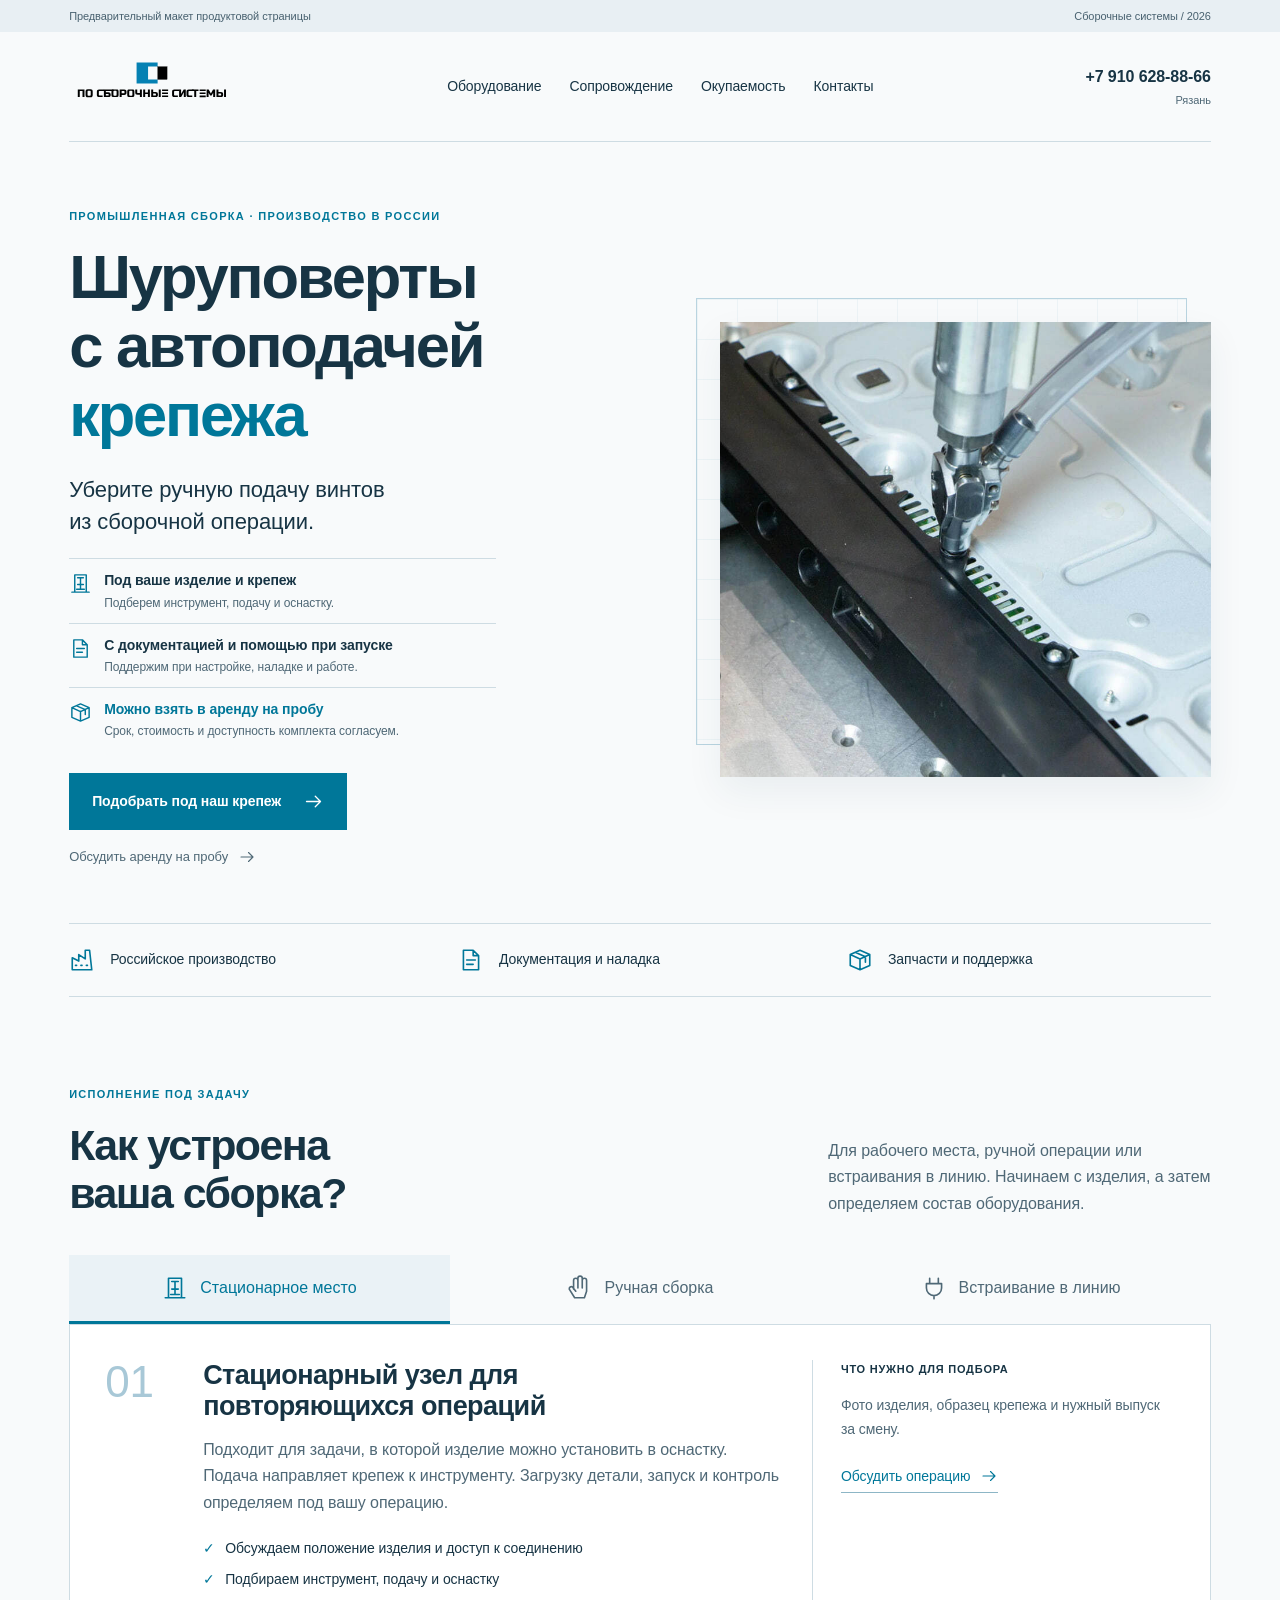
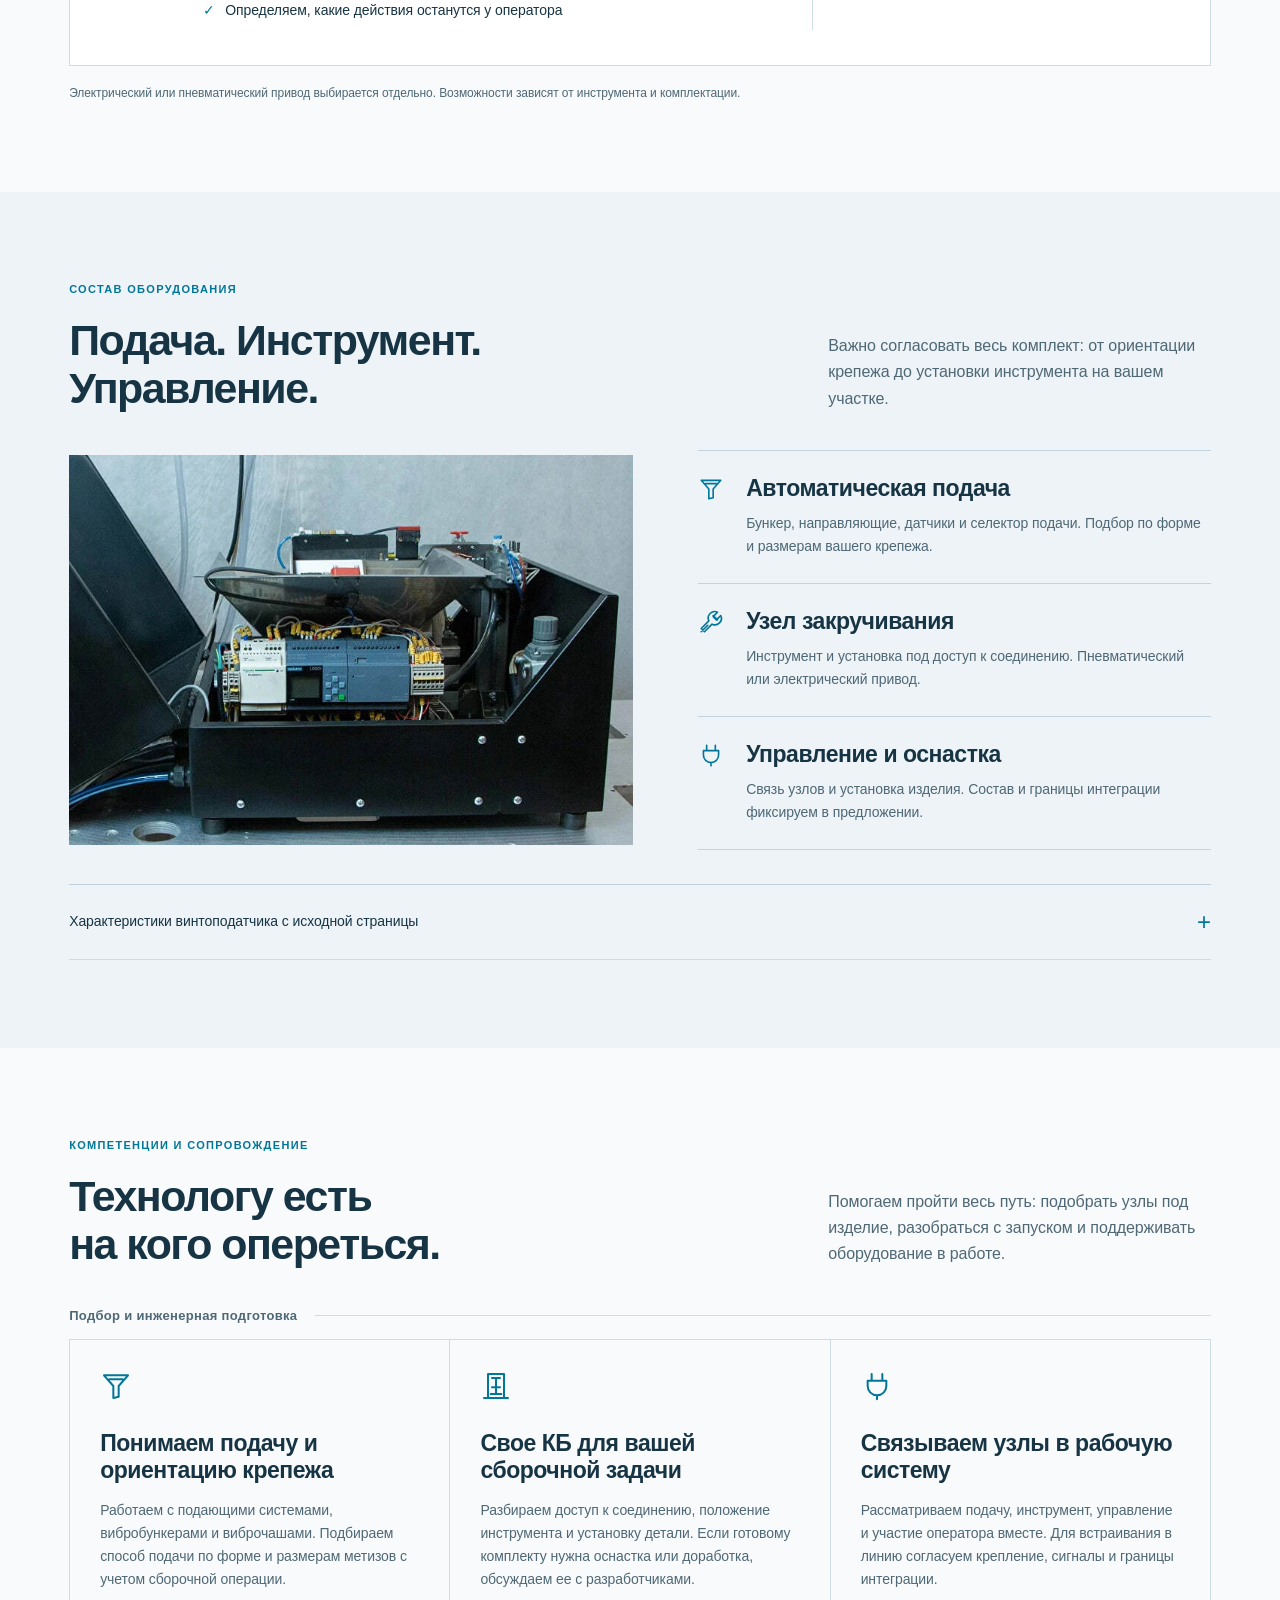
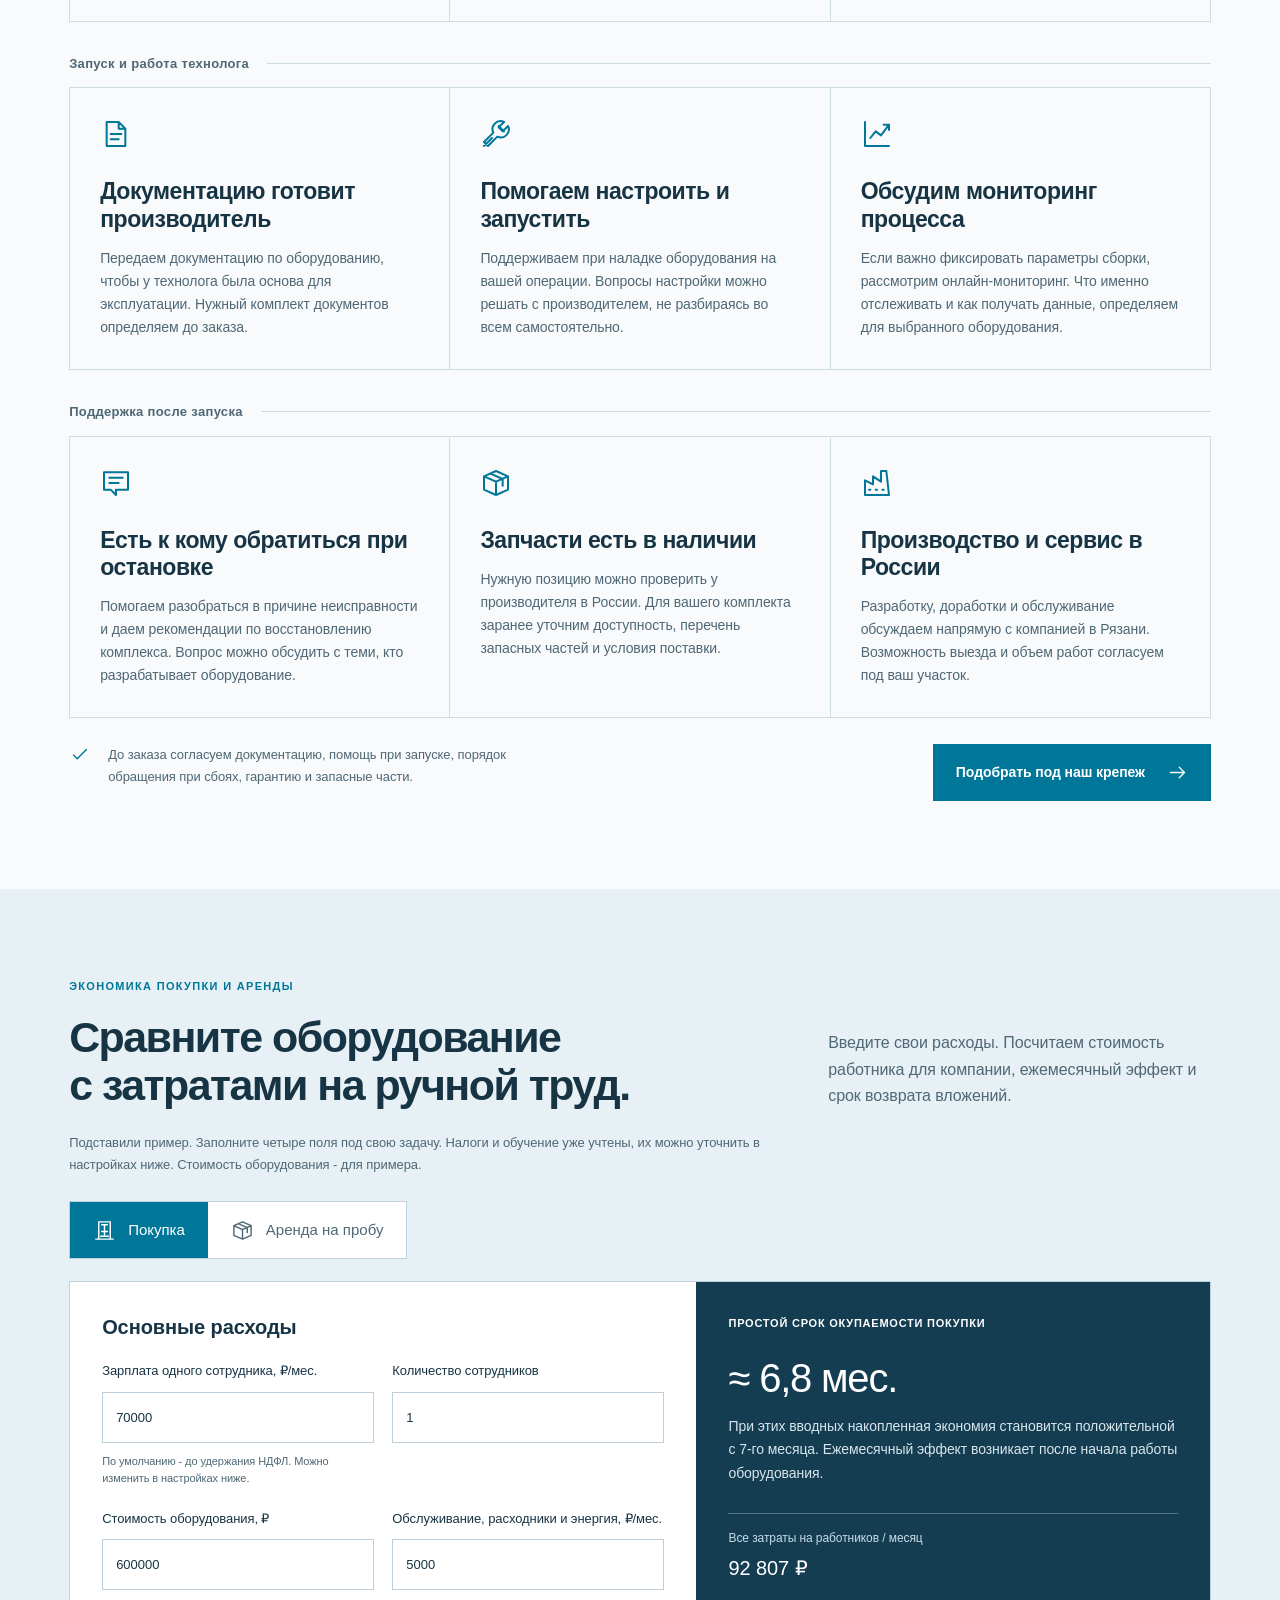
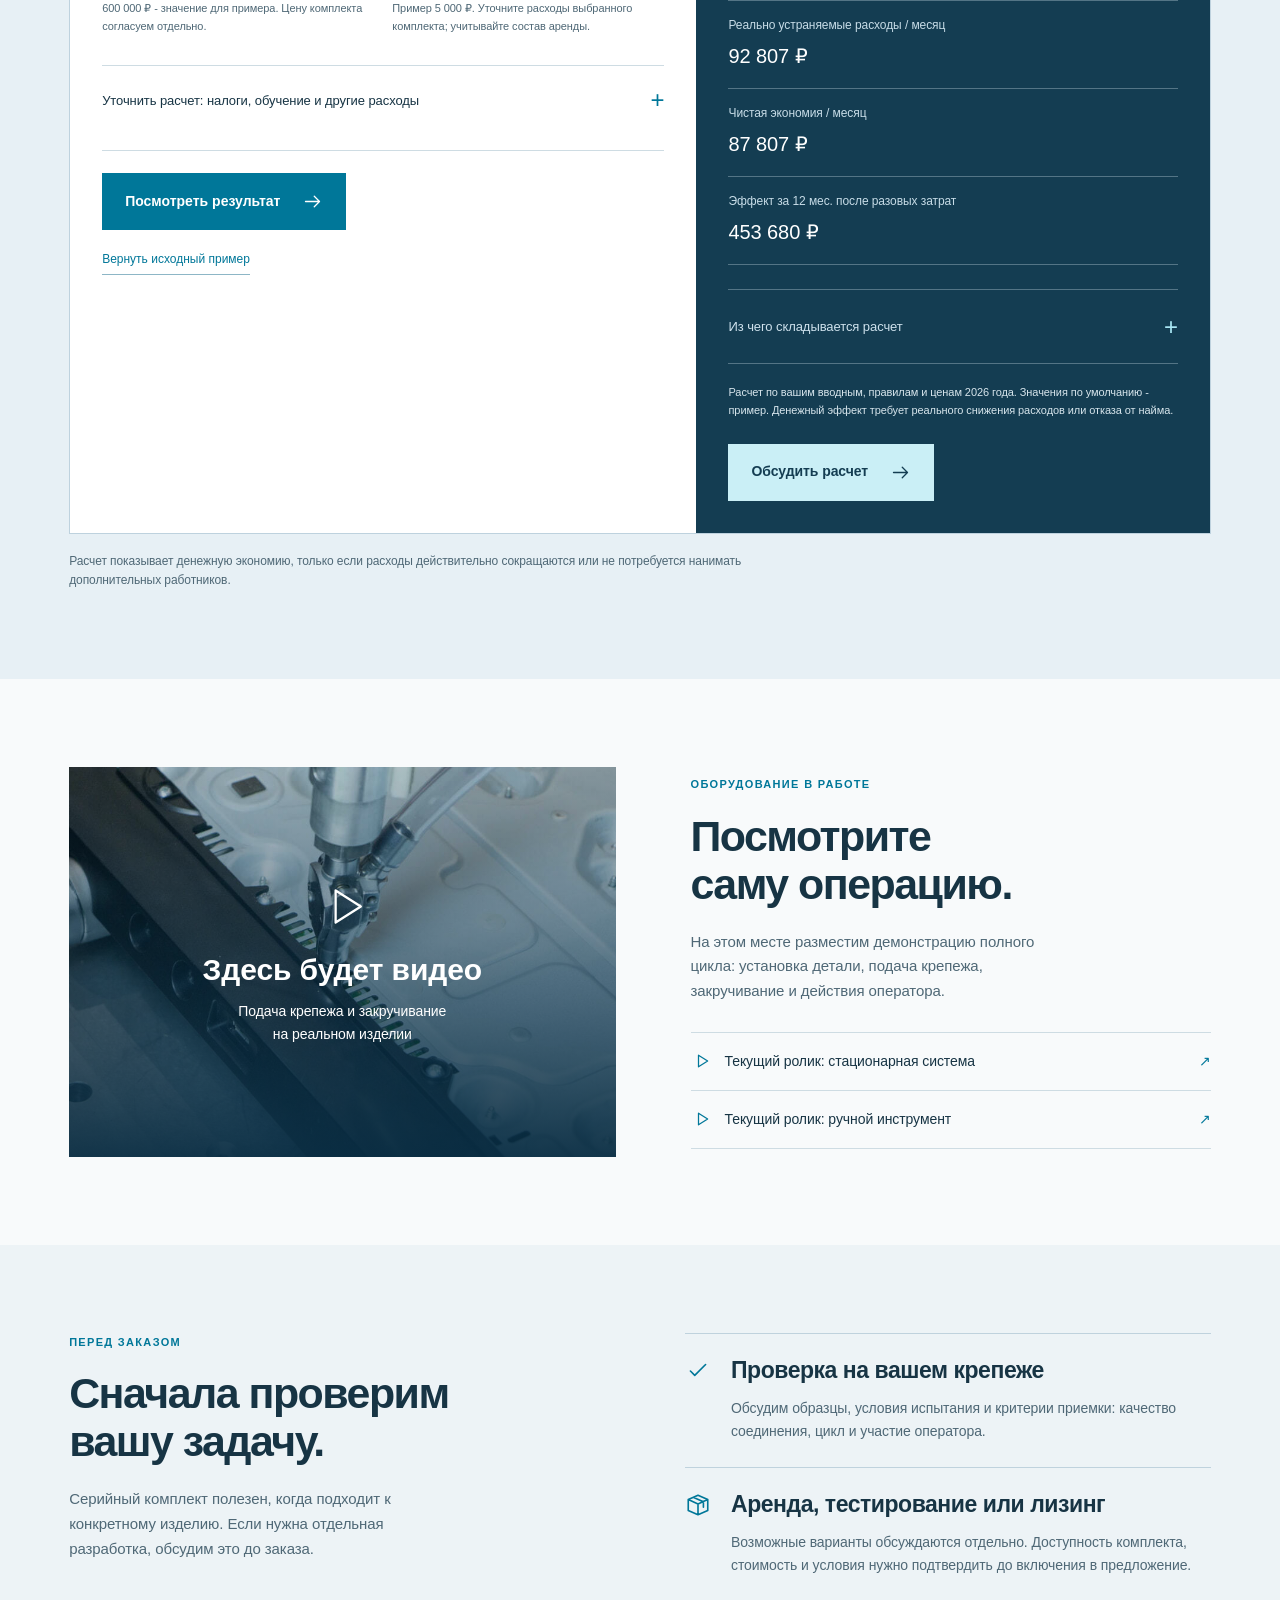
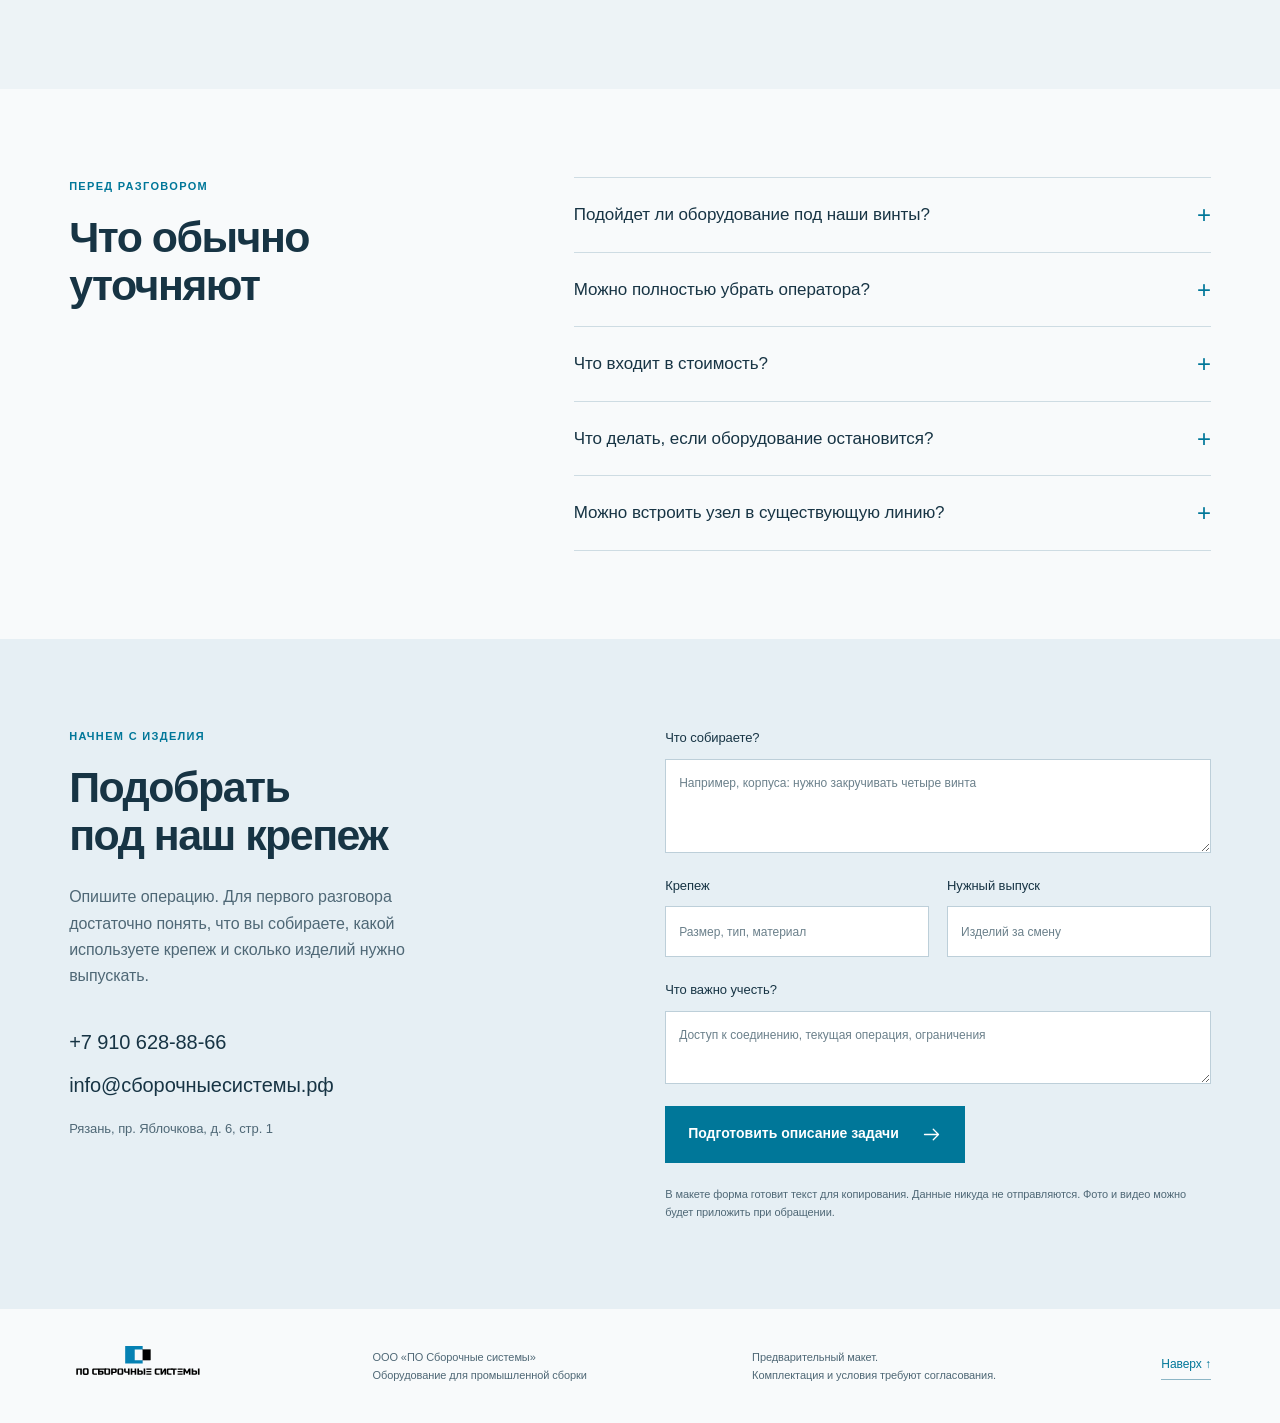
<file: index.html>
<!doctype html>
<html lang="ru">
<head>
  <meta charset="utf-8">
  <meta name="viewport" content="width=device-width,initial-scale=1">
  <meta name="robots" content="noindex,nofollow">
  <meta name="description" content="Предварительный макет страницы промышленных шуруповертов с автоматической подачей крепежа. ПО Сборочные системы, Рязань.">
  <title>Шуруповерты с автоподачей | Сборочные системы</title>
  <link rel="icon" href="assets/logo.svg" type="image/svg+xml">
  <link rel="stylesheet" href="scrollcraft.css">
  <link rel="stylesheet" href="styles.css?v=20261102-simple">
  <script defer src="scrollcraft.js"></script>
  <script defer src="roi-math.js?v=20261102-simple"></script>
  <script defer src="app.js?v=20261102-simple"></script>
  <script defer src="calculator.js?v=20261102-simple"></script>
</head>
<body>
<svg class="symbols" xmlns="http://www.w3.org/2000/svg" aria-hidden="true"><defs>
  <symbol id="i-arrow" viewBox="0 0 24 24"><path d="M4 12h16m-6-6 6 6-6 6"/></symbol>
  <symbol id="i-doc" viewBox="0 0 24 24"><path d="M14 3H5v18h14V8zm0 0v5h5M8 12h8m-8 4h6"/></symbol>
  <symbol id="i-tool" viewBox="0 0 24 24"><path d="m14 6 4 4m-9 5-6 6m15-18-4 4 3 3 4-4a6 6 0 0 1-8 8L6 21l-3-3 7-7a6 6 0 0 1 8-8Z"/></symbol>
  <symbol id="i-box" viewBox="0 0 24 24"><path d="m3 7 9-4 9 4v10l-9 4-9-4Zm0 0 9 4 9-4m-9 4v10M8 5l9 4v5"/></symbol>
  <symbol id="i-chat" viewBox="0 0 24 24"><path d="M21 4H3v13h5l4 4v-4h9ZM7 8h10M7 12h7"/></symbol>
  <symbol id="i-plant" viewBox="0 0 24 24"><path d="M3 21V10l6 3V7l6 4V3h4l2 18ZM6 17h1m4 0h1m4 0h1"/></symbol>
  <symbol id="i-chart" viewBox="0 0 24 24"><path d="M3 3v18h18M7 15l4-5 4 3 6-8M17 5h4v4"/></symbol>
  <symbol id="i-check" viewBox="0 0 24 24"><path d="m5 12 4 4L19 6"/></symbol>
  <symbol id="i-feed" viewBox="0 0 24 24"><path d="M3 4h18l-7 8v8l-4 1v-9ZM7 7h10"/></symbol>
  <symbol id="i-hand" viewBox="0 0 24 24"><path d="M7 13V5a2 2 0 0 1 4 0v7-9a2 2 0 0 1 4 0v9-7a2 2 0 0 1 4 0v10l-2 6H8l-5-8a2 2 0 0 1 3-2l3 4"/></symbol>
  <symbol id="i-fixed" viewBox="0 0 24 24"><path d="M3 21h18M6 21V3h12v18M9 6h6m-3 0v7m-3 0h6m-3 0v4m-4 1h8"/></symbol>
  <symbol id="i-plug" viewBox="0 0 24 24"><path d="M8 3v5m8-5v5M5 8h14v4a7 7 0 0 1-14 0Zm7 11v3"/></symbol>
  <symbol id="i-play" viewBox="0 0 24 24"><path d="m9 5 11 7-11 7Z"/></symbol>
  <symbol id="i-phone" viewBox="0 0 24 24"><path d="m7 3 3 5-3 3a15 15 0 0 0 6 6l3-3 5 3-1 4C10 23 1 14 3 4Z"/></symbol>
</defs></svg>
<div class="draft-bar"><div class="container">Предварительный макет продуктовой страницы <span>Сборочные системы / 2026</span></div></div>
<header class="header container">
  <a class="brand" href="#top" aria-label="Сборочные системы - начало страницы"><img src="assets/logo.svg" width="166" height="65" alt="ПО Сборочные системы"></a>
  <nav aria-label="Основное меню"><a href="#variants">Оборудование</a><a href="#support">Сопровождение</a><a href="#economics">Окупаемость</a><a href="#contact">Контакты</a></nav>
  <a class="header-phone" href="tel:+79106288866">+7 910 628-88-66<small>Рязань</small></a>
  <button class="menu-toggle" aria-expanded="false" aria-controls="mobile-menu">Меню <span>+</span></button>
</header>
<nav class="mobile-menu container" id="mobile-menu" aria-label="Мобильное меню" hidden><a href="#variants">Оборудование</a><a href="#support">Сопровождение</a><a href="#economics">Окупаемость</a><a href="#contact">Контакты</a><a href="tel:+79106288866">+7 910 628-88-66</a></nav>
<main id="top">
<section class="hero container">
  <div class="hero-copy"><p class="eyebrow">Промышленная сборка · Производство в России</p><h1>Шуруповерты<br>с автоподачей<br><span>крепежа</span></h1><p class="lead">Уберите ручную подачу винтов из сборочной операции.</p><ul class="hero-points"><li><svg aria-hidden="true"><use href="#i-fixed"/></svg><div><strong>Под ваше изделие и крепеж</strong><span>Подберем инструмент, подачу и оснастку.</span></div></li><li><svg aria-hidden="true"><use href="#i-doc"/></svg><div><strong>С документацией и помощью при запуске</strong><span>Поддержим при настройке, наладке и работе.</span></div></li><li class="rental-point"><svg aria-hidden="true"><use href="#i-box"/></svg><div><strong>Можно взять в аренду на пробу</strong><span>Срок, стоимость и доступность комплекта согласуем.</span></div></li></ul><a class="button" href="#contact">Подобрать под наш крепеж <svg><use href="#i-arrow"/></svg></a><a class="secondary" href="#contact" data-rental>Обсудить аренду на пробу <svg><use href="#i-arrow"/></svg></a></div>
  <div class="hero-visual"><div class="hero-grid" aria-hidden="true"></div><img class="hero-photo" src="assets/tool.jpg" width="922" height="787" alt="Узел закручивания крепежа на промышленном оборудовании" fetchpriority="high"></div>
</section>
<div class="promise-strip container"><div><svg><use href="#i-plant"/></svg><span>Российское производство</span></div><div><svg><use href="#i-doc"/></svg><span>Документация и наладка</span></div><div><svg><use href="#i-box"/></svg><span>Запчасти и поддержка</span></div></div>

<section class="section container" id="variants">
  <div class="section-heading"><div><p class="eyebrow">Исполнение под задачу</p><h2>Как устроена<br>ваша сборка?</h2></div><p>Для рабочего места, ручной операции или встраивания в линию. Начинаем с изделия, а затем определяем состав оборудования.</p></div>
  <div class="variant-tabs" role="tablist" aria-label="Выберите способ применения"><button role="tab" id="tab-fixed" aria-selected="true" aria-controls="variant-panel" data-variant="fixed"><svg><use href="#i-fixed"/></svg>Стационарное место</button><button role="tab" id="tab-hand" aria-selected="false" aria-controls="variant-panel" data-variant="hand" tabindex="-1"><svg><use href="#i-hand"/></svg>Ручная сборка</button><button role="tab" id="tab-line" aria-selected="false" aria-controls="variant-panel" data-variant="line" tabindex="-1"><svg><use href="#i-plug"/></svg>Встраивание в линию</button></div>
  <div class="variant-panel" id="variant-panel" role="tabpanel" aria-labelledby="tab-fixed" tabindex="0"><div class="variant-number" aria-hidden="true">01</div><div><h3 id="variant-title">Стационарный узел для повторяющихся операций</h3><p id="variant-copy">Подходит для задачи, в которой изделие можно установить в оснастку. Подача направляет крепеж к инструменту. Загрузку детали, запуск и контроль определяем под вашу операцию.</p><ul class="check-list" id="variant-list"><li>Обсуждаем положение изделия и доступ к соединению</li><li>Подбираем инструмент, подачу и оснастку</li><li>Определяем, какие действия останутся у оператора</li></ul></div><aside><span class="mini-label">Что нужно для подбора</span><p>Фото изделия, образец крепежа и нужный выпуск за смену.</p><a class="text-link" href="#contact">Обсудить операцию <svg><use href="#i-arrow"/></svg></a></aside></div>
  <p class="under-note">Электрический или пневматический привод выбирается отдельно. Возможности зависят от инструмента и комплектации.</p>
</section>

<section class="composition section" id="equipment"><div class="container">
  <div class="section-heading"><div><p class="eyebrow">Состав оборудования</p><h2>Подача. Инструмент.<br>Управление.</h2></div><p>Важно согласовать весь комплект: от ориентации крепежа до установки инструмента на вашем участке.</p></div>
  <div class="equipment-grid"><img src="assets/feeder.jpg" alt="Винтоподатчик с бункером и модулем управления" width="750" height="534" loading="lazy"><div class="equipment-items"><article><svg><use href="#i-feed"/></svg><div><h3>Автоматическая подача</h3><p>Бункер, направляющие, датчики и селектор подачи. Подбор по форме и размерам вашего крепежа.</p></div></article><article><svg><use href="#i-tool"/></svg><div><h3>Узел закручивания</h3><p>Инструмент и установка под доступ к соединению. Пневматический или электрический привод.</p></div></article><article><svg><use href="#i-plug"/></svg><div><h3>Управление и оснастка</h3><p>Связь узлов и установка изделия. Состав и границы интеграции фиксируем в предложении.</p></div></article></div></div>
  <details class="specs"><summary>Характеристики винтоподатчика с исходной страницы <span>+</span></summary><p>Параметры описанного узла подачи. Это не общие характеристики всех комплектов и не скорость сборки готового изделия.</p><dl><div><dt>Габариты</dt><dd>490 × 443 × 375 мм</dd></div><div><dt>Бункер</dt><dd>2 л</dd></div><div><dt>Масса</dt><dd>30 кг</dd></div><div><dt>Рабочее давление</dt><dd>6 бар</dd></div><div><dt>Питание</dt><dd>210-230 В</dd></div><div><dt>Мощность без инструмента</dt><dd>15 Вт</dd></div></dl><a class="text-link" href="https://xn--90aialvcgarhgbn8d1ch.xn--p1ai/page56574209.html" target="_blank" rel="noopener noreferrer">Исходное описание оборудования ↗</a></details>
</div></section>

<section class="section container" id="support">
  <div class="section-heading"><div><p class="eyebrow">Компетенции и сопровождение</p><h2>Технологу есть<br>на кого опереться.</h2></div><p>Помогаем пройти весь путь: подобрать узлы под изделие, разобраться с запуском и поддерживать оборудование в работе.</p></div>
  <div class="benefit-group">
    <h3 class="benefit-group-title"><span>Подбор и инженерная подготовка</span></h3>
    <div class="benefits">
      <article><svg aria-hidden="true"><use href="#i-feed"/></svg><h4>Понимаем подачу и ориентацию крепежа</h4><p>Работаем с подающими системами, вибробункерами и виброчашами. Подбираем способ подачи по форме и размерам метизов с учетом сборочной операции.</p></article>
      <article><svg aria-hidden="true"><use href="#i-fixed"/></svg><h4>Свое КБ для вашей сборочной задачи</h4><p>Разбираем доступ к соединению, положение инструмента и установку детали. Если готовому комплекту нужна оснастка или доработка, обсуждаем ее с разработчиками.</p></article>
      <article><svg aria-hidden="true"><use href="#i-plug"/></svg><h4>Связываем узлы в рабочую систему</h4><p>Рассматриваем подачу, инструмент, управление и участие оператора вместе. Для встраивания в линию согласуем крепление, сигналы и границы интеграции.</p></article>
    </div>
  </div>
  <div class="benefit-group">
    <h3 class="benefit-group-title"><span>Запуск и работа технолога</span></h3>
    <div class="benefits">
      <article><svg aria-hidden="true"><use href="#i-doc"/></svg><h4>Документацию готовит производитель</h4><p>Передаем документацию по оборудованию, чтобы у технолога была основа для эксплуатации. Нужный комплект документов определяем до заказа.</p></article>
      <article><svg aria-hidden="true"><use href="#i-tool"/></svg><h4>Помогаем настроить и запустить</h4><p>Поддерживаем при наладке оборудования на вашей операции. Вопросы настройки можно решать с производителем, не разбираясь во всем самостоятельно.</p></article>
      <article><svg aria-hidden="true"><use href="#i-chart"/></svg><h4>Обсудим мониторинг процесса</h4><p>Если важно фиксировать параметры сборки, рассмотрим онлайн-мониторинг. Что именно отслеживать и как получать данные, определяем для выбранного оборудования.</p></article>
    </div>
  </div>
  <div class="benefit-group">
    <h3 class="benefit-group-title"><span>Поддержка после запуска</span></h3>
    <div class="benefits">
      <article><svg aria-hidden="true"><use href="#i-chat"/></svg><h4>Есть к кому обратиться при остановке</h4><p>Помогаем разобраться в причине неисправности и даем рекомендации по восстановлению комплекса. Вопрос можно обсудить с теми, кто разрабатывает оборудование.</p></article>
      <article><svg aria-hidden="true"><use href="#i-box"/></svg><h4>Запчасти есть в наличии</h4><p>Нужную позицию можно проверить у производителя в России. Для вашего комплекта заранее уточним доступность, перечень запасных частей и условия поставки.</p></article>
      <article><svg aria-hidden="true"><use href="#i-plant"/></svg><h4>Производство и сервис в России</h4><p>Разработку, доработки и обслуживание обсуждаем напрямую с компанией в Рязани. Возможность выезда и объем работ согласуем под ваш участок.</p></article>
    </div>
  </div>
  <div class="support-bottom"><div class="service-note"><svg aria-hidden="true"><use href="#i-check"/></svg><p>До заказа согласуем документацию, помощь при запуске, порядок обращения при сбоях, гарантию и запасные части.</p></div><a class="button" href="#contact">Подобрать под наш крепеж <svg aria-hidden="true"><use href="#i-arrow"/></svg></a></div>
</section>

<section class="economics section" id="economics"><div class="container">
  <div class="section-heading"><div><p class="eyebrow">Экономика покупки и аренды</p><h2>Сравните оборудование<br>с затратами на ручной труд.</h2></div><p>Введите свои расходы. Посчитаем стоимость работника для компании, ежемесячный эффект и срок возврата вложений.</p></div>
  <p class="calculator-example">Подставили пример. Заполните четыре поля под свою задачу. Налоги и обучение уже учтены, их можно уточнить в настройках ниже. Стоимость оборудования - для примера.</p>
  <div class="calc-mode" role="group" aria-label="Способ получения оборудования"><button type="button" data-calc-mode="buy" aria-pressed="true"><svg aria-hidden="true"><use href="#i-fixed"/></svg>Покупка</button><button type="button" data-calc-mode="rent" aria-pressed="false"><svg aria-hidden="true"><use href="#i-box"/></svg>Аренда на пробу</button></div>
  <div class="calculator detailed-calculator">
    <form id="roi-form" class="calc-fields"><fieldset><legend>Основные расходы</legend><div class="calc-input-grid"><label>Зарплата одного сотрудника, ₽/мес.<input name="salary" type="number" min="0" max="100000000" step="any" value="70000" inputmode="decimal" required><small>По умолчанию - до удержания НДФЛ. Можно изменить в настройках ниже.</small></label><label>Количество сотрудников<input name="people" type="number" min="1" max="1000" step="1" value="1" required></label><label id="purchase-field">Стоимость оборудования, ₽<input name="equipment" type="number" min="0" max="1000000000" step="any" value="600000" inputmode="decimal" required><small>600 000 ₽ - значение для примера. Цену комплекта согласуем отдельно.</small></label><label id="rent-field" hidden>Аренда оборудования, ₽/мес.<input name="rent" type="number" min="0" max="100000000" step="any" placeholder="По предложению производителя" inputmode="decimal" disabled><small>Тариф не задан: введите согласованную стоимость аренды.</small></label><label>Обслуживание, расходники и энергия, ₽/мес.<input name="running" type="number" min="0" max="100000000" step="any" value="5000" inputmode="decimal" required><small>Пример 5 000 ₽. Уточните расходы выбранного комплекта; учитывайте состав аренды.</small></label></div></fieldset><details class="tax-settings advanced-settings" id="advanced-settings"><summary>Уточнить расчет: налоги, обучение и другие расходы <span>+</span></summary><div class="calc-input-grid"><label>Как указана зарплата<select name="basis" aria-label="Как указана зарплата"><option value="gross">До удержания НДФЛ</option><option value="net">На руки после НДФЛ</option></select></label><label>Обучение одного сотрудника, ₽/год<input name="training" type="number" min="0" max="100000000" step="any" value="20000" inputmode="decimal" required><small>Укажите будущий годовой бюджет. Уже оплаченное обучение не является будущей экономией.</small></label><label class="full-field">Какой эффект ожидаете<select name="savingType" aria-label="Какой эффект ожидаете"><option value="cash">Снизить расходы или избежать дополнительного найма</option><option value="time">Только освободить время, зарплата останется</option></select></label><label>Доля расходов, которую реально уберем, %<input name="share" type="number" min="0" max="100" step="any" value="100" required><small>100% означает полное устранение этих расходов, а не просто ускорение отдельной операции.</small></label><label>Период сравнения, мес.<input name="months" type="number" min="1" max="60" step="1" value="12" required></label><label>Оснастка, доставка и запуск, ₽<input name="setup" type="number" min="0" max="1000000000" step="any" value="0" inputmode="decimal" required></label></div><fieldset class="contribution-settings"><legend>Взносы работодателя</legend><div class="calc-input-grid">
        <label class="full-field">Страховые взносы<select name="tariff" aria-label="Страховые взносы"><option value="standard">Общий тариф по правилам 2026 года</option><option value="custom">Средний тариф компании, указанный бухгалтером</option></select></label>
        <label id="custom-rate-field" hidden>Средняя ставка страховых взносов, %<input name="customRate" required type="number" min="0" max="100" step="any" value="30" disabled></label>
        <label>Взносы на травматизм, %<input name="injuryRate" type="number" min="0" max="100" step="any" value="0.2" inputmode="decimal" required><small>0,2% - пример. Подставьте свой тариф из уведомления СФР.</small></label>
        <label>Дополнительные взносы, %<input name="additionalRate" type="number" min="0" max="100" step="any" value="0" inputmode="decimal" required><small>Если применяются к условиям труда.</small></label>
      </div><p>Общий тариф: 30% в пределах годовой базы 2 979 000 ₽ на человека и 15,1% сверх нее. Для льготного режима укажите фактический средний тариф компании. Льготы автоматически не применяются.</p><p>НДФЛ рассчитан по прогрессивной шкале для зарплаты налогового резидента, без вычетов и других доходов. Он уже входит в начисленную зарплату и повторно к расходам не прибавляется. Зарплата предполагается одинаковой каждый месяц, взносы и обучение показаны в среднем за год.</p><p>Источники: <a href="https://www.nalog.gov.ru/rn50/news/activities_fts/16626179/" target="_blank" rel="noopener noreferrer">ФНС: взносы в 2026 году</a>, <a href="https://www.nalog.gov.ru/rn16/promo/nu/" target="_blank" rel="noopener noreferrer">ФНС: шкала НДФЛ</a>, <a href="https://sfr.gov.ru/employers/insurance_premiums_tariffs/" target="_blank" rel="noopener noreferrer">СФР: травматизм</a>.</p></fieldset><p>Предварительная оценка в ценах и по правилам 2026 года. Введите расходы на одинаковой основе по НДС. Не учитывает кредит, налог на прибыль, амортизацию и доход от дополнительного выпуска. Если зарплата остается прежней, выберите вариант «только освободить время»: денежная экономия на ней не возникнет.</p></details><div class="calc-actions"><button type="submit" class="button">Посмотреть результат <svg aria-hidden="true"><use href="#i-arrow"/></svg></button><button type="button" class="text-link example-button" id="example">Вернуть исходный пример</button></div></form>
    <div class="calc-result" id="calc-result" tabindex="-1" aria-live="polite" aria-atomic="true"><span class="mini-label" id="payback-label">Простой срок окупаемости покупки</span><strong id="payback">Считаем</strong><p id="calc-summary"></p><div class="calc-metrics"><div><span>Все затраты на работников / месяц</span><b id="staff-cost"></b></div><div><span>Реально устраняемые расходы / месяц</span><b id="avoided-cost"></b></div><div><span>Чистая экономия / месяц</span><b id="net-saving"></b></div><div><span id="effect-label">Эффект за 12 месяцев после вложений</span><b id="year-effect"></b></div></div><details class="result-details"><summary>Из чего складывается расчет <span>+</span></summary><div class="employee-breakdown"><h3>Один сотрудник в месяц</h3><dl><div><dt>Начисленная зарплата</dt><dd id="gross-cost"></dd></div><div><dt>НДФЛ внутри зарплаты</dt><dd id="ndfl-cost"></dd></div><div><dt>На руки</dt><dd id="takehome-cost"></dd></div><div><dt>Взносы работодателя</dt><dd id="insurance-cost"></dd></div><div><dt>Травматизм и доп. взносы</dt><dd id="injury-cost"></dd></div><div><dt>Обучение, бюджет / 12</dt><dd id="training-cost"></dd></div></dl></div><div class="period-comparison"><p>За выбранный период</p><div><span>Без оборудования</span><b id="manual-period"></b></div><div><span>С оборудованием</span><b id="machine-period"></b></div></div></details><p class="calc-disclaimer" id="calc-status"></p><a class="button calc-request" href="#contact" id="discuss-calculation">Обсудить расчет <svg aria-hidden="true"><use href="#i-arrow"/></svg></a></div>
  </div>
  <p class="under-note">Расчет показывает денежную экономию, только если расходы действительно сокращаются или не потребуется нанимать дополнительных работников.</p>
</div></section>


<section class="section container" id="demo"><div class="demo-grid"><div class="demo-image video-placeholder"><img src="assets/tool.jpg" alt="Рабочий узел шуруповерта на изображении для будущего видео" width="922" height="787" loading="lazy"><div class="video-placeholder-copy"><svg aria-hidden="true"><use href="#i-play"/></svg><strong>Здесь будет видео</strong><span>Подача крепежа и закручивание на реальном изделии</span></div></div><div><p class="eyebrow">Оборудование в работе</p><h2>Посмотрите<br>саму операцию.</h2><p>На этом месте разместим демонстрацию полного цикла: установка детали, подача крепежа, закручивание и действия оператора.</p><div class="video-links"><a href="https://rutube.ru/video/3689a29682b05aac5c1adabfa721ef61/" target="_blank" rel="noopener noreferrer"><svg><use href="#i-play"/></svg>Текущий ролик: стационарная система <span>↗</span></a><a href="https://rutube.ru/video/063481a1d80e15f8c50c3e44c8a2e6d3/" target="_blank" rel="noopener noreferrer"><svg><use href="#i-play"/></svg>Текущий ролик: ручной инструмент <span>↗</span></a></div></div></div></section>

<section class="section options"><div class="container options-grid"><div><p class="eyebrow">Перед заказом</p><h2>Сначала проверим<br>вашу задачу.</h2><p>Серийный комплект полезен, когда подходит к конкретному изделию. Если нужна отдельная разработка, обсудим это до заказа.</p></div><div><article><svg><use href="#i-check"/></svg><div><h3>Проверка на вашем крепеже</h3><p>Обсудим образцы, условия испытания и критерии приемки: качество соединения, цикл и участие оператора.</p></div></article><article><svg><use href="#i-box"/></svg><div><h3>Аренда, тестирование или лизинг</h3><p>Возможные варианты обсуждаются отдельно. Доступность комплекта, стоимость и условия нужно подтвердить до включения в предложение.</p></div></article></div></div></section>

<section class="section container faq" id="questions"><div><p class="eyebrow">Перед разговором</p><h2>Что обычно<br>уточняют</h2></div><div class="faq-list"><details><summary>Подойдет ли оборудование под наши винты?<span>+</span></summary><p>Нужны размеры и форма крепежа, материал изделия и доступ к месту закручивания. По этим данным определяем применимость и необходимость проверки на образце.</p></details><details><summary>Можно полностью убрать оператора?<span>+</span></summary><p>Это зависит от всей операции: как устанавливается и снимается изделие, как запускается цикл и контролируется результат. Автоподача сама по себе не означает полностью автоматическую сборку.</p></details><details><summary>Что входит в стоимость?<span>+</span></summary><p>После подбора фиксируем инструмент, подачу, управление, оснастку и работы по внедрению. Документы и объем сопровождения также согласуем. Единой цены для всех операций нет.</p></details><details><summary>Что делать, если оборудование остановится?<span>+</span></summary><p>Обратиться к производителю: поможем с диагностикой и рекомендациями по восстановлению. Для конкретного комплекта заранее согласуем порядок обращения, гарантию и нужные запасные части.</p></details><details><summary>Можно встроить узел в существующую линию?<span>+</span></summary><p>Рассмотрим габариты, крепление, сигналы управления и требования к циклу. Границы интеграции и совместимость определяются по вашей линии.</p></details></div></section>

<section class="contact section" id="contact"><div class="container contact-grid"><div><p class="eyebrow">Начнем с изделия</p><h2>Подобрать<br>под наш крепеж</h2><p>Опишите операцию. Для первого разговора достаточно понять, что вы собираете, какой используете крепеж и сколько изделий нужно выпускать.</p><div class="contact-details"><a href="tel:+79106288866">+7 910 628-88-66</a><a href="mailto:info@сборочныесистемы.рф">info@сборочныесистемы.рф</a><p>Рязань, пр. Яблочкова, д. 6, стр. 1</p></div></div><form class="request-form" id="request-form"><label>Что собираете?<textarea name="product" rows="3" placeholder="Например, корпуса: нужно закручивать четыре винта" required maxlength="2000"></textarea></label><div class="form-row"><label>Крепеж<input name="fastener" placeholder="Размер, тип, материал" maxlength="200"></label><label>Нужный выпуск<input name="volume" placeholder="Изделий за смену" maxlength="200"></label></div><label>Что важно учесть?<textarea name="details" rows="2" placeholder="Доступ к соединению, текущая операция, ограничения" maxlength="2000"></textarea></label><button class="button" type="submit">Подготовить описание задачи <svg><use href="#i-arrow"/></svg></button><p class="form-note">В макете форма готовит текст для копирования. Данные никуда не отправляются. Фото и видео можно будет приложить при обращении.</p><div id="request-result" hidden><label>Текст для обращения<textarea id="request-text" readonly rows="7"></textarea></label><button class="text-link" type="button" id="copy-request">Скопировать текст</button><p id="copy-status" role="status"></p></div></form></div></section>
</main>
<footer class="container footer"><a class="brand" href="#top"><img src="assets/logo.svg" width="138" height="54" alt="ПО Сборочные системы"></a><p>ООО «ПО Сборочные системы»<br>Оборудование для промышленной сборки</p><p>Предварительный макет.<br>Комплектация и условия требуют согласования.</p><a href="#top" class="text-link">Наверх ↑</a></footer>
</body></html>
</file>
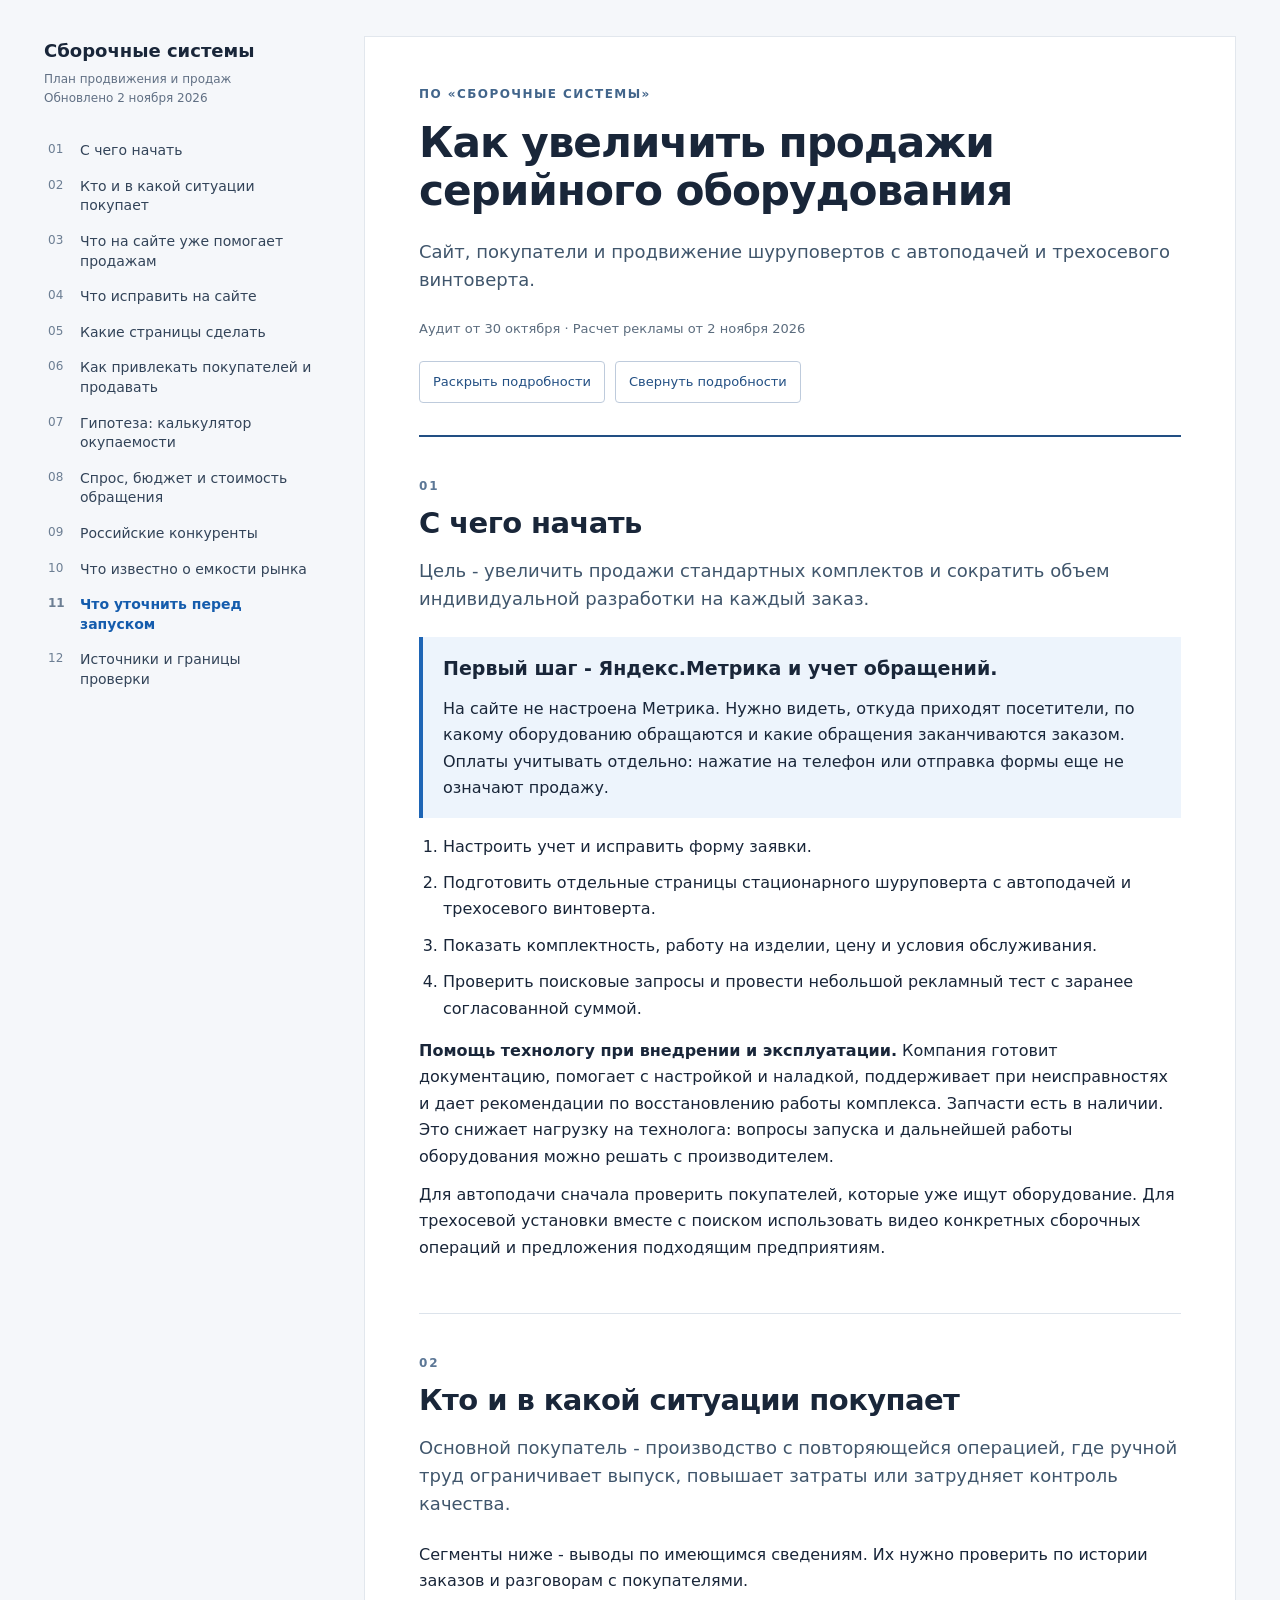
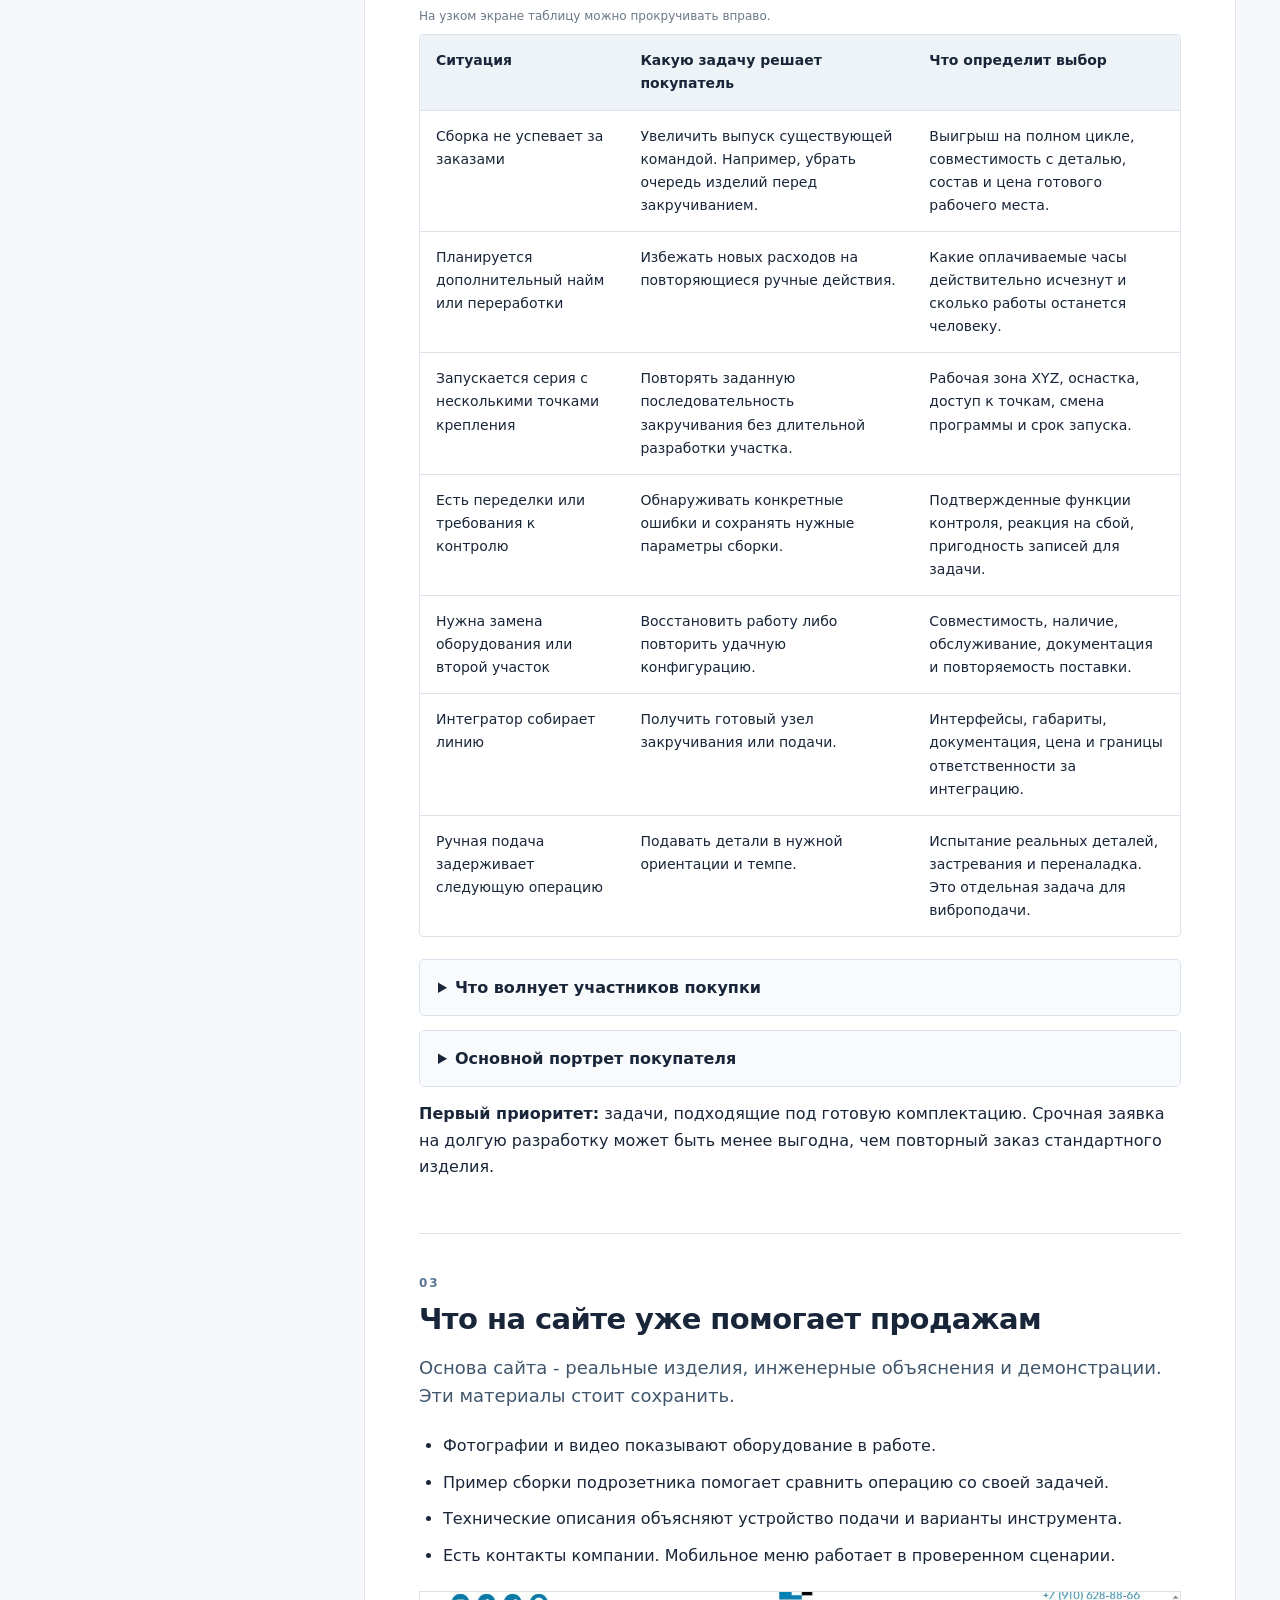
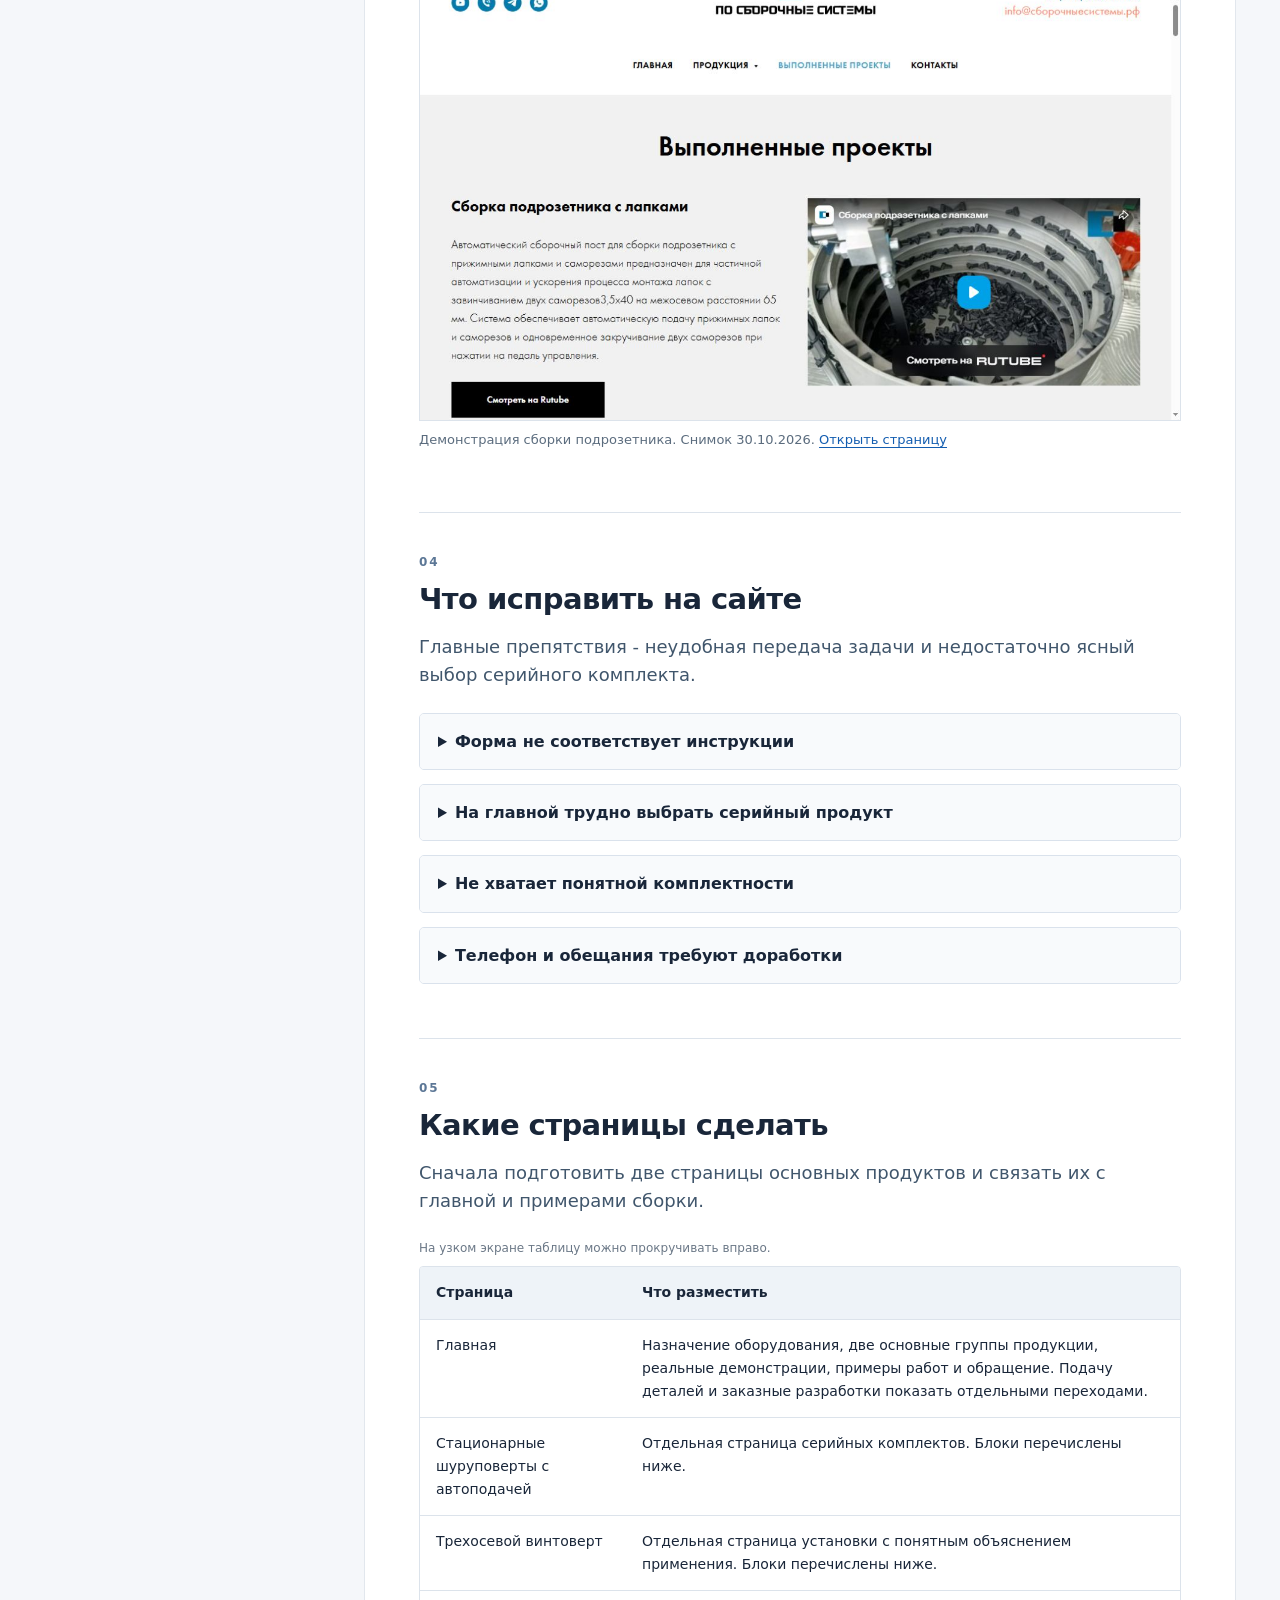
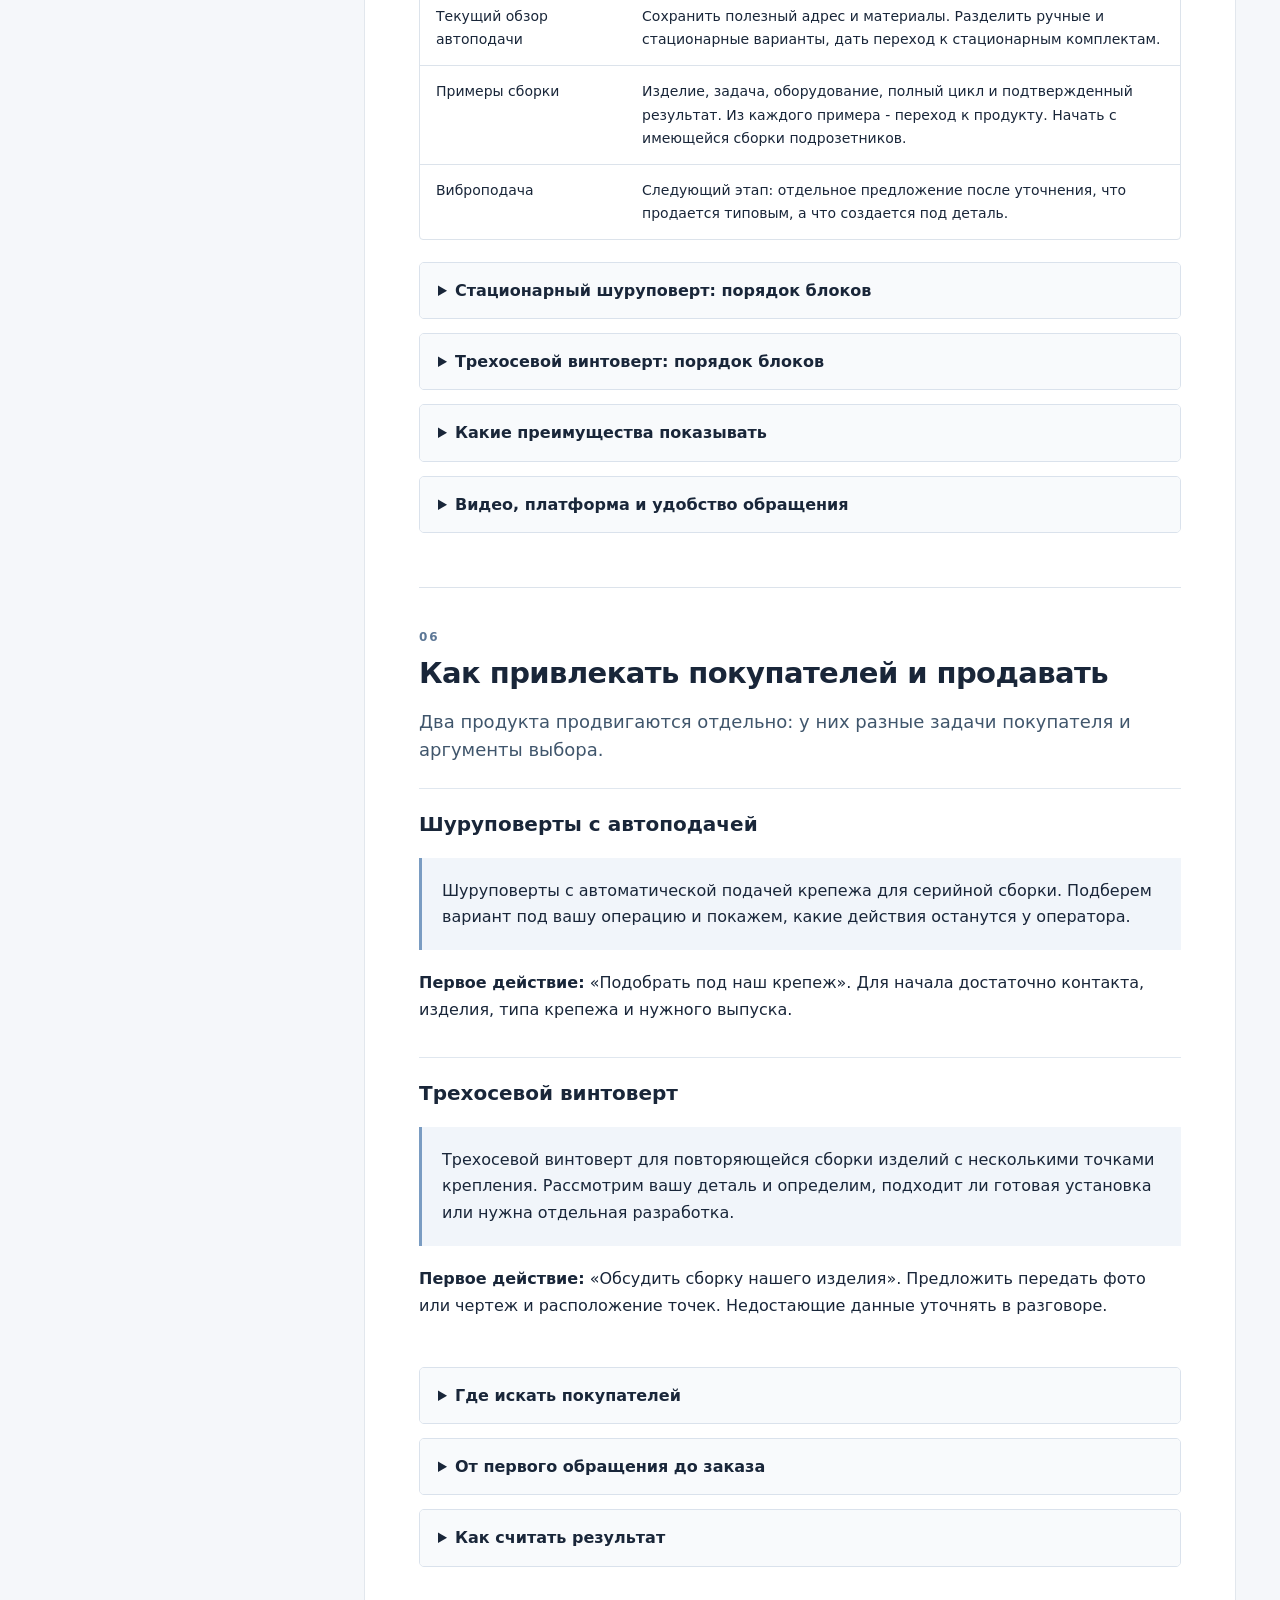
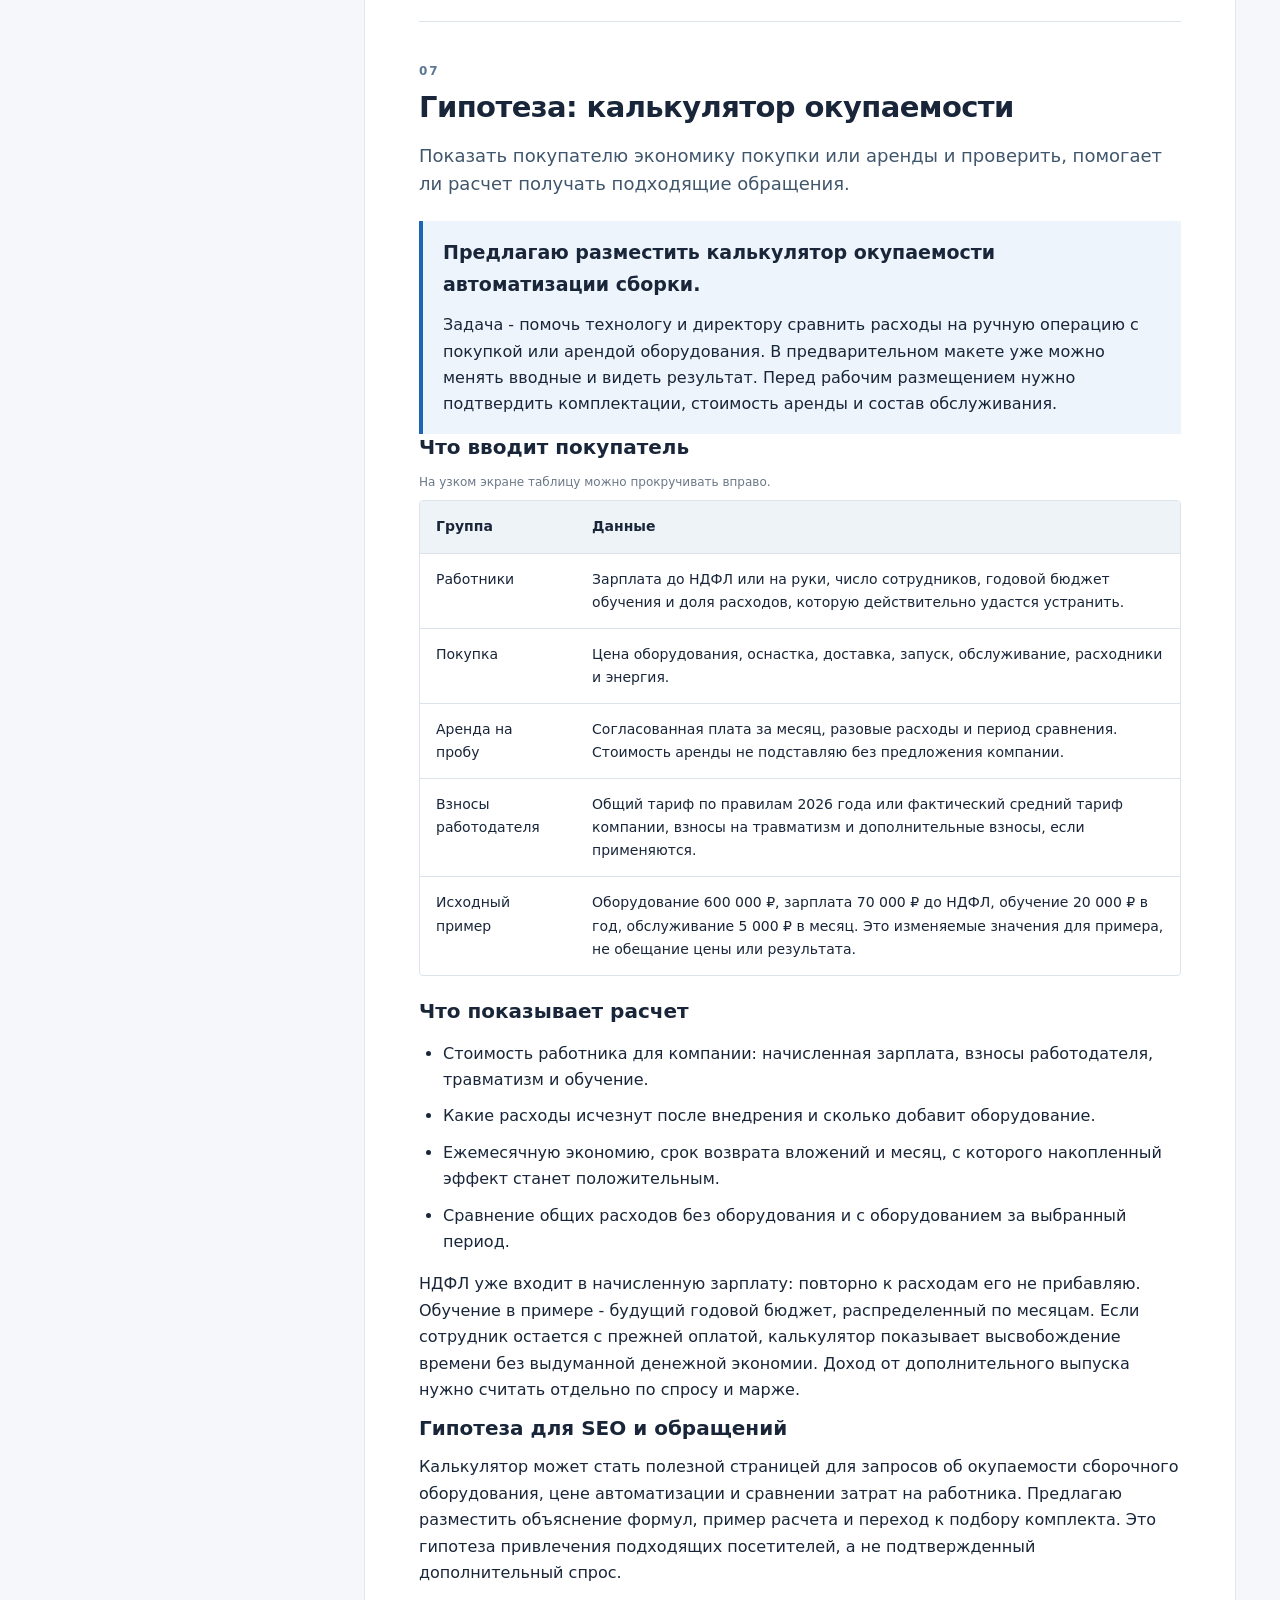
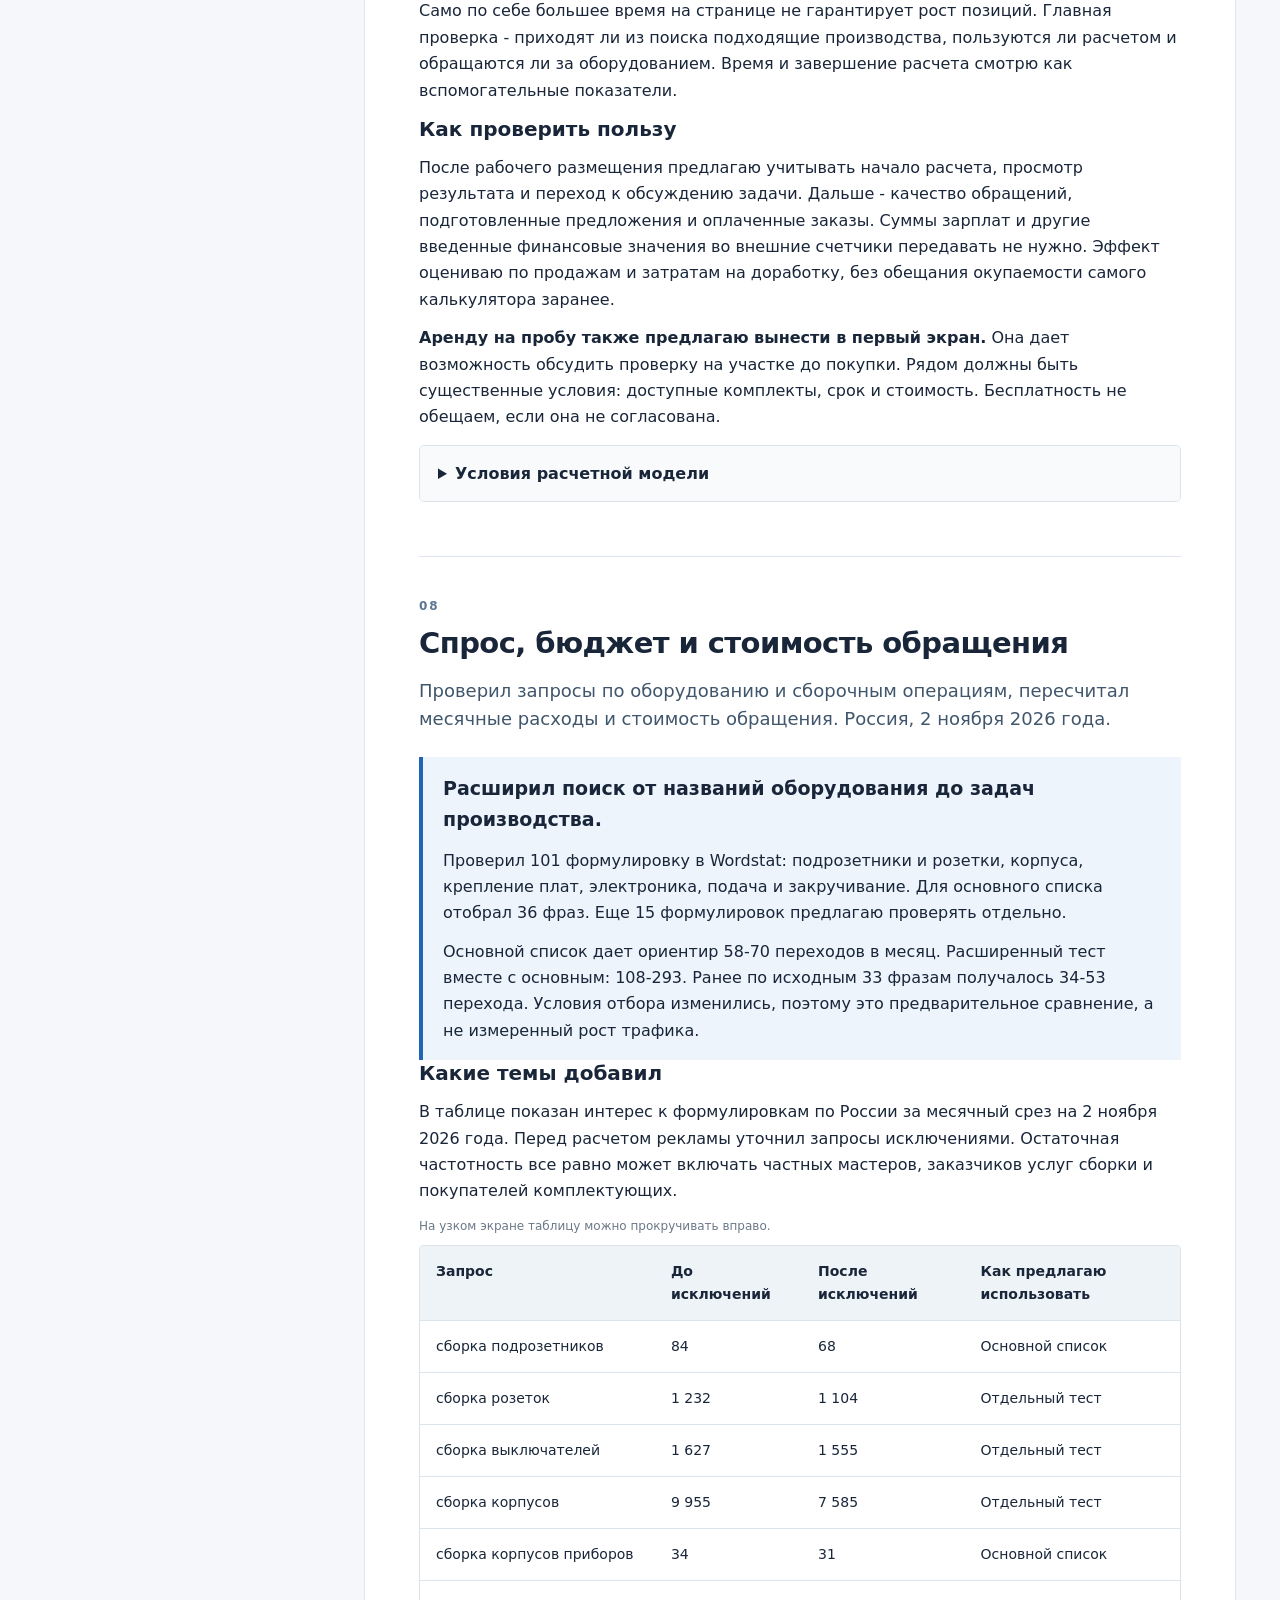
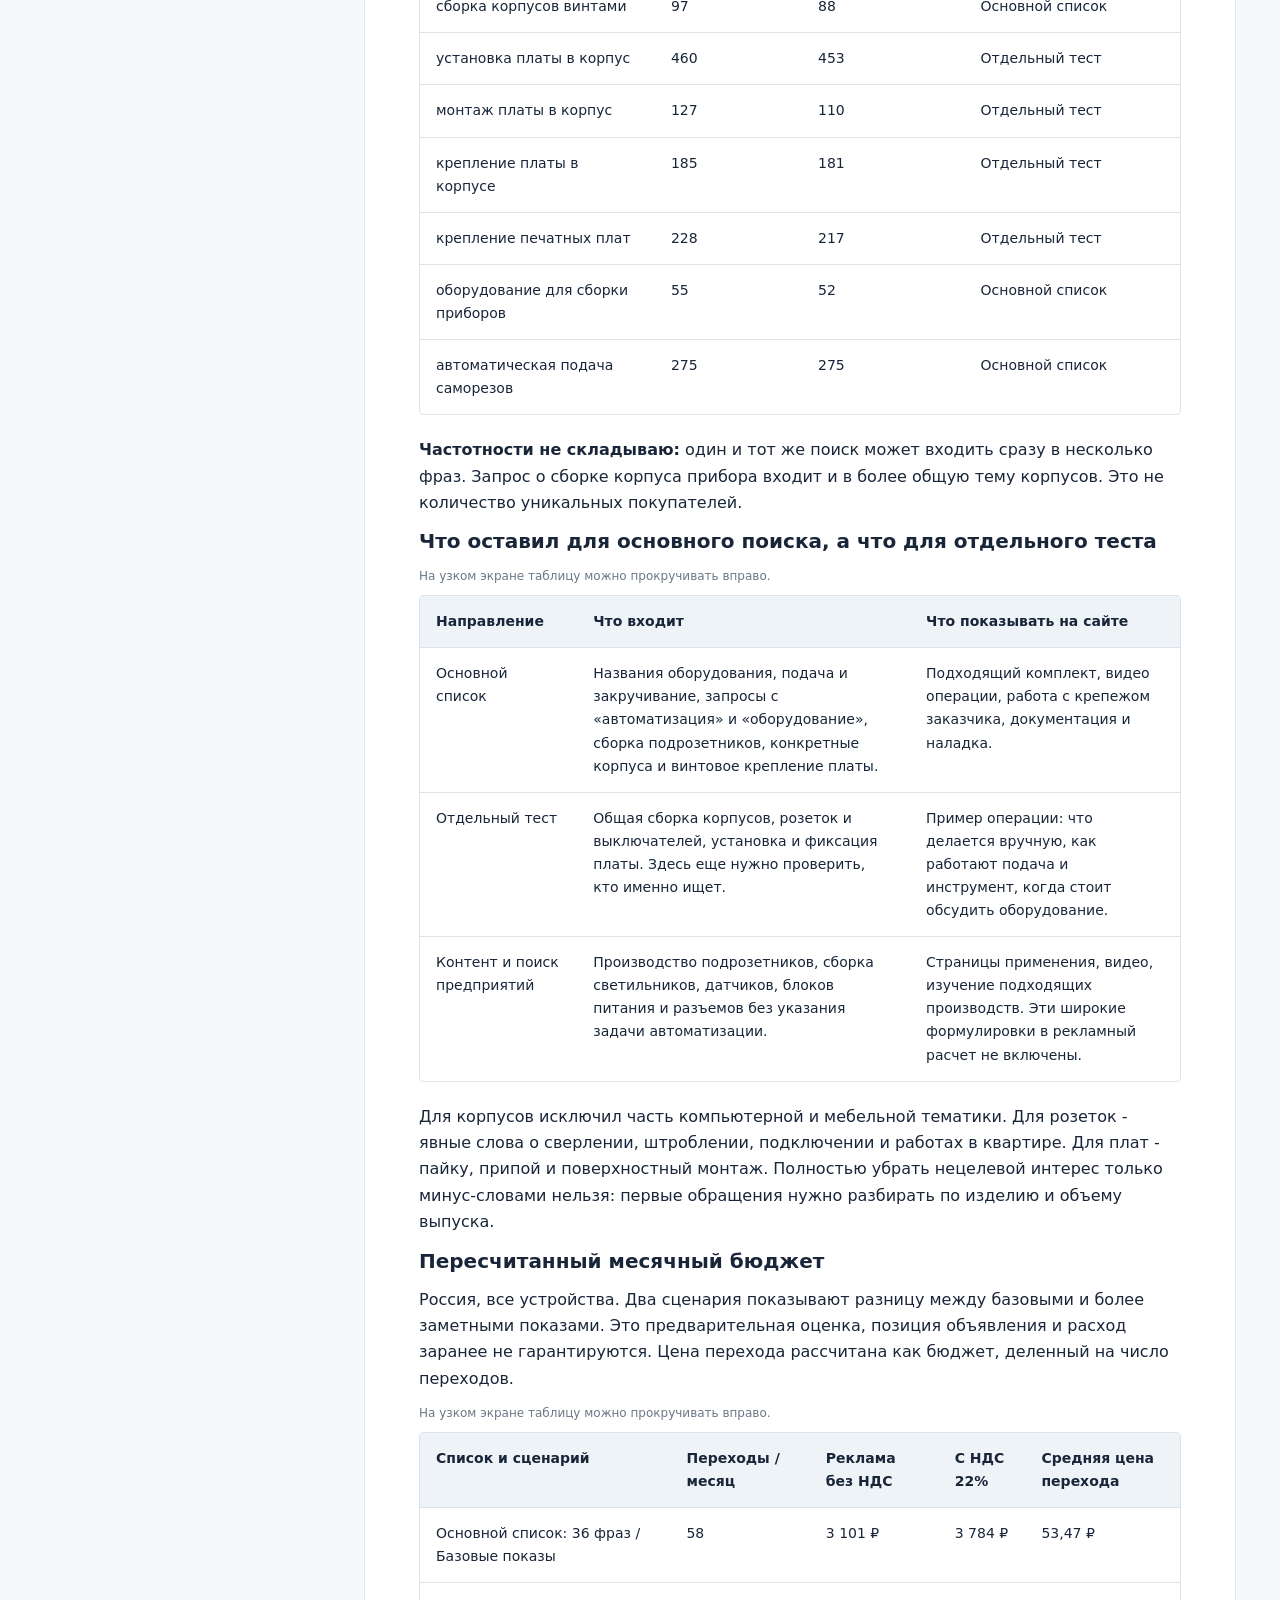
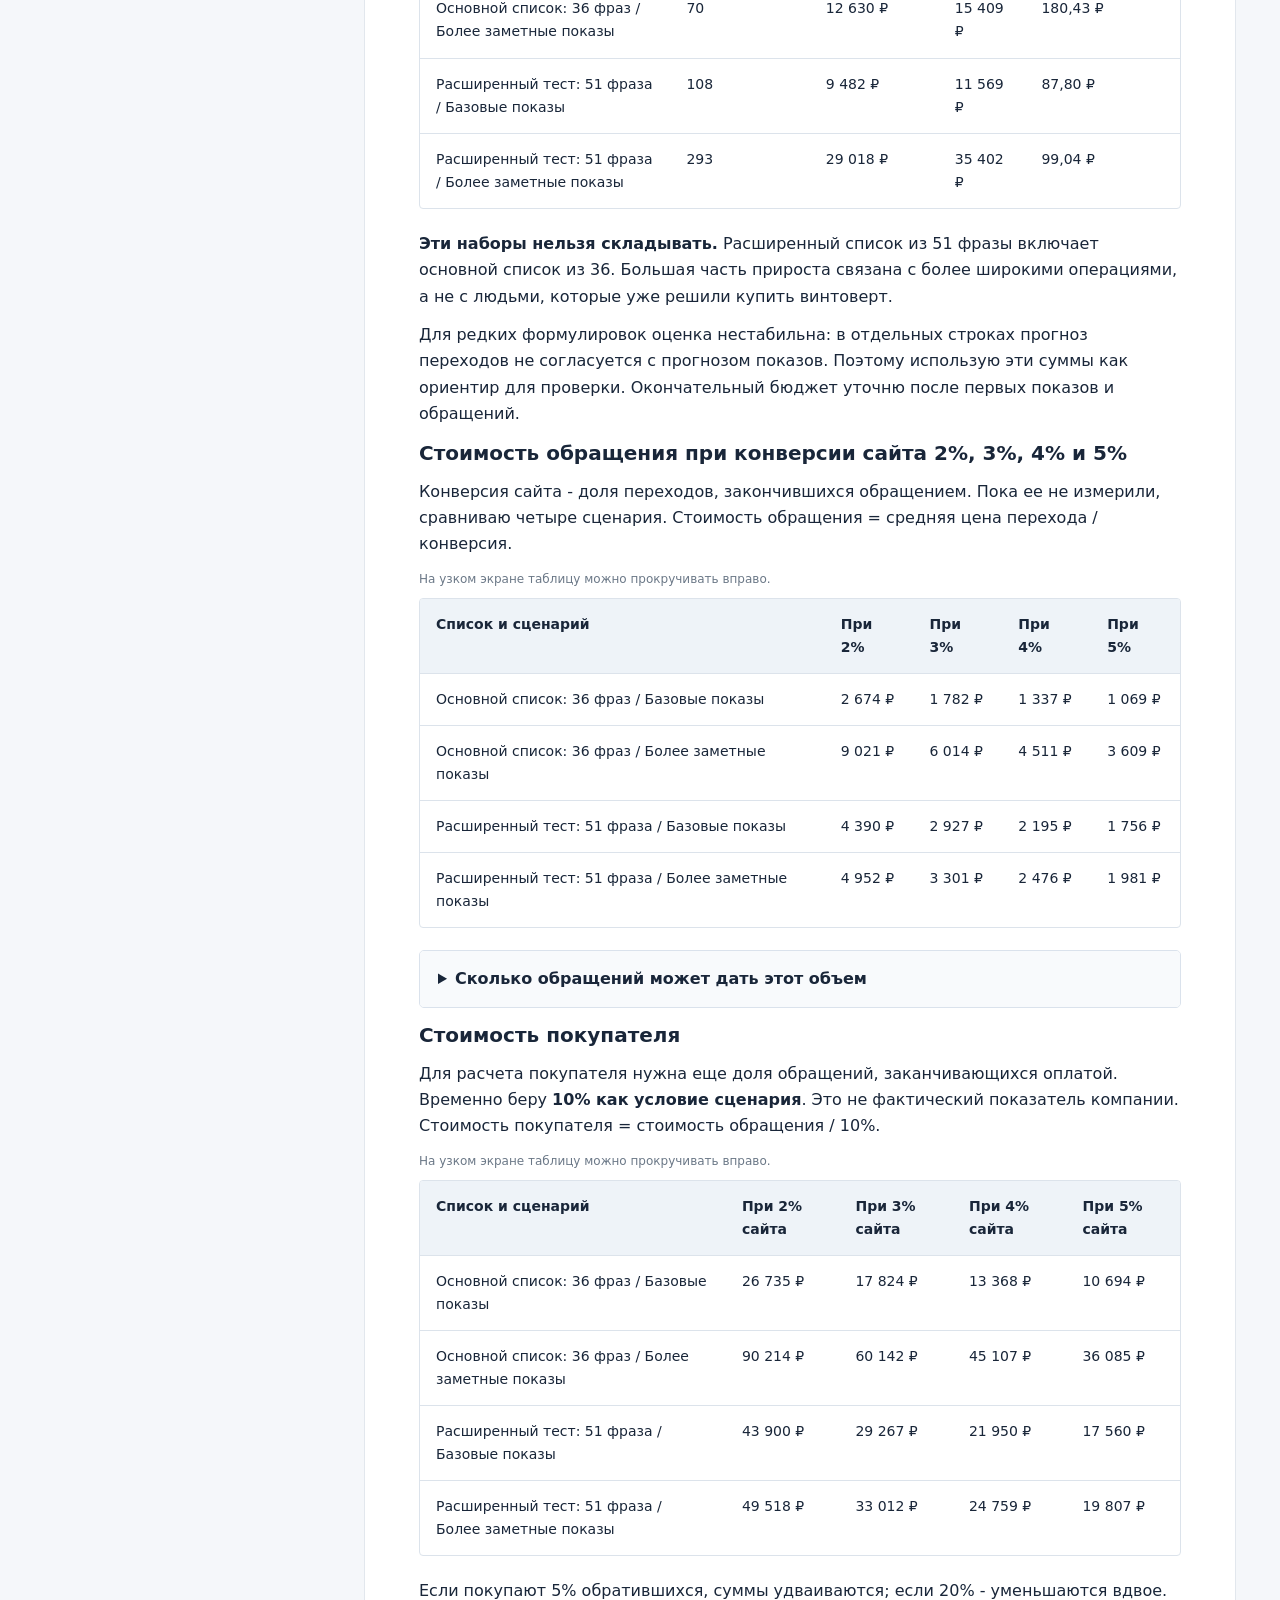
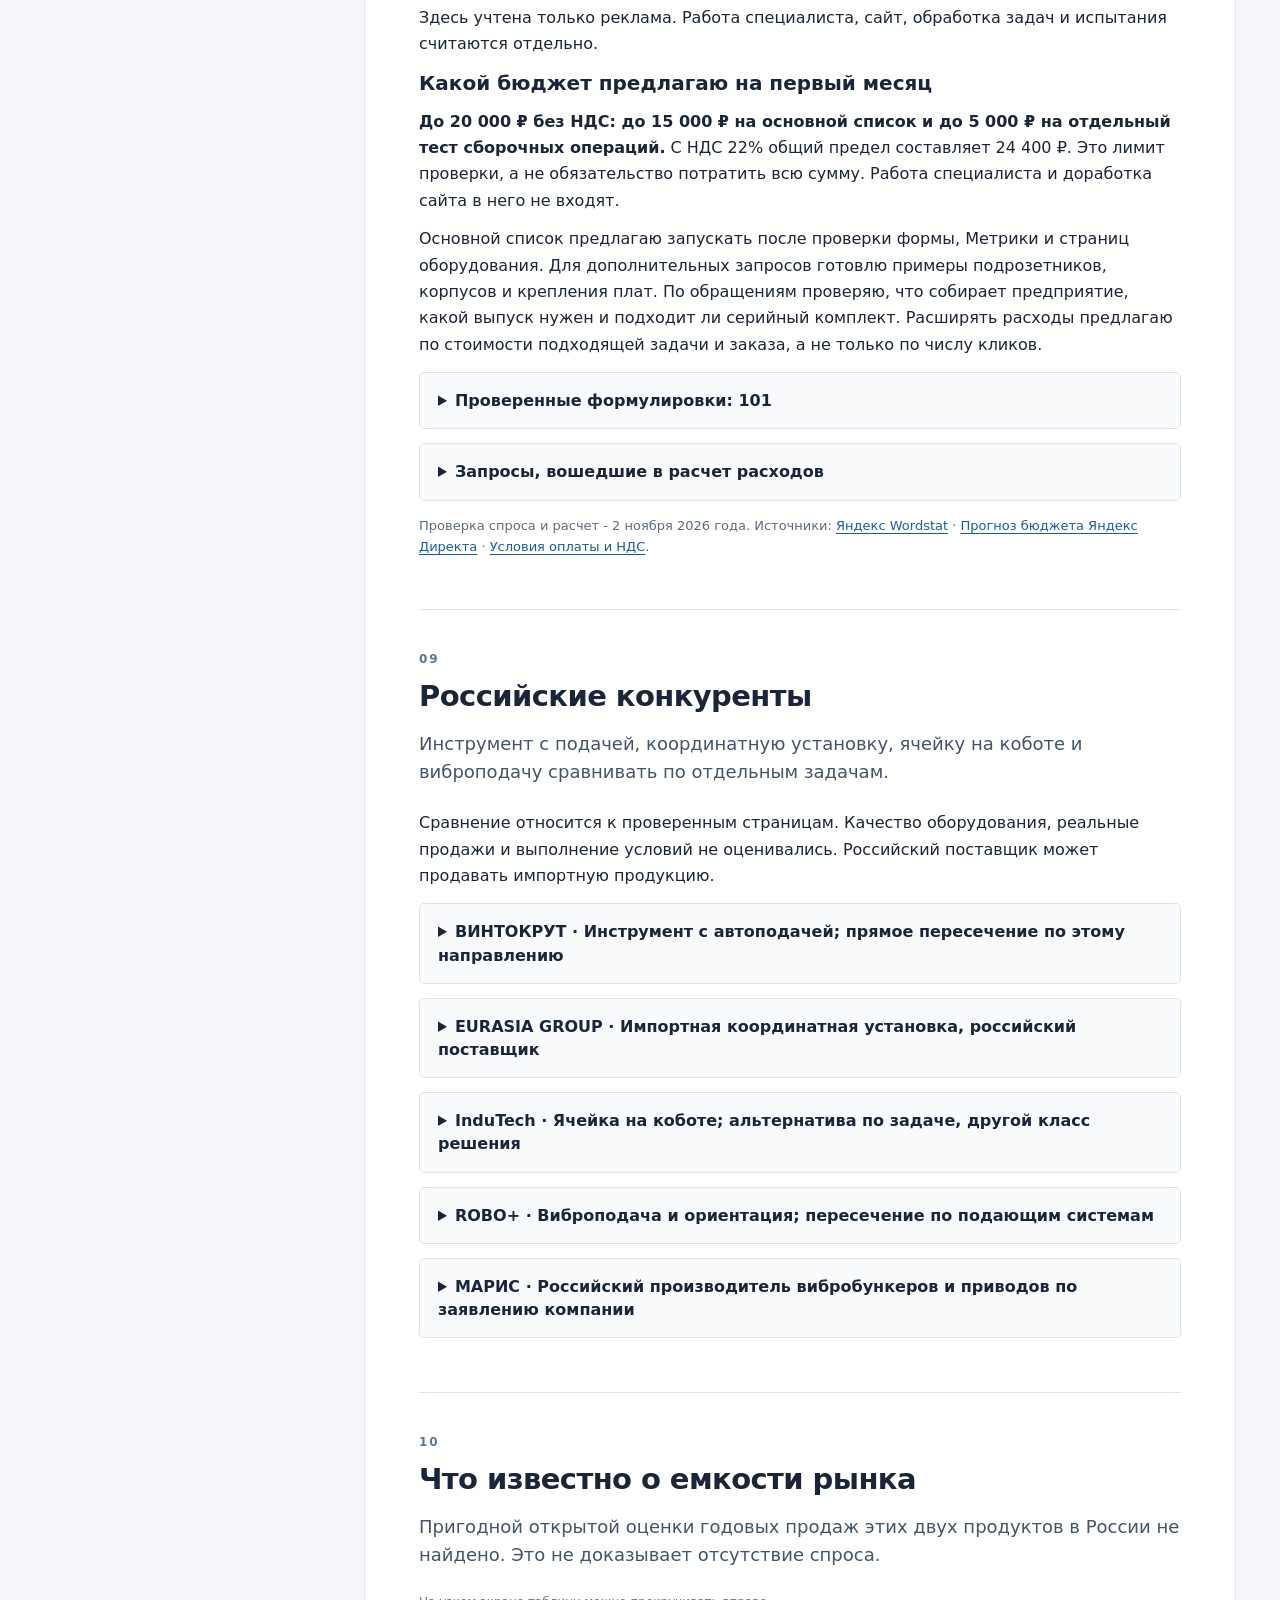
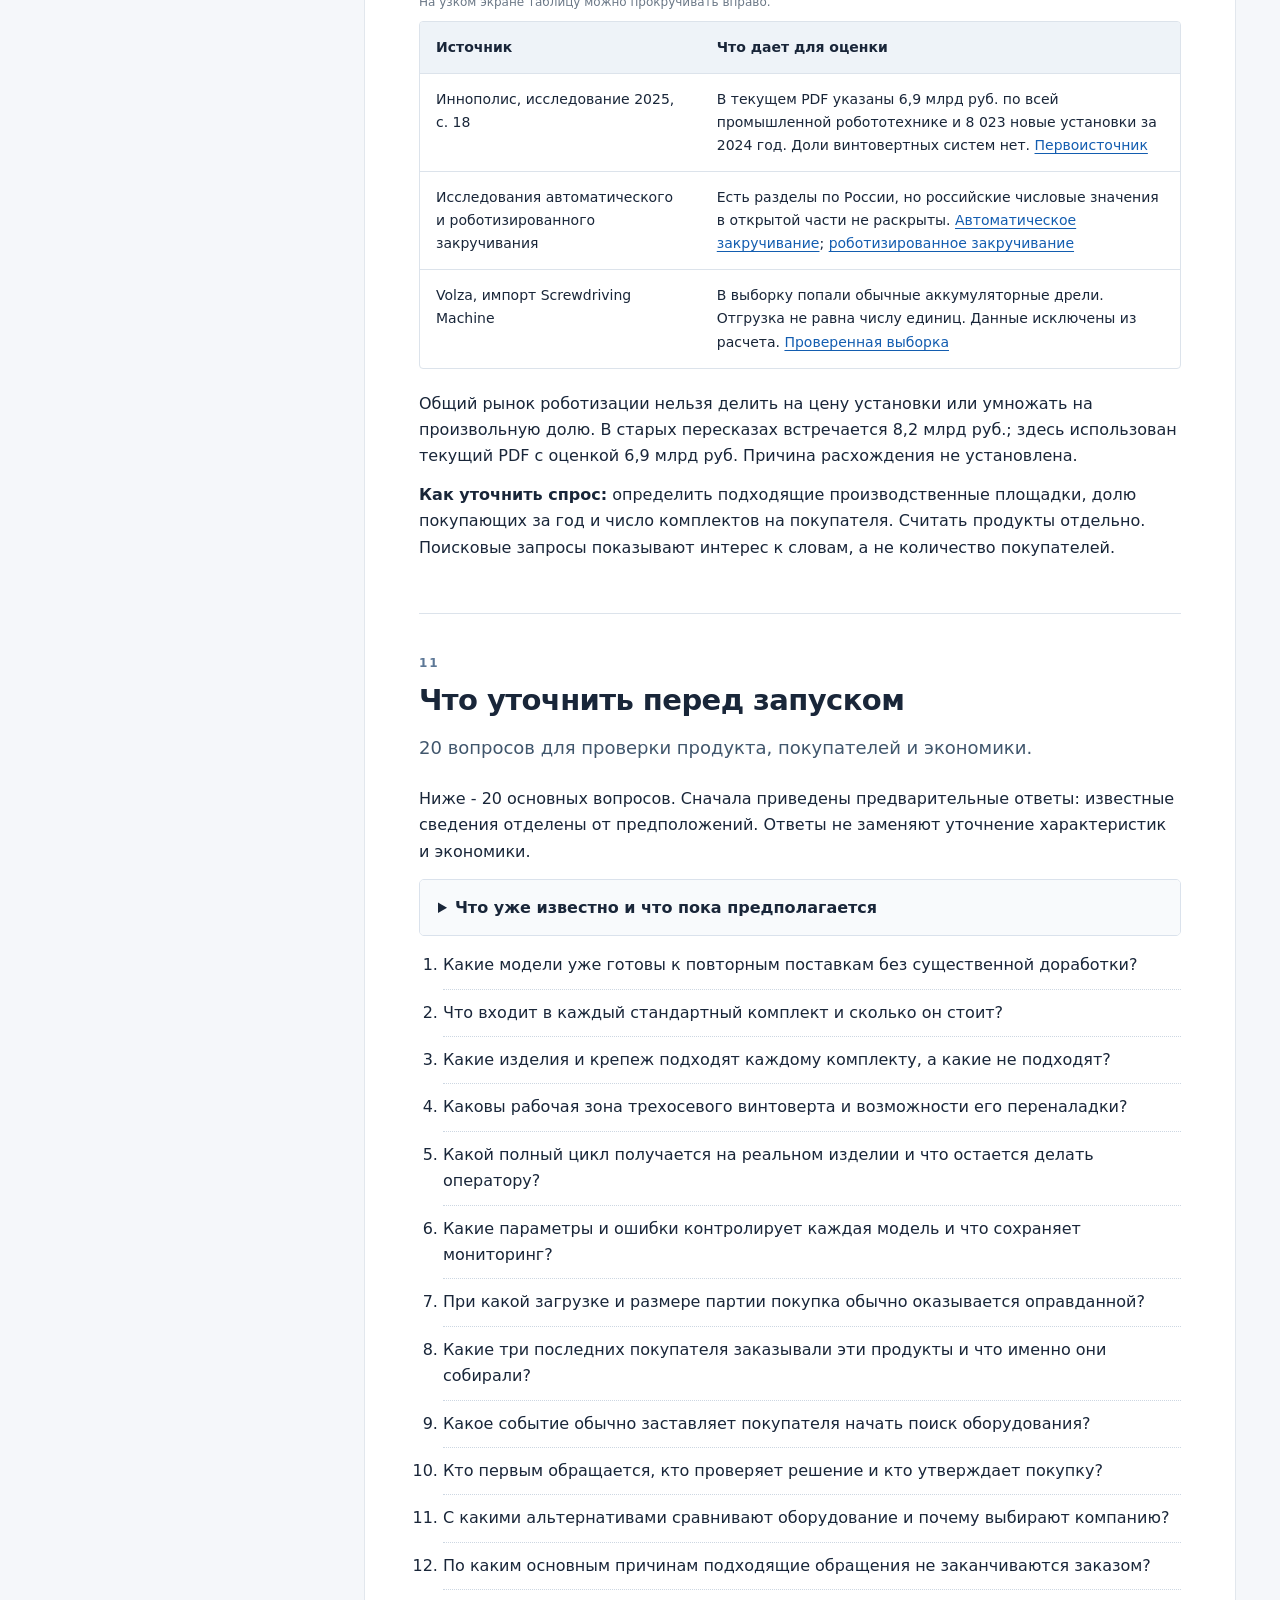
<file: report/index.html>
<!doctype html><html lang="ru"><head><meta charset="utf-8"><meta name="viewport" content="width=device-width,initial-scale=1"><meta name="robots" content="noindex,nofollow"><title>Сборочные системы · план продвижения и продаж</title><style>*{box-sizing:border-box}html{scroll-behavior:auto;scroll-padding-top:32px}body{margin:0;background:#f5f7fa;color:#192639;font:16px/1.65 system-ui,-apple-system,"Segoe UI",sans-serif}a{color:#135db0;text-underline-offset:3px}a:hover{color:#063567}button,summary{font:inherit}button{cursor:pointer}a,button,summary{outline-offset:5px}a:focus-visible,button:focus-visible,summary:focus-visible{outline:3px solid #df9b23}.layout{max-width:1480px;margin:auto;display:grid;grid-template-columns:272px minmax(0,1fr);gap:48px;padding:36px 44px}.sidebar{position:sticky;top:24px;align-self:start;max-height:94vh;overflow:auto;font-size:14px}.brand{font-weight:750;font-size:18px}.sub{font-size:12px;color:#617084;margin:4px 0 24px}.toc a{display:flex;gap:12px;padding:8px 4px;color:#334459;text-decoration:none;line-height:1.4}.toc a span{font-size:12px;color:#6c7e93;min-width:20px}.toc a:hover{background:#e7eef8}.toc a[aria-current]{color:#145cad;font-weight:650}main{min-width:0;max-width:1000px;background:white;padding:48px 54px 32px;border:1px solid #e2e7ed}header{padding-bottom:32px;border-bottom:2px solid #224f83}.eyebrow{color:#42658b;text-transform:uppercase;font-size:12px;letter-spacing:.12em;font-weight:700}h1{font-size:clamp(30px,3.3vw,48px);line-height:1.13;letter-spacing:-.025em;margin:14px 0 24px}h2{font-size:29px;line-height:1.25;letter-spacing:-.02em;margin:8px 0 16px}h3{font-size:20px;line-height:1.35;margin:0 0 8px}p{margin:12px 0}section{padding:40px 0;border-bottom:1px solid #dce3eb;scroll-margin-top:20px}.chapter{font-size:12px;color:#5c7796;font-weight:700;letter-spacing:.15em}.lead{font-size:18px;line-height:1.55;color:#40566c;margin-bottom:24px}.meta,figcaption{font-size:13px;color:#5b6c7e}.priority{border-left:4px solid #1e65b5;padding:16px 20px;background:#edf4fc}.priority strong{font-size:19px}.priority p{margin-bottom:0}ul,ol{padding-left:24px}li{margin:10px 0}.tag{display:inline-block;padding:1px 6px;background:#eef2f6;border-radius:3px;font-size:12px}details{margin:14px 0;border:1px solid #dae2ec;border-radius:5px;overflow:hidden}summary{padding:16px 18px;cursor:pointer;font-weight:600;line-height:1.45;background:#f8fafc}summary:hover{background:#edf3fa}.detail-body{padding:4px 20px 18px}.table-scroll{overflow-x:auto;border:1px solid #dce3eb;border-radius:4px;margin:8px 0 22px}table{border-collapse:collapse;width:100%;font-size:14px;min-width:540px;text-align:left}th,td{padding:14px 16px;vertical-align:top;border-bottom:1px solid #dce3eb}th{background:#eef3f8;font-weight:650}tr:last-child td{border-bottom:0}.table-hint{font-size:12px;color:#6b7887;margin-bottom:4px}figure{margin:22px 0}.image-button{display:block;padding:0;border:1px solid #dce3eb;background:#eef2f6;width:100%;text-align:center}.image-button img{display:block;max-width:100%;height:auto;max-height:480px;object-fit:contain;margin:auto}figcaption{margin-top:8px}blockquote{margin:20px 0;padding:20px;background:#f1f5fa;border-left:3px solid #7a9cc2}.task{padding:22px 0;border-top:1px solid #e0e7ef;scroll-margin-top:24px}.source-url,.sources{font-size:13px;overflow-wrap:anywhere}.questions li{padding-bottom:10px;border-bottom:1px dotted #cdd7e2}.toolbar{display:flex;gap:10px;flex-wrap:wrap;margin-top:22px}.toolbar button,.close{padding:9px 13px;border:1px solid #becbdc;background:white;border-radius:4px;color:#224f83;font-size:13px}.mobile-nav{display:none}footer{font-size:13px;color:#617084;padding-top:28px}dialog{max-width:96vw;width:1200px;max-height:95vh;border:1px solid #bccbdb;border-radius:8px;padding:14px;background:#fff}dialog::backdrop{background:#10243ccc}dialog img{max-width:100%;max-height:80vh;display:block;object-fit:contain;margin:12px auto 0}.dialog-head{display:flex;justify-content:space-between;gap:16px;align-items:center}.dialog-head p{font-size:13px;margin:0}.noscript{padding:12px;background:#fff4dd}@media(max-width:1080px){.layout{gap:24px;padding:24px}.sidebar{width:220px}.layout{grid-template-columns:220px minmax(0,1fr)}main{padding:32px}}@media(max-width:780px){.layout{display:block;padding:0}.sidebar{display:none}main{padding:28px 20px;border:0;max-width:none}.mobile-nav{display:block;margin:20px 0}.mobile-nav .toc{padding:10px}.mobile-nav summary{padding:12px 16px}h2{font-size:25px}section{padding:30px 0}.detail-body{padding:0 14px 14px}summary{padding:14px}.lead{font-size:17px}.image-button img{max-height:420px}.toolbar{gap:8px}.toolbar button{padding:8px 10px}}@media print{body{background:white;font-size:10pt}.layout{display:block;padding:0}.sidebar,.toolbar,.mobile-nav,.image-button+button{display:none}main{border:0;padding:0;max-width:none}h1{font-size:28pt}h2{font-size:20pt}section{padding:20px 0}details{break-inside:auto}summary{background:white}.detail-body{display:block!important}.table-scroll{overflow:visible}table{min-width:0;font-size:9pt}figure{break-inside:avoid}.image-button{border:0}figure img{max-height:90mm}.table-hint{display:none}a{color:inherit}dialog{display:none}h2,h3,summary{break-after:avoid}}</style></head><body><div class="layout"><aside class="sidebar"><div class="brand">Сборочные системы</div><p class="sub">План продвижения и продаж<br>Обновлено 2 ноября 2026</p><nav class="toc" aria-label="Оглавление"><a href="#summary"><span>01</span>С чего начать</a><a href="#buyers"><span>02</span>Кто и в какой ситуации покупает</a><a href="#strengths"><span>03</span>Что на сайте уже помогает продажам</a><a href="#weaknesses"><span>04</span>Что исправить на сайте</a><a href="#site-pages"><span>05</span>Какие страницы сделать</a><a href="#plan"><span>06</span>Как привлекать покупателей и продавать</a><a href="#calculator"><span>07</span>Гипотеза: калькулятор окупаемости</a><a href="#ad-budget"><span>08</span>Спрос, бюджет и стоимость обращения</a><a href="#competitors"><span>09</span>Российские конкуренты</a><a href="#market"><span>10</span>Что известно о емкости рынка</a><a href="#questions"><span>11</span>Что уточнить перед запуском</a><a href="#sources"><span>12</span>Источники и границы проверки</a></nav></aside><main><header><div class="eyebrow">ПО «Сборочные системы»</div><h1>Как увеличить продажи серийного оборудования</h1><p class="lead">Сайт, покупатели и продвижение шуруповертов с автоподачей и трехосевого винтоверта.</p><p class="meta">Аудит от 30 октября · Расчет рекламы от 2 ноября 2026</p><div class="toolbar"><button id="expand">Раскрыть подробности</button><button id="collapse">Свернуть подробности</button></div></header><noscript><p class="noscript">Подробности открываются по заголовкам. Увеличение снимков и общее раскрытие требуют JavaScript.</p></noscript><details class="mobile-nav"><summary>Оглавление: 12 разделов</summary><nav class="toc" aria-label="Мобильное оглавление"><a href="#summary"><span>01</span>С чего начать</a><a href="#buyers"><span>02</span>Кто и в какой ситуации покупает</a><a href="#strengths"><span>03</span>Что на сайте уже помогает продажам</a><a href="#weaknesses"><span>04</span>Что исправить на сайте</a><a href="#site-pages"><span>05</span>Какие страницы сделать</a><a href="#plan"><span>06</span>Как привлекать покупателей и продавать</a><a href="#calculator"><span>07</span>Гипотеза: калькулятор окупаемости</a><a href="#ad-budget"><span>08</span>Спрос, бюджет и стоимость обращения</a><a href="#competitors"><span>09</span>Российские конкуренты</a><a href="#market"><span>10</span>Что известно о емкости рынка</a><a href="#questions"><span>11</span>Что уточнить перед запуском</a><a href="#sources"><span>12</span>Источники и границы проверки</a></nav></details><section id="summary" aria-labelledby="h-summary"><div class="chapter">01</div><h2 id="h-summary">С чего начать</h2><p class="lead">Цель - увеличить продажи стандартных комплектов и сократить объем индивидуальной разработки на каждый заказ.</p><div class="priority"><strong>Первый шаг - Яндекс.Метрика и учет обращений.</strong><p>На сайте не настроена Метрика. Нужно видеть, откуда приходят посетители, по какому оборудованию обращаются и какие обращения заканчиваются заказом. Оплаты учитывать отдельно: нажатие на телефон или отправка формы еще не означают продажу.</p></div><ol><li>Настроить учет и исправить форму заявки.</li><li>Подготовить отдельные страницы стационарного шуруповерта с автоподачей и трехосевого винтоверта.</li><li>Показать комплектность, работу на изделии, цену и условия обслуживания.</li><li>Проверить поисковые запросы и провести небольшой рекламный тест с заранее согласованной суммой.</li></ol><p><strong>Помощь технологу при внедрении и эксплуатации.</strong> Компания готовит документацию, помогает с настройкой и наладкой, поддерживает при неисправностях и дает рекомендации по восстановлению работы комплекса. Запчасти есть в наличии. Это снижает нагрузку на технолога: вопросы запуска и дальнейшей работы оборудования можно решать с производителем.</p><p>Для автоподачи сначала проверить покупателей, которые уже ищут оборудование. Для трехосевой установки вместе с поиском использовать видео конкретных сборочных операций и предложения подходящим предприятиям.</p></section><section id="buyers" aria-labelledby="h-buyers"><div class="chapter">02</div><h2 id="h-buyers">Кто и в какой ситуации покупает</h2><p class="lead">Основной покупатель - производство с повторяющейся операцией, где ручной труд ограничивает выпуск, повышает затраты или затрудняет контроль качества.</p><p>Сегменты ниже - выводы по имеющимся сведениям. Их нужно проверить по истории заказов и разговорам с покупателями.</p><p class="table-hint">На узком экране таблицу можно прокручивать вправо.</p><div class="table-scroll" tabindex="0"><table><thead><tr><th>Ситуация</th><th>Какую задачу решает покупатель</th><th>Что определит выбор</th></tr></thead><tbody><tr><td>Сборка не успевает за заказами</td><td>Увеличить выпуск существующей командой. Например, убрать очередь изделий перед закручиванием.</td><td>Выигрыш на полном цикле, совместимость с деталью, состав и цена готового рабочего места.</td></tr><tr><td>Планируется дополнительный найм или переработки</td><td>Избежать новых расходов на повторяющиеся ручные действия.</td><td>Какие оплачиваемые часы действительно исчезнут и сколько работы останется человеку.</td></tr><tr><td>Запускается серия с несколькими точками крепления</td><td>Повторять заданную последовательность закручивания без длительной разработки участка.</td><td>Рабочая зона XYZ, оснастка, доступ к точкам, смена программы и срок запуска.</td></tr><tr><td>Есть переделки или требования к контролю</td><td>Обнаруживать конкретные ошибки и сохранять нужные параметры сборки.</td><td>Подтвержденные функции контроля, реакция на сбой, пригодность записей для задачи.</td></tr><tr><td>Нужна замена оборудования или второй участок</td><td>Восстановить работу либо повторить удачную конфигурацию.</td><td>Совместимость, наличие, обслуживание, документация и повторяемость поставки.</td></tr><tr><td>Интегратор собирает линию</td><td>Получить готовый узел закручивания или подачи.</td><td>Интерфейсы, габариты, документация, цена и границы ответственности за интеграцию.</td></tr><tr><td>Ручная подача задерживает следующую операцию</td><td>Подавать детали в нужной ориентации и темпе.</td><td>Испытание реальных деталей, застревания и переналадка. Это отдельная задача для виброподачи.</td></tr></tbody></table></div><details><summary>Что волнует участников покупки</summary><div class="detail-body"><p class="table-hint">На узком экране таблицу можно прокручивать вправо.</p><div class="table-scroll" tabindex="0"><table><thead><tr><th>Участник</th><th>Нужный результат</th><th>Сомнение, которое нужно снять</th></tr></thead><tbody><tr><td>Директор</td><td>Покупка оправдывает вложения после всех расходов.</td><td>Экономия останется на бумаге, а фактические затраты вырастут.</td></tr><tr><td>Технолог</td><td>Комплект работает на реальном изделии и допускает нужную переналадку.</td><td>На демонстрации все получится, а реальный крепеж начнет застревать.</td></tr><tr><td>Производство</td><td>План выполняется без постоянных остановок и сверхурочных.</td><td>Инструмент станет быстрее, но весь участок не ускорится.</td></tr><tr><td>Оператор и обслуживание</td><td>Понятно, как работать, менять расходники и устранять типовые сбои.</td><td>Любое изменение потребует разработчика или долгого ожидания запчастей.</td></tr><tr><td>Закупки</td><td>Поставлен согласованный комплект без неожиданных обязательных расходов.</td><td>В цену не войдут оснастка, подача или запуск.</td></tr></tbody></table></div><p>Такой негативный опыт возможен, но не установлен у конкретных покупателей. До предложения выяснить изделие, крепеж, объем, причину поиска и срок решения. Интерес к роботам без конкретной задачи еще не означает готовность купить.</p></div></details><details><summary>Основной портрет покупателя</summary><div class="detail-body"><p><strong>Рабочая гипотеза:</strong> технолог или главный инженер производства с повторяющейся сборкой. Он ищет решение для конкретной детали, а не робота вообще. Ближайший ориентир - сборка электротехнических изделий, приборов и компонентов с подходящими крепежными операциями.</p><p class="table-hint">На узком экране таблицу можно прокручивать вправо.</p><div class="table-scroll" tabindex="0"><table><thead><tr><th>Что важно</th><th>Описание</th></tr></thead><tbody><tr><td>Ситуация</td><td>Участок не справляется с планом либо готовится новая серия. Есть изделие, крепеж и нужный выпуск.</td></tr><tr><td>Задача</td><td>Убрать лишние ручные действия и получить устойчивый процесс без постоянного участия разработчика.</td></tr><tr><td>Критерии</td><td>Применимость к детали, полный цикл, состав поставки, переналадка и поддержка.</td></tr><tr><td>Главное опасение</td><td>На демонстрации работает, а на реальной партии начнутся сбои; после покупки придется разбираться самостоятельно.</td></tr><tr><td>Что помогает решиться</td><td>Проверка задачи на образце, понятное предложение, документация и помощь производителя с наладкой и неисправностями.</td></tr><tr><td>Кто еще участвует</td><td>Руководитель производства оценивает работу участка, директор или финансовый руководитель - затраты. Такая схема выбора требует подтверждения.</td></tr></tbody></table></div><p>Для автоподачи ключевой вопрос - можно ли убрать ручную работу с крепежом. Для XYZ - можно ли повторять сборку по нескольким точкам с приемлемой переналадкой. Возраст, пол, размер предприятия и бюджет не заданы: данных для этих ограничений нет.</p></div></details><p><strong>Первый приоритет:</strong> задачи, подходящие под готовую комплектацию. Срочная заявка на долгую разработку может быть менее выгодна, чем повторный заказ стандартного изделия.</p></section><section id="strengths" aria-labelledby="h-strengths"><div class="chapter">03</div><h2 id="h-strengths">Что на сайте уже помогает продажам</h2><p class="lead">Основа сайта - реальные изделия, инженерные объяснения и демонстрации. Эти материалы стоит сохранить.</p><ul><li>Фотографии и видео показывают оборудование в работе.</li><li>Пример сборки подрозетника помогает сравнить операцию со своей задачей.</li><li>Технические описания объясняют устройство подачи и варианты инструмента.</li><li>Есть контакты компании. Мобильное меню работает в проверенном сценарии.</li></ul><figure><button class="image-button" aria-label="Увеличить снимок: Демонстрация сборки подрозетника"><img src="images/evidence-01.png" alt="Демонстрация сборки подрозетника"></button><figcaption>Демонстрация сборки подрозетника. Снимок 30.10.2026. <a href="https://xn--90aialvcgarhgbn8d1ch.xn--p1ai/page57551101.html" target="_blank" rel="noopener">Открыть страницу</a></figcaption></figure></section><section id="weaknesses" aria-labelledby="h-weaknesses"><div class="chapter">04</div><h2 id="h-weaknesses">Что исправить на сайте</h2><p class="lead">Главные препятствия - неудобная передача задачи и недостаточно ясный выбор серийного комплекта.</p><details><summary>Форма не соответствует инструкции</summary><div class="detail-body"><p>На странице предлагается приложить заполненный опросный лист, но в проверенной форме есть только имя, телефон и почта. Добавить описание задачи и необязательное вложение, сохранить отправку материалов по почте. Проверить получение заявки и файла.</p><figure><button class="image-button" aria-label="Увеличить снимок: Инструкция предлагает приложить опросный лист"><img src="images/evidence-02.png" alt="Инструкция предлагает приложить опросный лист"></button><figcaption>Инструкция предлагает приложить опросный лист. Снимок 30.10.2026. <a href="https://xn--90aialvcgarhgbn8d1ch.xn--p1ai/page56574209.html" target="_blank" rel="noopener">Открыть страницу</a></figcaption></figure><figure><button class="image-button" aria-label="Увеличить снимок: В форме нет поля для файла или сообщения"><img src="images/evidence-03.png" alt="В форме нет поля для файла или сообщения"></button><figcaption>В форме нет поля для файла или сообщения. Снимок 30.10.2026. <a href="https://xn--90aialvcgarhgbn8d1ch.xn--p1ai/page56574209.html" target="_blank" rel="noopener">Открыть страницу</a></figcaption></figure></div></details><details><summary>На главной трудно выбрать серийный продукт</summary><div class="detail-body"><p>Первый экран представляет компанию как разработчика оборудования. Нужны прямые переходы к двум основным продуктам. Заказные проекты сохранить отдельным направлением.</p><figure><button class="image-button" aria-label="Увеличить снимок: Первый экран главной"><img src="images/evidence-04.png" alt="Первый экран главной"></button><figcaption>Первый экран главной. Снимок 30.10.2026. <a href="https://xn--90aialvcgarhgbn8d1ch.xn--p1ai/" target="_blank" rel="noopener">Открыть страницу</a></figcaption></figure></div></details><details><summary>Не хватает понятной комплектности</summary><div class="detail-body"><p>На странице объясняются устройство и варианты, но сложно быстро понять, какой комплект можно заказать и что входит в цену. Развести ручное и стационарное применение; электрический и пневматический привод показать как варианты.</p><figure><button class="image-button" aria-label="Увеличить снимок: Текущая страница шуруповерта с подачей"><img src="images/evidence-05.png" alt="Текущая страница шуруповерта с подачей"></button><figcaption>Текущая страница шуруповерта с подачей. Снимок 30.10.2026. <a href="https://xn--90aialvcgarhgbn8d1ch.xn--p1ai/page56574209.html" target="_blank" rel="noopener">Открыть страницу</a></figcaption></figure></div></details><details><summary>Телефон и обещания требуют доработки</summary><div class="detail-body"><p>На проверенной странице продукта номер указан текстом, без ссылки для звонка. Сделать его нажимаемым. На ширине 390 px общей горизонтальной прокрутки страницы не выявлено.</p><p>Заявления об исключительности производства и процентах улучшения подкрепить условиями и доказательствами либо уточнить формулировку. Наличие других продавцов само по себе не опровергает статус производителя.</p><figure><button class="image-button" aria-label="Увеличить снимок: Страница продукта на телефоне"><img src="images/evidence-06.png" alt="Страница продукта на телефоне"></button><figcaption>Страница продукта на телефоне. Снимок 30.10.2026. <a href="https://xn--90aialvcgarhgbn8d1ch.xn--p1ai/page56574209.html" target="_blank" rel="noopener">Открыть страницу</a></figcaption></figure></div></details></section><section id="site-pages" aria-labelledby="h-site-pages"><div class="chapter">05</div><h2 id="h-site-pages">Какие страницы сделать</h2><p class="lead">Сначала подготовить две страницы основных продуктов и связать их с главной и примерами сборки.</p><p class="table-hint">На узком экране таблицу можно прокручивать вправо.</p><div class="table-scroll" tabindex="0"><table><thead><tr><th>Страница</th><th>Что разместить</th></tr></thead><tbody><tr><td>Главная</td><td>Назначение оборудования, две основные группы продукции, реальные демонстрации, примеры работ и обращение. Подачу деталей и заказные разработки показать отдельными переходами.</td></tr><tr><td>Стационарные шуруповерты с автоподачей</td><td>Отдельная страница серийных комплектов. Блоки перечислены ниже.</td></tr><tr><td>Трехосевой винтоверт</td><td>Отдельная страница установки с понятным объяснением применения. Блоки перечислены ниже.</td></tr><tr><td>Текущий обзор автоподачи</td><td>Сохранить полезный адрес и материалы. Разделить ручные и стационарные варианты, дать переход к стационарным комплектам.</td></tr><tr><td>Примеры сборки</td><td>Изделие, задача, оборудование, полный цикл и подтвержденный результат. Из каждого примера - переход к продукту. Начать с имеющейся сборки подрозетников.</td></tr><tr><td>Виброподача</td><td>Следующий этап: отдельное предложение после уточнения, что продается типовым, а что создается под деталь.</td></tr></tbody></table></div><details><summary>Стационарный шуруповерт: порядок блоков</summary><div class="detail-body"><p class="table-hint">На узком экране таблицу можно прокручивать вправо.</p><div class="table-scroll" tabindex="0"><table><thead><tr><th>Блок</th><th>Содержание</th></tr></thead><tbody><tr><td>1. Название и предложение</td><td>«Стационарные шуруповерты с автоматической подачей крепежа». Фото комплекта, назначение и кнопка «Подобрать под наш крепеж».</td></tr><tr><td>2. Применимость</td><td>Подходящие изделия и крепеж, доступ к соединению, ограничения.</td></tr><tr><td>3. Комплектации</td><td>Реальные модели, привод, крепеж, момент. Что включено: инструмент, подача, стойка, управление, оснастка.</td></tr><tr><td>4. Полный цикл</td><td>Видео с установкой и снятием детали. Какие действия остаются у оператора. Для замера - изделие и условия.</td></tr><tr><td>5. Пример работы</td><td>Исходная операция, использованный комплект, фото и измеренный результат, если он есть.</td></tr><tr><td>6. Цена</td><td>Согласованная цена стандартного комплекта либо понятные данные для расчета. Обязательные дополнения указать отдельно.</td></tr><tr><td>7. Поставка и поддержка</td><td>Документация, помощь с настройкой и наладкой, поддержка при неисправностях, запчасти в наличии. Указать условия гарантии, обращения за помощью и выезда.</td></tr><tr><td>8. Заявка</td><td>Контакт, краткая задача и необязательный файл. Полный опросный лист - дополнительный шаг.</td></tr></tbody></table></div></div></details><details><summary>Трехосевой винтоверт: порядок блоков</summary><div class="detail-body"><p class="table-hint">На узком экране таблицу можно прокручивать вправо.</p><div class="table-scroll" tabindex="0"><table><thead><tr><th>Блок</th><th>Содержание</th></tr></thead><tbody><tr><td>1. Название и предложение</td><td>«Трехосевой винтоверт для серийной сборки». Фото, короткое видео и кнопка «Обсудить сборку нашего изделия».</td></tr><tr><td>2. Применимость</td><td>Реальные изделия, рабочая зона, доступ к точкам, высоты, крепеж и фиксация. Характеристики конкретной модели.</td></tr><tr><td>3. Поставка</td><td>Установка, инструмент, подача, оснастка, управление и защита. Что стандартное, что делается под изделие.</td></tr><tr><td>4. Полный цикл</td><td>Загрузка, перемещение по точкам, закручивание и выгрузка. Роль оператора.</td></tr><tr><td>5. Переналадка</td><td>Смена программы и изделия. Что может обученный оператор, когда нужна другая оснастка или помощь.</td></tr><tr><td>6. Контроль</td><td>Какие параметры измеряются, как обнаруживается сбой и что сохраняется. Пример экрана или отчета, если функция доступна.</td></tr><tr><td>7. Цена и внедрение</td><td>Состав расходов, проверка изделия и условия испытания. Показать документацию, помощь с наладкой, поддержку при неисправностях и наличие запчастей.</td></tr><tr><td>8. Пример и заявка</td><td>Подходящий пример работы, контакт и описание задачи. Предложить передать фото, чертеж, крепеж и нужный выпуск.</td></tr></tbody></table></div></div></details><details><summary>Какие преимущества показывать</summary><div class="detail-body"><ul><li><strong>Производство в России:</strong> показать собственные операции и узлы. Локализация сама по себе не означает допуск к оборонным заказам.</li><li><strong>Сопровождение технолога:</strong> документация, помощь с настройкой и наладкой, поддержка при неисправностях и рекомендации по восстановлению комплекса. Показать пример документов, порядок обращения и перечень запчастей в наличии.</li><li><strong>Контроль сборки:</strong> конкретные функции и пример результата по модели.</li><li><strong>Аренда или испытание:</strong> только после согласования доступных комплектов, стоимости и ответственности сторон.</li></ul></div></details><details><summary>Видео, платформа и удобство обращения</summary><div class="detail-body"><p>Для ключевого ролика сравнить текущий плеер и собственное размещение. Проверить загрузку и воспроизведение на телефоне. Вывод о вреде Rutube для продаж не установлен; все ролики сразу переносить не нужно.</p><p>Тильда поддерживает базовые настройки SEO и прямые ссылки на видео. Смену платформы рассматривать при конкретных ограничениях каталога или функций, а не как обязательное условие продвижения.</p><p>До рекламы проверить формы, вложения, звонок с телефона и регистрацию успешной заявки в Метрике. Реклама каждого продукта должна вести на соответствующую страницу.</p><p>Калькулятор окупаемости можно добавить после проверки исходных данных: полная стоимость внедрения, реально устраняемые затраты труда и ежемесячные расходы на оборудование. Высвобождение времени без сокращения затрат или дополнительного проданного выпуска не считать денежной экономией.</p></div></details></section><section id="plan" aria-labelledby="h-plan"><div class="chapter">06</div><h2 id="h-plan">Как привлекать покупателей и продавать</h2><p class="lead">Два продукта продвигаются отдельно: у них разные задачи покупателя и аргументы выбора.</p><article class="task" id="strategy-feed"><h3>Шуруповерты с автоподачей</h3><blockquote>Шуруповерты с автоматической подачей крепежа для серийной сборки. Подберем вариант под вашу операцию и покажем, какие действия останутся у оператора.</blockquote><p><strong>Первое действие:</strong> «Подобрать под наш крепеж». Для начала достаточно контакта, изделия, типа крепежа и нужного выпуска.</p></article><article class="task" id="strategy-xyz"><h3>Трехосевой винтоверт</h3><blockquote>Трехосевой винтоверт для повторяющейся сборки изделий с несколькими точками крепления. Рассмотрим вашу деталь и определим, подходит ли готовая установка или нужна отдельная разработка.</blockquote><p><strong>Первое действие:</strong> «Обсудить сборку нашего изделия». Предложить передать фото или чертеж и расположение точек. Недостающие данные уточнять в разговоре.</p></article><details><summary>Где искать покупателей</summary><div class="detail-body"><p class="table-hint">На узком экране таблицу можно прокручивать вправо.</p><div class="table-scroll" tabindex="0"><table><thead><tr><th>Канал</th><th>Шуруповерты с подачей</th><th>Трехосевой винтоверт</th></tr></thead><tbody><tr><td>Поиск Яндекса</td><td>Первый рекламный тест по конкретному оборудованию: стационарный шуруповерт с автоподачей, система подачи винтов.</td><td>Отдельно проверить запросы: винтовертный робот, трехосевой винтоверт, робот для закручивания винтов.</td></tr><tr><td>Обычный поиск без рекламы</td><td>Страница продукта и страницы реальных применений с параметрами и видео.</td><td>Страница установки и примеры автоматизации конкретных изделий.</td></tr><tr><td>Видео</td><td>Полный цикл с ручной подачей и с автоподачей, если сравнение корректно.</td><td>Изделие, движение по точкам, роль человека и смена программы. Такой ролик помогает увидеть возможность автоматизации.</td></tr><tr><td>Предприятия и партнеры</td><td>Прежние обращения, заказчики, интеграторы и производства с похожими операциями.</td><td>Производства с повторяющейся сборкой корпусов и интеграторы с конкретным проектом. Предлагать разбор изделия.</td></tr></tbody></table></div><p>Примеры запросов еще не проверены по частотности. Бытовой и строительный спрос исключать по реальным поискам; слова «ручной» и «электрический» могут относиться и к нужному оборудованию.</p><p>Ozon и «ВсеИнструменты» рассматривать после стандартизации артикулов и поставки. Напоминания посетителям и широкую рекламу - после проверки основных каналов.</p></div></details><details><summary>От первого обращения до заказа</summary><div class="detail-body"><p class="table-hint">На узком экране таблицу можно прокручивать вправо.</p><div class="table-scroll" tabindex="0"><table><thead><tr><th>Шаг</th><th>Автоподача</th><th>Трехосевой винтоверт</th></tr></thead><tbody><tr><td>1. Уточнить задачу</td><td>Изделие, крепеж, объем, текущая проблема и срок решения.</td><td>Изделие, точки крепления, крепеж, объем и дата запуска.</td></tr><tr><td>2. Проверить применимость</td><td>По фото, видео или образцу выбрать стандартный комплект.</td><td>Проверить рабочую зону, фиксацию, доступ к точкам и варианты изделия.</td></tr><tr><td>3. Показать работу</td><td>Подходящая демонстрация; испытание образцов при необходимости.</td><td>Демонстрация на похожем изделии; согласованное испытание, если оно требуется.</td></tr><tr><td>4. Зафиксировать результат</td><td>Совместимость крепежа, полный цикл и оставшиеся действия человека.</td><td>Полный цикл, оснастка, переналадка и доступные функции контроля.</td></tr><tr><td>5. Подготовить предложение</td><td>Комплектность, все обязательные расходы, поставка и поддержка.</td><td>Установка, подача, оснастка, управление, запуск, обучение и поддержка.</td></tr><tr><td>6. Согласовать покупку</td><td>Обсудить вопросы и назначить следующий шаг с датой.</td><td>Согласовать также подготовку участка, внедрение и условия приемки.</td></tr><tr><td>7. Оформить и выполнить заказ</td><td>Договор, оплата, поставка и проверка. После запуска - потребность во втором комплекте.</td><td>Договор, оплата, запуск и приемка. После запуска - возможность повторить рабочую конфигурацию.</td></tr></tbody></table></div><p>Условия и стоимость испытаний согласовывать до их проведения. Если нужна новая разработка, отделить ее от стандартной поставки. Причины отказов фиксировать: цена, несовместимость, срок или отсутствие бюджета.</p></div></details><details><summary>Как считать результат</summary><div class="detail-body"><p>Вести два продукта отдельно. В простой таблице записывать источник, задачу, следующий шаг, предложение и оплату. Повторные звонки одного клиента не считать новыми покупателями.</p><p><strong>Стоимость покупателя:</strong> расходы на рекламу и продвижение разделить на число новых оплаченных заказчиков. При длинной сделке связывать оплату с исходным обращением, даже если она пришла позже.</p><p><strong>Результат заказа:</strong> выручка минус производство, оснастка, запуск, доставка, ожидаемый сервис и привлечение. Постоянные расходы учитывать при оценке бизнеса в целом.</p><p>Условный пример: с заказа до расходов на привлечение остается 200 тыс. руб. Компания допускает потратить 50 тыс. руб. на нового покупателя. Если покупает один из десяти подходящих обратившихся, предел расходов на такое обращение - 5 тыс. руб. Это иллюстрация; бюджет определяется фактической экономикой продуктов.</p><p>Увеличивать расходы, когда приходят подходящие задачи и стоимость заказа приемлема. Если задачи не подходят или испытания не подтверждают применимость, сначала исправить предложение.</p></div></details></section><section id="calculator" aria-labelledby="h-calculator"><div class="chapter">07</div><h2 id="h-calculator">Гипотеза: калькулятор окупаемости</h2><p class="lead">Показать покупателю экономику покупки или аренды и проверить, помогает ли расчет получать подходящие обращения.</p><div class="priority"><strong>Предлагаю разместить калькулятор окупаемости автоматизации сборки.</strong><p>Задача - помочь технологу и директору сравнить расходы на ручную операцию с покупкой или арендой оборудования. В предварительном макете уже можно менять вводные и видеть результат. Перед рабочим размещением нужно подтвердить комплектации, стоимость аренды и состав обслуживания.</p></div><h3>Что вводит покупатель</h3><p class="table-hint">На узком экране таблицу можно прокручивать вправо.</p><div class="table-scroll" tabindex="0"><table><thead><tr><th>Группа</th><th>Данные</th></tr></thead><tbody><tr><td>Работники</td><td>Зарплата до НДФЛ или на руки, число сотрудников, годовой бюджет обучения и доля расходов, которую действительно удастся устранить.</td></tr><tr><td>Покупка</td><td>Цена оборудования, оснастка, доставка, запуск, обслуживание, расходники и энергия.</td></tr><tr><td>Аренда на пробу</td><td>Согласованная плата за месяц, разовые расходы и период сравнения. Стоимость аренды не подставляю без предложения компании.</td></tr><tr><td>Взносы работодателя</td><td>Общий тариф по правилам 2026 года или фактический средний тариф компании, взносы на травматизм и дополнительные взносы, если применяются.</td></tr><tr><td>Исходный пример</td><td>Оборудование 600 000 ₽, зарплата 70 000 ₽ до НДФЛ, обучение 20 000 ₽ в год, обслуживание 5 000 ₽ в месяц. Это изменяемые значения для примера, не обещание цены или результата.</td></tr></tbody></table></div><h3>Что показывает расчет</h3><ul><li>Стоимость работника для компании: начисленная зарплата, взносы работодателя, травматизм и обучение.</li><li>Какие расходы исчезнут после внедрения и сколько добавит оборудование.</li><li>Ежемесячную экономию, срок возврата вложений и месяц, с которого накопленный эффект станет положительным.</li><li>Сравнение общих расходов без оборудования и с оборудованием за выбранный период.</li></ul><p>НДФЛ уже входит в начисленную зарплату: повторно к расходам его не прибавляю. Обучение в примере - будущий годовой бюджет, распределенный по месяцам. Если сотрудник остается с прежней оплатой, калькулятор показывает высвобождение времени без выдуманной денежной экономии. Доход от дополнительного выпуска нужно считать отдельно по спросу и марже.</p><h3>Гипотеза для SEO и обращений</h3><p>Калькулятор может стать полезной страницей для запросов об окупаемости сборочного оборудования, цене автоматизации и сравнении затрат на работника. Предлагаю разместить объяснение формул, пример расчета и переход к подбору комплекта. Это гипотеза привлечения подходящих посетителей, а не подтвержденный дополнительный спрос.</p><p>Само по себе большее время на странице не гарантирует рост позиций. Главная проверка - приходят ли из поиска подходящие производства, пользуются ли расчетом и обращаются ли за оборудованием. Время и завершение расчета смотрю как вспомогательные показатели.</p><h3>Как проверить пользу</h3><p>После рабочего размещения предлагаю учитывать начало расчета, просмотр результата и переход к обсуждению задачи. Дальше - качество обращений, подготовленные предложения и оплаченные заказы. Суммы зарплат и другие введенные финансовые значения во внешние счетчики передавать не нужно. Эффект оцениваю по продажам и затратам на доработку, без обещания окупаемости самого калькулятора заранее.</p><p><strong>Аренду на пробу также предлагаю вынести в первый экран.</strong> Она дает возможность обсудить проверку на участке до покупки. Рядом должны быть существенные условия: доступные комплекты, срок и стоимость. Бесплатность не обещаем, если она не согласована.</p><details><summary>Условия расчетной модели</summary><div class="detail-body"><p>В макете использован общий тариф страховых взносов 2026 года с учетом годовой предельной базы. Для льготного режима предусмотрен ввод фактической средней ставки. НДФЛ рассчитан для одинаковой ежемесячной зарплаты налогового резидента, без вычетов и других доходов. Это предварительная экономическая оценка, не расчетная ведомость. Все суммы нужно сравнивать на одинаковой основе по НДС.</p><p>Источники: <a href="https://www.nalog.gov.ru/rn50/news/activities_fts/16626179/" target="_blank" rel="noopener">ФНС: взносы 2026</a> · <a href="https://www.nalog.gov.ru/rn16/promo/nu/" target="_blank" rel="noopener">ФНС: НДФЛ</a> · <a href="https://sfr.gov.ru/employers/insurance_premiums_tariffs/" target="_blank" rel="noopener">СФР: травматизм</a>.</p><p>Для страницы калькулятора также важны <a href="https://yandex.ru/support/webmaster/ru/recommendations/usability" target="_blank" rel="noopener">удобство использования</a> и <a href="https://www.yandex.ru/support/webmaster/ru/robot-workings/vision" target="_blank" rel="noopener">доступность содержания для поиска</a>.</p></div></details></section><section id="ad-budget" aria-labelledby="h-ad-budget"><div class="chapter">08</div><h2 id="h-ad-budget">Спрос, бюджет и стоимость обращения</h2><p class="lead">Проверил запросы по оборудованию и сборочным операциям, пересчитал месячные расходы и стоимость обращения. Россия, 2 ноября 2026 года.</p><div class="priority"><strong>Расширил поиск от названий оборудования до задач производства.</strong><p>Проверил 101 формулировку в Wordstat: подрозетники и розетки, корпуса, крепление плат, электроника, подача и закручивание. Для основного списка отобрал 36 фраз. Еще 15 формулировок предлагаю проверять отдельно.</p><p>Основной список дает ориентир 58-70 переходов в месяц. Расширенный тест вместе с основным: 108-293. Ранее по исходным 33 фразам получалось 34-53 перехода. Условия отбора изменились, поэтому это предварительное сравнение, а не измеренный рост трафика.</p></div><h3>Какие темы добавил</h3><p>В таблице показан интерес к формулировкам по России за месячный срез на 2 ноября 2026 года. Перед расчетом рекламы уточнил запросы исключениями. Остаточная частотность все равно может включать частных мастеров, заказчиков услуг сборки и покупателей комплектующих.</p><p class="table-hint">На узком экране таблицу можно прокручивать вправо.</p><div class="table-scroll" tabindex="0"><table><thead><tr><th>Запрос</th><th>До исключений</th><th>После исключений</th><th>Как предлагаю использовать</th></tr></thead><tbody><tr><td>сборка подрозетников</td><td>84</td><td>68</td><td>Основной список</td></tr><tr><td>сборка розеток</td><td>1 232</td><td>1 104</td><td>Отдельный тест</td></tr><tr><td>сборка выключателей</td><td>1 627</td><td>1 555</td><td>Отдельный тест</td></tr><tr><td>сборка корпусов</td><td>9 955</td><td>7 585</td><td>Отдельный тест</td></tr><tr><td>сборка корпусов приборов</td><td>34</td><td>31</td><td>Основной список</td></tr><tr><td>сборка корпусов винтами</td><td>97</td><td>88</td><td>Основной список</td></tr><tr><td>установка платы в корпус</td><td>460</td><td>453</td><td>Отдельный тест</td></tr><tr><td>монтаж платы в корпус</td><td>127</td><td>110</td><td>Отдельный тест</td></tr><tr><td>крепление платы в корпусе</td><td>185</td><td>181</td><td>Отдельный тест</td></tr><tr><td>крепление печатных плат</td><td>228</td><td>217</td><td>Отдельный тест</td></tr><tr><td>оборудование для сборки приборов</td><td>55</td><td>52</td><td>Основной список</td></tr><tr><td>автоматическая подача саморезов</td><td>275</td><td>275</td><td>Основной список</td></tr></tbody></table></div><p><strong>Частотности не складываю:</strong> один и тот же поиск может входить сразу в несколько фраз. Запрос о сборке корпуса прибора входит и в более общую тему корпусов. Это не количество уникальных покупателей.</p><h3>Что оставил для основного поиска, а что для отдельного теста</h3><p class="table-hint">На узком экране таблицу можно прокручивать вправо.</p><div class="table-scroll" tabindex="0"><table><thead><tr><th>Направление</th><th>Что входит</th><th>Что показывать на сайте</th></tr></thead><tbody><tr><td>Основной список</td><td>Названия оборудования, подача и закручивание, запросы с «автоматизация» и «оборудование», сборка подрозетников, конкретные корпуса и винтовое крепление платы.</td><td>Подходящий комплект, видео операции, работа с крепежом заказчика, документация и наладка.</td></tr><tr><td>Отдельный тест</td><td>Общая сборка корпусов, розеток и выключателей, установка и фиксация платы. Здесь еще нужно проверить, кто именно ищет.</td><td>Пример операции: что делается вручную, как работают подача и инструмент, когда стоит обсудить оборудование.</td></tr><tr><td>Контент и поиск предприятий</td><td>Производство подрозетников, сборка светильников, датчиков, блоков питания и разъемов без указания задачи автоматизации.</td><td>Страницы применения, видео, изучение подходящих производств. Эти широкие формулировки в рекламный расчет не включены.</td></tr></tbody></table></div><p>Для корпусов исключил часть компьютерной и мебельной тематики. Для розеток - явные слова о сверлении, штроблении, подключении и работах в квартире. Для плат - пайку, припой и поверхностный монтаж. Полностью убрать нецелевой интерес только минус-словами нельзя: первые обращения нужно разбирать по изделию и объему выпуска.</p><h3>Пересчитанный месячный бюджет</h3><p>Россия, все устройства. Два сценария показывают разницу между базовыми и более заметными показами. Это предварительная оценка, позиция объявления и расход заранее не гарантируются. Цена перехода рассчитана как бюджет, деленный на число переходов.</p><p class="table-hint">На узком экране таблицу можно прокручивать вправо.</p><div class="table-scroll" tabindex="0"><table><thead><tr><th>Список и сценарий</th><th>Переходы / месяц</th><th>Реклама без НДС</th><th>С НДС 22%</th><th>Средняя цена перехода</th></tr></thead><tbody><tr><td>Основной список: 36 фраз / Базовые показы</td><td>58</td><td>3 101 ₽</td><td>3 784 ₽</td><td>53,47 ₽</td></tr><tr><td>Основной список: 36 фраз / Более заметные показы</td><td>70</td><td>12 630 ₽</td><td>15 409 ₽</td><td>180,43 ₽</td></tr><tr><td>Расширенный тест: 51 фраза / Базовые показы</td><td>108</td><td>9 482 ₽</td><td>11 569 ₽</td><td>87,80 ₽</td></tr><tr><td>Расширенный тест: 51 фраза / Более заметные показы</td><td>293</td><td>29 018 ₽</td><td>35 402 ₽</td><td>99,04 ₽</td></tr></tbody></table></div><p><strong>Эти наборы нельзя складывать.</strong> Расширенный список из 51 фразы включает основной список из 36. Большая часть прироста связана с более широкими операциями, а не с людьми, которые уже решили купить винтоверт.</p><p>Для редких формулировок оценка нестабильна: в отдельных строках прогноз переходов не согласуется с прогнозом показов. Поэтому использую эти суммы как ориентир для проверки. Окончательный бюджет уточню после первых показов и обращений.</p><h3>Стоимость обращения при конверсии сайта 2%, 3%, 4% и 5%</h3><p>Конверсия сайта - доля переходов, закончившихся обращением. Пока ее не измерили, сравниваю четыре сценария. Стоимость обращения = средняя цена перехода / конверсия.</p><p class="table-hint">На узком экране таблицу можно прокручивать вправо.</p><div class="table-scroll" tabindex="0"><table><thead><tr><th>Список и сценарий</th><th>При 2%</th><th>При 3%</th><th>При 4%</th><th>При 5%</th></tr></thead><tbody><tr><td>Основной список: 36 фраз / Базовые показы</td><td>2 674 ₽</td><td>1 782 ₽</td><td>1 337 ₽</td><td>1 069 ₽</td></tr><tr><td>Основной список: 36 фраз / Более заметные показы</td><td>9 021 ₽</td><td>6 014 ₽</td><td>4 511 ₽</td><td>3 609 ₽</td></tr><tr><td>Расширенный тест: 51 фраза / Базовые показы</td><td>4 390 ₽</td><td>2 927 ₽</td><td>2 195 ₽</td><td>1 756 ₽</td></tr><tr><td>Расширенный тест: 51 фраза / Более заметные показы</td><td>4 952 ₽</td><td>3 301 ₽</td><td>2 476 ₽</td><td>1 981 ₽</td></tr></tbody></table></div><details><summary>Сколько обращений может дать этот объем</summary><div class="detail-body"><p class="table-hint">На узком экране таблицу можно прокручивать вправо.</p><div class="table-scroll" tabindex="0"><table><thead><tr><th>Список и сценарий</th><th>При 2%</th><th>При 3%</th><th>При 4%</th><th>При 5%</th></tr></thead><tbody><tr><td>Основной список: 36 фраз / Базовые показы</td><td>1,16</td><td>1,74</td><td>2,32</td><td>2,90</td></tr><tr><td>Основной список: 36 фраз / Более заметные показы</td><td>1,40</td><td>2,10</td><td>2,80</td><td>3,50</td></tr><tr><td>Расширенный тест: 51 фраза / Базовые показы</td><td>2,16</td><td>3,24</td><td>4,32</td><td>5,40</td></tr><tr><td>Расширенный тест: 51 фраза / Более заметные показы</td><td>5,86</td><td>8,79</td><td>11,72</td><td>14,65</td></tr></tbody></table></div><p>Это математическое ожидание. Дробные значения не означают, что обращение обязательно придет в конкретный месяц. Подходящих производственных задач может быть меньше, чем всех обращений.</p></div></details><h3>Стоимость покупателя</h3><p>Для расчета покупателя нужна еще доля обращений, заканчивающихся оплатой. Временно беру <strong>10% как условие сценария</strong>. Это не фактический показатель компании. Стоимость покупателя = стоимость обращения / 10%.</p><p class="table-hint">На узком экране таблицу можно прокручивать вправо.</p><div class="table-scroll" tabindex="0"><table><thead><tr><th>Список и сценарий</th><th>При 2% сайта</th><th>При 3% сайта</th><th>При 4% сайта</th><th>При 5% сайта</th></tr></thead><tbody><tr><td>Основной список: 36 фраз / Базовые показы</td><td>26 735 ₽</td><td>17 824 ₽</td><td>13 368 ₽</td><td>10 694 ₽</td></tr><tr><td>Основной список: 36 фраз / Более заметные показы</td><td>90 214 ₽</td><td>60 142 ₽</td><td>45 107 ₽</td><td>36 085 ₽</td></tr><tr><td>Расширенный тест: 51 фраза / Базовые показы</td><td>43 900 ₽</td><td>29 267 ₽</td><td>21 950 ₽</td><td>17 560 ₽</td></tr><tr><td>Расширенный тест: 51 фраза / Более заметные показы</td><td>49 518 ₽</td><td>33 012 ₽</td><td>24 759 ₽</td><td>19 807 ₽</td></tr></tbody></table></div><p>Если покупают 5% обратившихся, суммы удваиваются; если 20% - уменьшаются вдвое. Здесь учтена только реклама. Работа специалиста, сайт, обработка задач и испытания считаются отдельно.</p><h3>Какой бюджет предлагаю на первый месяц</h3><p><strong>До 20 000 ₽ без НДС: до 15 000 ₽ на основной список и до 5 000 ₽ на отдельный тест сборочных операций.</strong> С НДС 22% общий предел составляет 24 400 ₽. Это лимит проверки, а не обязательство потратить всю сумму. Работа специалиста и доработка сайта в него не входят.</p><p>Основной список предлагаю запускать после проверки формы, Метрики и страниц оборудования. Для дополнительных запросов готовлю примеры подрозетников, корпусов и крепления плат. По обращениям проверяю, что собирает предприятие, какой выпуск нужен и подходит ли серийный комплект. Расширять расходы предлагаю по стоимости подходящей задачи и заказа, а не только по числу кликов.</p><details><summary>Проверенные формулировки: 101</summary><div class="detail-body"><p class="table-hint">На узком экране таблицу можно прокручивать вправо.</p><div class="table-scroll" tabindex="0"><table><thead><tr><th>Тема</th><th>Фраза</th><th>Wordstat до исключений</th><th>После исключений</th><th>Назначение</th></tr></thead><tbody><tr><td>Оборудование</td><td>шуруповерт с автоподачей</td><td>41</td><td>41</td><td>Основной список</td></tr><tr><td>Оборудование</td><td>шуруповерт с автоматической подачей винтов</td><td>4</td><td>4</td><td>Основной список</td></tr><tr><td>Оборудование</td><td>шуруповерт с автоматической подачей саморезов</td><td>134</td><td>134</td><td>Основной список</td></tr><tr><td>Оборудование</td><td>стационарный шуруповерт с автоподачей</td><td>Нет отдельной оценки</td><td>Не оценивалось</td><td>Нет отдельной оценки</td></tr><tr><td>Оборудование</td><td>пневматический шуруповерт с автоподачей</td><td>Нет отдельной оценки</td><td>Не оценивалось</td><td>Нет отдельной оценки</td></tr><tr><td>Оборудование</td><td>электрический шуруповерт с автоподачей</td><td>Нет отдельной оценки</td><td>Не оценивалось</td><td>Нет отдельной оценки</td></tr><tr><td>Оборудование</td><td>промышленный шуруповерт с автоподачей</td><td>Нет отдельной оценки</td><td>Не оценивалось</td><td>Нет отдельной оценки</td></tr><tr><td>Оборудование</td><td>автоматический винтоверт</td><td>26</td><td>26</td><td>Основной список</td></tr><tr><td>Оборудование</td><td>автоматическая подача винтов</td><td>49</td><td>49</td><td>Основной список</td></tr><tr><td>Оборудование</td><td>винтоподатчик</td><td>4</td><td>4</td><td>Основной список</td></tr><tr><td>Подрозетники и розетки</td><td>сборка подрозетников</td><td>84</td><td>68</td><td>Основной список</td></tr><tr><td>Подрозетники и розетки</td><td>автоматизация сборки подрозетников</td><td>Нет отдельной оценки</td><td>Не оценивалось</td><td>Нет отдельной оценки</td></tr><tr><td>Подрозетники и розетки</td><td>оборудование для сборки подрозетников</td><td>Нет отдельной оценки</td><td>Не оценивалось</td><td>Нет отдельной оценки</td></tr><tr><td>Подрозетники и розетки</td><td>производство подрозетников</td><td>35</td><td>Не оценивалось</td><td>Контент и изучение отрасли</td></tr><tr><td>Подрозетники и розетки</td><td>автоматическая сборка подрозетников</td><td>Нет отдельной оценки</td><td>Не оценивалось</td><td>Нет отдельной оценки</td></tr><tr><td>Подрозетники и розетки</td><td>линия сборки подрозетников</td><td>1</td><td>1</td><td>Основной список</td></tr><tr><td>Подрозетники и розетки</td><td>станок для сборки подрозетников</td><td>Нет отдельной оценки</td><td>Не оценивалось</td><td>Нет отдельной оценки</td></tr><tr><td>Подрозетники и розетки</td><td>сборка установочных коробок</td><td>8</td><td>4</td><td>Отдельный тест</td></tr><tr><td>Подрозетники и розетки</td><td>производство установочных коробок</td><td>4</td><td>Не оценивалось</td><td>Контент и изучение отрасли</td></tr><tr><td>Подрозетники и розетки</td><td>сборка электроустановочных изделий</td><td>2</td><td>2</td><td>Отдельный тест</td></tr><tr><td>Подрозетники и розетки</td><td>автоматизация сборки электроустановочных изделий</td><td>Нет отдельной оценки</td><td>Не оценивалось</td><td>Нет отдельной оценки</td></tr><tr><td>Подрозетники и розетки</td><td>сборка розеток</td><td>1 232</td><td>1 104</td><td>Отдельный тест</td></tr><tr><td>Подрозетники и розетки</td><td>автоматизация сборки розеток</td><td>Нет отдельной оценки</td><td>Не оценивалось</td><td>Нет отдельной оценки</td></tr><tr><td>Подрозетники и розетки</td><td>оборудование для сборки розеток</td><td>3</td><td>3</td><td>Основной список</td></tr><tr><td>Подрозетники и розетки</td><td>сборка выключателей</td><td>1 627</td><td>1 555</td><td>Отдельный тест</td></tr><tr><td>Подрозетники и розетки</td><td>оборудование для сборки выключателей</td><td>5</td><td>3</td><td>Основной список</td></tr><tr><td>Подрозетники и розетки</td><td>производство розеток и выключателей</td><td>112</td><td>Не оценивалось</td><td>Контент и изучение отрасли</td></tr><tr><td>Корпуса и приборы</td><td>сборка корпусов</td><td>9 955</td><td>7 585</td><td>Отдельный тест</td></tr><tr><td>Корпуса и приборы</td><td>автоматизация сборки корпусов</td><td>7</td><td>7</td><td>Основной список</td></tr><tr><td>Корпуса и приборы</td><td>оборудование для сборки корпусов</td><td>37</td><td>30</td><td>Основной список</td></tr><tr><td>Корпуса и приборы</td><td>сборка пластиковых корпусов</td><td>117</td><td>114</td><td>Отдельный тест</td></tr><tr><td>Корпуса и приборы</td><td>сборка металлических корпусов</td><td>159</td><td>142</td><td>Отдельный тест</td></tr><tr><td>Корпуса и приборы</td><td>сборка корпусов приборов</td><td>34</td><td>31</td><td>Основной список</td></tr><tr><td>Корпуса и приборы</td><td>сборка корпусов электроники</td><td>25</td><td>25</td><td>Основной список</td></tr><tr><td>Корпуса и приборы</td><td>сборка корпусов винтами</td><td>97</td><td>88</td><td>Основной список</td></tr><tr><td>Корпуса и приборы</td><td>сборка корпусов саморезами</td><td>21</td><td>20</td><td>Основной список</td></tr><tr><td>Корпуса и приборы</td><td>оборудование для сборки корпусов приборов</td><td>Нет отдельной оценки</td><td>Не оценивалось</td><td>Нет отдельной оценки</td></tr><tr><td>Корпуса и приборы</td><td>сборка электронных блоков</td><td>88</td><td>83</td><td>Отдельный тест</td></tr><tr><td>Корпуса и приборы</td><td>автоматизация сборки электронных блоков</td><td>Нет отдельной оценки</td><td>Не оценивалось</td><td>Нет отдельной оценки</td></tr><tr><td>Корпуса и приборы</td><td>сборка приборов</td><td>3 184</td><td>Не оценивалось</td><td>Контент и изучение отрасли</td></tr><tr><td>Корпуса и приборы</td><td>автоматизация сборки приборов</td><td>3</td><td>3</td><td>Основной список</td></tr><tr><td>Корпуса и приборы</td><td>оборудование для сборки приборов</td><td>55</td><td>52</td><td>Основной список</td></tr><tr><td>Корпуса и приборы</td><td>сборка пластиковых изделий</td><td>38</td><td>Не оценивалось</td><td>Контент и изучение отрасли</td></tr><tr><td>Корпуса и приборы</td><td>автоматизация сборки пластиковых изделий</td><td>Нет отдельной оценки</td><td>Не оценивалось</td><td>Нет отдельной оценки</td></tr><tr><td>Корпуса и приборы</td><td>оборудование для сборки пластиковых изделий</td><td>3</td><td>3</td><td>Основной список</td></tr><tr><td>Платы и электроника</td><td>установка платы в корпус</td><td>460</td><td>453</td><td>Отдельный тест</td></tr><tr><td>Платы и электроника</td><td>монтаж платы в корпус</td><td>127</td><td>110</td><td>Отдельный тест</td></tr><tr><td>Платы и электроника</td><td>крепление платы в корпусе</td><td>185</td><td>181</td><td>Отдельный тест</td></tr><tr><td>Платы и электроника</td><td>крепление печатных плат</td><td>228</td><td>217</td><td>Отдельный тест</td></tr><tr><td>Платы и электроника</td><td>крепление печатной платы винтами</td><td>2</td><td>2</td><td>Основной список</td></tr><tr><td>Платы и электроника</td><td>фиксация печатных плат</td><td>82</td><td>74</td><td>Отдельный тест</td></tr><tr><td>Платы и электроника</td><td>автоматизация крепления плат</td><td>Нет отдельной оценки</td><td>Не оценивалось</td><td>Нет отдельной оценки</td></tr><tr><td>Платы и электроника</td><td>оборудование для крепления плат</td><td>1</td><td>1</td><td>Основной список</td></tr><tr><td>Платы и электроника</td><td>станок для закручивания винтов печатных плат</td><td>Нет отдельной оценки</td><td>Не оценивалось</td><td>Нет отдельной оценки</td></tr><tr><td>Платы и электроника</td><td>сборка электронных устройств</td><td>240</td><td>Не оценивалось</td><td>Контент и изучение отрасли</td></tr><tr><td>Платы и электроника</td><td>сборка электронных модулей</td><td>111</td><td>Не оценивалось</td><td>Контент и изучение отрасли</td></tr><tr><td>Платы и электроника</td><td>сборка радиоэлектронной аппаратуры</td><td>284</td><td>Не оценивалось</td><td>Контент и изучение отрасли</td></tr><tr><td>Платы и электроника</td><td>сборка электронных изделий</td><td>92</td><td>Не оценивалось</td><td>Контент и изучение отрасли</td></tr><tr><td>Платы и электроника</td><td>автоматизация сборки электроники</td><td>3</td><td>3</td><td>Основной список</td></tr><tr><td>Платы и электроника</td><td>оборудование для сборки электроники</td><td>4</td><td>4</td><td>Основной список</td></tr><tr><td>Похожие производственные операции</td><td>сборка электротехнических изделий</td><td>19</td><td>19</td><td>Отдельный тест</td></tr><tr><td>Похожие производственные операции</td><td>автоматизация сборки электротехнических изделий</td><td>Нет отдельной оценки</td><td>Не оценивалось</td><td>Нет отдельной оценки</td></tr><tr><td>Похожие производственные операции</td><td>сборка электрооборудования</td><td>440</td><td>440</td><td>Контент и изучение отрасли</td></tr><tr><td>Похожие производственные операции</td><td>сборка клеммных колодок</td><td>16</td><td>16</td><td>Контент и изучение отрасли</td></tr><tr><td>Похожие производственные операции</td><td>сборка разъемов</td><td>1 720</td><td>1 720</td><td>Контент и изучение отрасли</td></tr><tr><td>Похожие производственные операции</td><td>сборка реле</td><td>1 611</td><td>1 611</td><td>Контент и изучение отрасли</td></tr><tr><td>Похожие производственные операции</td><td>сборка светильников</td><td>3 786</td><td>3 786</td><td>Контент и изучение отрасли</td></tr><tr><td>Похожие производственные операции</td><td>оборудование для сборки светильников</td><td>1</td><td>1</td><td>Основной список</td></tr><tr><td>Похожие производственные операции</td><td>автоматизация сборки светильников</td><td>3</td><td>3</td><td>Основной список</td></tr><tr><td>Похожие производственные операции</td><td>сборка светодиодных светильников</td><td>494</td><td>494</td><td>Контент и изучение отрасли</td></tr><tr><td>Похожие производственные операции</td><td>сборка датчиков</td><td>2 744</td><td>2 744</td><td>Контент и изучение отрасли</td></tr><tr><td>Похожие производственные операции</td><td>сборка счетчиков электроэнергии</td><td>60</td><td>60</td><td>Контент и изучение отрасли</td></tr><tr><td>Похожие производственные операции</td><td>сборка блоков питания</td><td>3 491</td><td>3 491</td><td>Контент и изучение отрасли</td></tr><tr><td>Похожие производственные операции</td><td>автоматизация сборки блоков питания</td><td>Нет отдельной оценки</td><td>Не оценивалось</td><td>Нет отдельной оценки</td></tr><tr><td>Закручивание и подача</td><td>автоматизация закручивания винтов</td><td>3</td><td>3</td><td>Основной список</td></tr><tr><td>Закручивание и подача</td><td>автоматизация закручивания саморезов</td><td>Нет отдельной оценки</td><td>Не оценивалось</td><td>Нет отдельной оценки</td></tr><tr><td>Закручивание и подача</td><td>станок для закручивания винтов</td><td>7</td><td>7</td><td>Основной список</td></tr><tr><td>Закручивание и подача</td><td>автомат для закручивания саморезов</td><td>1</td><td>1</td><td>Основной список</td></tr><tr><td>Закручивание и подача</td><td>автоматическая подача крепежа</td><td>3</td><td>3</td><td>Основной список</td></tr><tr><td>Закручивание и подача</td><td>автоматическое закручивание винтов</td><td>6</td><td>6</td><td>Основной список</td></tr><tr><td>Закручивание и подача</td><td>автоматическое завинчивание винтов</td><td>2</td><td>2</td><td>Основной список</td></tr><tr><td>Закручивание и подача</td><td>автоматизация винтовой сборки</td><td>Нет отдельной оценки</td><td>Не оценивалось</td><td>Нет отдельной оценки</td></tr><tr><td>Закручивание и подача</td><td>автоматизация резьбовых соединений</td><td>5</td><td>5</td><td>Основной список</td></tr><tr><td>Закручивание и подача</td><td>оборудование для затяжки резьбовых соединений</td><td>Нет отдельной оценки</td><td>Не оценивалось</td><td>Нет отдельной оценки</td></tr><tr><td>Закручивание и подача</td><td>контроль момента затяжки винтов</td><td>4</td><td>4</td><td>Контент и изучение отрасли</td></tr><tr><td>Закручивание и подача</td><td>винтовая сборка</td><td>791</td><td>791</td><td>Отдельный тест</td></tr><tr><td>Закручивание и подача</td><td>роботизированное закручивание винтов</td><td>Нет отдельной оценки</td><td>Не оценивалось</td><td>Нет отдельной оценки</td></tr><tr><td>Закручивание и подача</td><td>автоматическая подача саморезов</td><td>275</td><td>275</td><td>Основной список</td></tr><tr><td>Закручивание и подача</td><td>подача саморезов на шуруповерт</td><td>102</td><td>102</td><td>Основной список</td></tr><tr><td>Закручивание и подача</td><td>шуруповерт с автоматической подачей крепежа</td><td>Нет отдельной оценки</td><td>Не оценивалось</td><td>Нет отдельной оценки</td></tr><tr><td>Закручивание и подача</td><td>шуруповерт с бункером для саморезов</td><td>Нет отдельной оценки</td><td>Не оценивалось</td><td>Нет отдельной оценки</td></tr><tr><td>Закручивание и подача</td><td>автоматический шуруповерт</td><td>500</td><td>500</td><td>Контент и изучение отрасли</td></tr><tr><td>Закручивание и подача</td><td>винтовертный станок</td><td>Нет отдельной оценки</td><td>Не оценивалось</td><td>Нет отдельной оценки</td></tr><tr><td>Закручивание и подача</td><td>пневматический винтоверт с автоподачей</td><td>Нет отдельной оценки</td><td>Не оценивалось</td><td>Нет отдельной оценки</td></tr><tr><td>Координатный робот</td><td>робот для закручивания винтов</td><td>1</td><td>1</td><td>Основной список</td></tr><tr><td>Координатный робот</td><td>винтовертный робот</td><td>Нет отдельной оценки</td><td>Не оценивалось</td><td>Нет отдельной оценки</td></tr><tr><td>Координатный робот</td><td>трехосевой винтоверт</td><td>Нет отдельной оценки</td><td>Не оценивалось</td><td>Нет отдельной оценки</td></tr><tr><td>Координатный робот</td><td>координатный винтоверт</td><td>Нет отдельной оценки</td><td>Не оценивалось</td><td>Нет отдельной оценки</td></tr><tr><td>Координатный робот</td><td>настольный робот для закручивания винтов</td><td>Нет отдельной оценки</td><td>Не оценивалось</td><td>Нет отдельной оценки</td></tr><tr><td>Координатный робот</td><td>робот для завинчивания винтов</td><td>8</td><td>8</td><td>Основной список</td></tr><tr><td>Координатный робот</td><td>роботизированная винтовая сборка</td><td>Нет отдельной оценки</td><td>Не оценивалось</td><td>Нет отдельной оценки</td></tr></tbody></table></div><p>Если отдельная частотность не показана, это не доказывает отсутствие спроса или покупателей. Такие фразы можно использовать в содержании страницы, но не приписывать им выдуманный объем.</p><p><a href="forecast-data.csv" target="_blank" rel="noopener">Скачать список с частотностями и исключениями</a></p></div></details><details><summary>Запросы, вошедшие в расчет расходов</summary><div class="detail-body"><p class="table-hint">На узком экране таблицу можно прокручивать вправо.</p><div class="table-scroll" tabindex="0"><table><thead><tr><th>Запрос</th><th>Роль</th><th>Переходы: базовые / заметные</th><th>Расходы: базовые / заметные</th></tr></thead><tbody><tr><td>шуруповерт с автоподачей</td><td>Основной список</td><td>2 / 4</td><td>101 ₽ / 65 ₽</td></tr><tr><td>шуруповерт с автоматической подачей винтов</td><td>Основной список</td><td>2 / 2</td><td>35 ₽ / 15 ₽</td></tr><tr><td>шуруповерт с автоматической подачей саморезов</td><td>Основной список</td><td>2 / 9</td><td>295 ₽ / 1 100 ₽</td></tr><tr><td>автоматический винтоверт</td><td>Основной список</td><td>2 / 4</td><td>84 ₽ / 7 436 ₽</td></tr><tr><td>автоматическая подача винтов</td><td>Основной список</td><td>2 / 4</td><td>150 ₽ / 290 ₽</td></tr><tr><td>винтоподатчик</td><td>Основной список</td><td>0 / 0</td><td>0 ₽ / 0 ₽</td></tr><tr><td>сборка подрозетников -гипсокартон -бетон -коронка -штробление -сверление -квартира -электромонтаж -подключение -распиновка</td><td>Основной список</td><td>2 / 2</td><td>292 ₽ / 42 ₽</td></tr><tr><td>линия сборки подрозетников -гипсокартон -бетон -коронка -штробление -сверление -квартира -электромонтаж -подключение -распиновка</td><td>Основной список</td><td>2 / 0</td><td>338 ₽ / 0 ₽</td></tr><tr><td>сборка установочных коробок -гипсокартон -бетон -коронка -штробление -сверление -квартира -электромонтаж -подключение -распиновка</td><td>Отдельный тест</td><td>2 / 2</td><td>6 ₽ / 79 ₽</td></tr><tr><td>сборка электроустановочных изделий -гипсокартон -бетон -коронка -штробление -сверление -квартира -электромонтаж -подключение -распиновка</td><td>Отдельный тест</td><td>0 / 0</td><td>0 ₽ / 0 ₽</td></tr><tr><td>сборка розеток -гипсокартон -бетон -коронка -штробление -сверление -квартира -электромонтаж -подключение -распиновка</td><td>Отдельный тест</td><td>4 / 23</td><td>768 ₽ / 2 597 ₽</td></tr><tr><td>оборудование для сборки розеток -гипсокартон -бетон -коронка -штробление -сверление -квартира -электромонтаж -подключение -распиновка</td><td>Основной список</td><td>0 / 2</td><td>0 ₽ / 134 ₽</td></tr><tr><td>сборка выключателей -гипсокартон -бетон -коронка -штробление -сверление -квартира -электромонтаж -подключение -распиновка</td><td>Отдельный тест</td><td>4 / 15</td><td>960 ₽ / 759 ₽</td></tr><tr><td>оборудование для сборки выключателей -гипсокартон -бетон -коронка -штробление -сверление -квартира -электромонтаж -подключение -распиновка</td><td>Основной список</td><td>2 / 0</td><td>112 ₽ / 0 ₽</td></tr><tr><td>сборка корпусов -компьютер -компьютерный -пк -игровой -геймерский -мебель -кухня</td><td>Отдельный тест</td><td>18 / 118</td><td>1 569 ₽ / 7 474 ₽</td></tr><tr><td>автоматизация сборки корпусов -компьютер -компьютерный -пк -игровой -геймерский -мебель -кухня</td><td>Основной список</td><td>0 / 2</td><td>0 ₽ / 83 ₽</td></tr><tr><td>оборудование для сборки корпусов -компьютер -компьютерный -пк -игровой -геймерский -мебель -кухня</td><td>Основной список</td><td>2 / 2</td><td>27 ₽ / 87 ₽</td></tr><tr><td>сборка пластиковых корпусов -компьютер -компьютерный -пк -игровой -геймерский -мебель -кухня</td><td>Отдельный тест</td><td>2 / 3</td><td>68 ₽ / 87 ₽</td></tr><tr><td>сборка металлических корпусов -компьютер -компьютерный -пк -игровой -геймерский -мебель -кухня</td><td>Отдельный тест</td><td>2 / 5</td><td>407 ₽ / 162 ₽</td></tr><tr><td>сборка корпусов приборов -компьютер -компьютерный -пк -игровой -геймерский -мебель -кухня</td><td>Основной список</td><td>2 / 2</td><td>142 ₽ / 410 ₽</td></tr><tr><td>сборка корпусов электроники -компьютер -компьютерный -пк -игровой -геймерский -мебель -кухня</td><td>Основной список</td><td>2 / 2</td><td>4 ₽ / 174 ₽</td></tr><tr><td>сборка корпусов винтами -компьютер -компьютерный -пк -игровой -геймерский -мебель -кухня</td><td>Основной список</td><td>2 / 2</td><td>40 ₽ / 67 ₽</td></tr><tr><td>сборка корпусов саморезами -компьютер -компьютерный -пк -игровой -геймерский -мебель -кухня</td><td>Основной список</td><td>2 / 2</td><td>47 ₽ / 123 ₽</td></tr><tr><td>сборка электронных блоков -компьютер -компьютерный -пк -игровой -геймерский -мебель -кухня</td><td>Отдельный тест</td><td>2 / 2</td><td>154 ₽ / 177 ₽</td></tr><tr><td>автоматизация сборки приборов -компьютер -компьютерный -пк -игровой -геймерский -мебель -кухня</td><td>Основной список</td><td>2 / 2</td><td>32 ₽ / 148 ₽</td></tr><tr><td>оборудование для сборки приборов -компьютер -компьютерный -пк -игровой -геймерский -мебель -кухня</td><td>Основной список</td><td>2 / 2</td><td>22 ₽ / 610 ₽</td></tr><tr><td>оборудование для сборки пластиковых изделий -компьютер -компьютерный -пк -игровой -геймерский -мебель -кухня</td><td>Основной список</td><td>0 / 0</td><td>0 ₽ / 0 ₽</td></tr><tr><td>установка платы в корпус -пайка -паяльный -smt -smd -припой -паяльник -травление</td><td>Отдельный тест</td><td>2 / 7</td><td>551 ₽ / 732 ₽</td></tr><tr><td>монтаж платы в корпус -пайка -паяльный -smt -smd -припой -паяльник -травление</td><td>Отдельный тест</td><td>2 / 4</td><td>342 ₽ / 570 ₽</td></tr><tr><td>крепление платы в корпусе -пайка -паяльный -smt -smd -припой -паяльник -травление</td><td>Отдельный тест</td><td>2 / 4</td><td>63 ₽ / 91 ₽</td></tr><tr><td>крепление печатных плат -пайка -паяльный -smt -smd -припой -паяльник -травление</td><td>Отдельный тест</td><td>2 / 12</td><td>113 ₽ / 1 045 ₽</td></tr><tr><td>крепление печатной платы винтами -пайка -паяльный -smt -smd -припой -паяльник -травление</td><td>Основной список</td><td>2 / 2</td><td>129 ₽ / 7 ₽</td></tr><tr><td>фиксация печатных плат -пайка -паяльный -smt -smd -припой -паяльник -травление</td><td>Отдельный тест</td><td>2 / 4</td><td>58 ₽ / 264 ₽</td></tr><tr><td>оборудование для крепления плат -пайка -паяльный -smt -smd -припой -паяльник -травление</td><td>Основной список</td><td>0 / 0</td><td>0 ₽ / 0 ₽</td></tr><tr><td>автоматизация сборки электроники -пайка -паяльный -smt -smd -припой -паяльник -травление</td><td>Основной список</td><td>0 / 0</td><td>0 ₽ / 0 ₽</td></tr><tr><td>оборудование для сборки электроники -пайка -паяльный -smt -smd -припой -паяльник -травление</td><td>Основной список</td><td>2 / 2</td><td>229 ₽ / 297 ₽</td></tr><tr><td>сборка электротехнических изделий</td><td>Отдельный тест</td><td>2 / 3</td><td>20 ₽ / 126 ₽</td></tr><tr><td>оборудование для сборки светильников</td><td>Основной список</td><td>2 / 0</td><td>34 ₽ / 0 ₽</td></tr><tr><td>автоматизация сборки светильников</td><td>Основной список</td><td>0 / 2</td><td>0 ₽ / 146 ₽</td></tr><tr><td>автоматизация закручивания винтов</td><td>Основной список</td><td>2 / 0</td><td>61 ₽ / 0 ₽</td></tr><tr><td>станок для закручивания винтов</td><td>Основной список</td><td>2 / 2</td><td>95 ₽ / 129 ₽</td></tr><tr><td>автомат для закручивания саморезов</td><td>Основной список</td><td>2 / 0</td><td>3 ₽ / 0 ₽</td></tr><tr><td>автоматическая подача крепежа</td><td>Основной список</td><td>2 / 2</td><td>28 ₽ / 26 ₽</td></tr><tr><td>автоматическое закручивание винтов</td><td>Основной список</td><td>2 / 2</td><td>14 ₽ / 216 ₽</td></tr><tr><td>автоматическое завинчивание винтов</td><td>Основной список</td><td>2 / 0</td><td>12 ₽ / 0 ₽</td></tr><tr><td>автоматизация резьбовых соединений</td><td>Основной список</td><td>2 / 2</td><td>59 ₽ / 156 ₽</td></tr><tr><td>винтовая сборка</td><td>Отдельный тест</td><td>4 / 21</td><td>1 302 ₽ / 2 224 ₽</td></tr><tr><td>автоматическая подача саморезов</td><td>Основной список</td><td>2 / 6</td><td>336 ₽ / 511 ₽</td></tr><tr><td>подача саморезов на шуруповерт</td><td>Основной список</td><td>2 / 5</td><td>138 ₽ / 265 ₽</td></tr><tr><td>робот для закручивания винтов</td><td>Основной список</td><td>2 / 0</td><td>179 ₽ / 0 ₽</td></tr><tr><td>робот для завинчивания винтов</td><td>Основной список</td><td>2 / 2</td><td>66 ₽ / 96 ₽</td></tr></tbody></table></div><p>Распределение расходов по строкам может меняться при объединении похожих фраз. Для месячных итогов использован общий расчет по каждому набору с учетом пересечений.</p></div></details><p class="meta">Проверка спроса и расчет - 2 ноября 2026 года. Источники: <a href="https://wordstat.yandex.ru/" target="_blank" rel="noopener">Яндекс Wordstat</a> · <a href="https://yandex.ru/support/direct/ru/impressions/budget-estimation" target="_blank" rel="noopener">Прогноз бюджета Яндекс Директа</a> · <a href="https://www.yandex.ru/support/direct/ru/payments/faq" target="_blank" rel="noopener">Условия оплаты и НДС</a>.</p></section><section id="competitors" aria-labelledby="h-competitors"><div class="chapter">09</div><h2 id="h-competitors">Российские конкуренты</h2><p class="lead">Инструмент с подачей, координатную установку, ячейку на коботе и виброподачу сравнивать по отдельным задачам.</p><p>Сравнение относится к проверенным страницам. Качество оборудования, реальные продажи и выполнение условий не оценивались. Российский поставщик может продавать импортную продукцию.</p><details><summary>ВИНТОКРУТ · Инструмент с автоподачей; прямое пересечение по этому направлению</summary><div class="detail-body"><p><strong>Что помогает выбору:</strong> В карточке есть модель, цена, параметры крепежа, момент, состав и возможность приложить файл.</p><p><strong>Ограничение страницы:</strong> В транспортных характеристиках встречаются нулевые значения. Длинное описание усложняет первичный отбор. Статус изготовления каждого узла требует отдельной проверки.</p><p><strong>Что учесть:</strong> Перенять ясность комплектации и технического запроса. Не сравнивать опубликованную цену инструмента с ценой полноценного рабочего места.</p><figure><button class="image-button" aria-label="Увеличить снимок: ВИНТОКРУТ: страница предложения"><img src="images/evidence-07.png" alt="ВИНТОКРУТ: страница предложения"></button><figcaption>ВИНТОКРУТ: страница предложения. Снимок 30.10.2026. <a href="https://vintokrut.ru/katalog/shurupoverty-s-avtopodachey-vintov-i-samorezov/shurupovert-s-avtomaticheskoy-pnevmopodachey-metizov-1100ml-m2-m5-l-20mm-0-4-1-9nm/" target="_blank" rel="noopener">Открыть страницу</a></figcaption></figure></div></details><details><summary>EURASIA GROUP · Импортная координатная установка, российский поставщик</summary><div class="detail-body"><p><strong>Что помогает выбору:</strong> Указаны модель TZ-XF5331, характеристики, происхождение, статус под заказ; рядом доставка, гарантия и лизинг.</p><p><strong>Ограничение страницы:</strong> Итоговые сроки, полная комплектация и стоимость требуют запроса. Таблицу перемещений нужно уточнять перед инженерным сравнением.</p><p><strong>Что учесть:</strong> Показать условия приобретения рядом с параметрами. Сравнивать по изделию, рабочей зоне, оснастке и запуску.</p><figure><button class="image-button" aria-label="Увеличить снимок: EURASIA GROUP: страница предложения"><img src="images/evidence-08.png" alt="EURASIA GROUP: страница предложения"></button><figcaption>EURASIA GROUP: страница предложения. Снимок 30.10.2026. <a href="https://eurasia-group.ru/catalog/oborudovanie/oborudovanie-dlya-raboty-s-pechatnymi-platami/oborudovanie-dlya-ustanovki-smd/avtomaticheskaya-mashina-dlya-zakruchivaniya-vintov-tz-xf5331/" target="_blank" rel="noopener">Открыть страницу</a></figcaption></figure></div></details><details><summary>InduTech · Ячейка на коботе; альтернатива по задаче, другой класс решения</summary><div class="detail-body"><p><strong>Что помогает выбору:</strong> Показаны состав ячейки, этапы внедрения, управление и контроль затяжки. Есть понятный переход к консультации.</p><p><strong>Ограничение страницы:</strong> Абсолютные обещания отсутствия брака и проценты эффективности не подкреплены на просмотренной странице достаточными условиями сравнения.</p><p><strong>Что учесть:</strong> Перенять объяснение состава и внедрения. Противопоставлять решения по ограничениям, а не утверждать, что XYZ всегда лучше кобота.</p><figure><button class="image-button" aria-label="Увеличить снимок: InduTech: страница предложения"><img src="images/evidence-09.png" alt="InduTech: страница предложения"></button><figcaption>InduTech: страница предложения. Снимок 30.10.2026. <a href="https://indutech.ru/vintovert" target="_blank" rel="noopener">Открыть страницу</a></figcaption></figure></div></details><details><summary>ROBO+ · Виброподача и ориентация; пересечение по подающим системам</summary><div class="detail-body"><p><strong>Что помогает выбору:</strong> Понятно объясняются назначение вибропитателя и последовательность подачи, есть схемы и переход к обращению.</p><p><strong>Ограничение страницы:</strong> На просмотренной странице общего описания недостаточно для выбора под конкретную деталь: нужны ее параметры, испытание и предложение.</p><p><strong>Что учесть:</strong> Показать процесс ориентации на видео и сразу запросить образец/чертеж. Не включать в прямое ценовое сравнение винтовертных роботов.</p><figure><button class="image-button" aria-label="Увеличить снимок: ROBO+: страница предложения"><img src="images/evidence-10.png" alt="ROBO+: страница предложения"></button><figcaption>ROBO+: страница предложения. Снимок 30.10.2026. <a href="https://roboplus.ru/assembly/vibratoryfeeder" target="_blank" rel="noopener">Открыть страницу</a></figcaption></figure></div></details><details><summary>МАРИС · Российский производитель вибробункеров и приводов по заявлению компании</summary><div class="detail-body"><p><strong>Что помогает выбору:</strong> Названы собственные производственные операции и узлы, включая виброприводы и электромагниты.</p><p><strong>Ограничение страницы:</strong> Страница о деятельности дает общие сведения, но не заменяет подбор модели, проверку детали и расчет комплектной подачи.</p><p><strong>Что учесть:</strong> Доказывать локализацию перечнем операций и деталей. Не ограничиваться общей фразой об импортозамещении.</p><figure><button class="image-button" aria-label="Увеличить снимок: МАРИС: страница предложения"><img src="images/evidence-11.png" alt="МАРИС: страница предложения"></button><figcaption>МАРИС: страница предложения. Снимок 30.10.2026. <a href="https://maris-dubna.ru/http_riamaris_ru_http_riamaris_ru1/j/" target="_blank" rel="noopener">Открыть страницу</a></figcaption></figure></div></details></section><section id="market" aria-labelledby="h-market"><div class="chapter">10</div><h2 id="h-market">Что известно о емкости рынка</h2><p class="lead">Пригодной открытой оценки годовых продаж этих двух продуктов в России не найдено. Это не доказывает отсутствие спроса.</p><p class="table-hint">На узком экране таблицу можно прокручивать вправо.</p><div class="table-scroll" tabindex="0"><table><thead><tr><th>Источник</th><th>Что дает для оценки</th></tr></thead><tbody><tr><td>Иннополис, исследование 2025, с. 18</td><td>В текущем PDF указаны 6,9 млрд руб. по всей промышленной робототехнике и 8 023 новые установки за 2024 год. Доли винтовертных систем нет. <a href="https://innopolis.university/filespublic/Industrial_Robotics_Market_Research_2025.pdf#page=18" target="_blank" rel="noopener">Первоисточник</a></td></tr><tr><td>Исследования автоматического и роботизированного закручивания</td><td>Есть разделы по России, но российские числовые значения в открытой части не раскрыты. <a href="https://pdf.marketpublishers.com/bosson_research/global-automatic-screwdriving-systems-market-research-report-2024status-n-outlook.pdf" target="_blank" rel="noopener">Автоматическое закручивание</a>; <a href="https://pdf.marketpublishers.com/lpinfo/global-robotic-screwdriving-system-market-growth-2023-2029.pdf" target="_blank" rel="noopener">роботизированное закручивание</a></td></tr><tr><td>Volza, импорт Screwdriving Machine</td><td>В выборку попали обычные аккумуляторные дрели. Отгрузка не равна числу единиц. Данные исключены из расчета. <a href="https://www.volza.com/p/screwdriving-machine/import-data/imports-in-russia/" target="_blank" rel="noopener">Проверенная выборка</a></td></tr></tbody></table></div><p>Общий рынок роботизации нельзя делить на цену установки или умножать на произвольную долю. В старых пересказах встречается 8,2 млрд руб.; здесь использован текущий PDF с оценкой 6,9 млрд руб. Причина расхождения не установлена.</p><p><strong>Как уточнить спрос:</strong> определить подходящие производственные площадки, долю покупающих за год и число комплектов на покупателя. Считать продукты отдельно. Поисковые запросы показывают интерес к словам, а не количество покупателей.</p></section><section id="questions" aria-labelledby="h-questions"><div class="chapter">11</div><h2 id="h-questions">Что уточнить перед запуском</h2><p class="lead">20 вопросов для проверки продукта, покупателей и экономики.</p><p>Ниже - 20 основных вопросов. Сначала приведены предварительные ответы: известные сведения отделены от предположений. Ответы не заменяют уточнение характеристик и экономики.</p><details><summary>Что уже известно и что пока предполагается</summary><div class="detail-body"><p class="table-hint">На узком экране таблицу можно прокручивать вправо.</p><div class="table-scroll" tabindex="0"><table><thead><tr><th>№ вопроса</th><th>Предварительный ответ</th><th>Статус</th></tr></thead><tbody><tr><td>1</td><td>Приоритет - стационарные системы с автоподачей и трехосевой винтоверт. На сайте представлены ручные и стационарные варианты. Список готовых серийных моделей не установлен.</td><td>Частично известно</td></tr><tr><td>2</td><td>Есть ориентир 600-800 тыс. руб., но он не привязан к модели и полному составу поставки. Использовать его как общую цену нельзя.</td><td>Нужно уточнить</td></tr><tr><td>3</td><td>На сайте есть пример сборки подрозетника и другие сборочные операции. Это примеры применения, а не полный диапазон совместимости моделей.</td><td>Частично известно</td></tr><tr><td>4</td><td>Установка перемещает инструмент между точками; это подтверждено описанием демонстрации. Размеры, ограничения и доступные изменения программы неизвестны.</td><td>Нужно уточнить</td></tr><tr><td>5</td><td>В примере подрозетника описан запуск педалью и автоматическое выполнение части операций. Измерений полного цикла и роли человека для каждой серийной модели нет.</td><td>Частично известно</td></tr><tr><td>6</td><td>Сайт описывает контроль и прослеживание сборки; наличие направления известно. Нельзя переносить все функции контроля на каждый стандартный комплект.</td><td>Частично известно</td></tr><tr><td>7</td><td>Гипотеза: устойчивые повторяющиеся операции с небольшой переналадкой выгоднее редких и постоянно меняющихся работ. Минимальная загрузка и окупаемость не рассчитаны.</td><td>Гипотеза</td></tr><tr><td>8</td><td>На сайте показаны электротехнические изделия и автомобильные компоненты. В исходных данных также есть заказ для производителя музыкальных инструментов. Список последних покупателей по двум продуктам неизвестен.</td><td>Частично известно</td></tr><tr><td>9</td><td>Вероятные поводы: новый заказ, запуск серии, нехватка людей, задержка сборки или проблема качества. Это пока предположения, а не установленные причины сделок.</td><td>Гипотеза</td></tr><tr><td>10</td><td>Основные собеседники - технологи и директора. Гипотеза: технолог инициирует технический разбор, производство проверяет работу, директор согласует вложения. Порядок нужно подтвердить.</td><td>Частично известно</td></tr><tr><td>11</td><td>Известно о конкуренции с китайскими предложениями. Возможные аргументы компании - применимость к детали, документация, помощь с наладкой и доступные запчасти. Их влияние на выбор еще не измерено.</td><td>Гипотеза о выборе</td></tr><tr><td>12</td><td>Возможны цена, неподходящая комплектация, отсутствие бюджета, срок или слишком большой объем доработки. Подтвержденной статистики отказов нет.</td><td>Нужно уточнить</td></tr><tr><td>13</td><td>Неизвестно. Длительность индивидуальных разработок не является сроком продажи стандартного комплекта.</td><td>Нужно уточнить</td></tr><tr><td>14</td><td>Известны рекомендации и обращения через видео; описан один случай заказа после просмотра ролика. Число заказов и доли источников не установлены.</td><td>Частично известно</td></tr><tr><td>15</td><td>Есть собственное производство. Готовность конкретных моделей, количество комплектов в месяц и сроки поставки неизвестны.</td><td>Нужно уточнить</td></tr><tr><td>16</td><td>Компания стремится увеличить серийные продажи и уменьшить зависимость от долгих заказных проектов. Техническая и ценовая граница между настройкой и разработкой не определена.</td><td>Нужно уточнить</td></tr><tr><td>17</td><td>Документация, помощь с настройкой и наладкой, поддержка при поломках, рекомендации по восстановлению и запчасти в наличии входят в предложение компании. Нужно уточнить условия, а не само наличие помощи.</td><td>Основное известно</td></tr><tr><td>18</td><td>Данных нет. По цене оборудования нельзя определить допустимые расходы на привлечение покупателя.</td><td>Нужно уточнить</td></tr><tr><td>19</td><td>Бюджет не согласован. Сначала нужны экономика продуктов и проверка поискового спроса; размер теста пока нельзя обосновать.</td><td>Нужно уточнить</td></tr><tr><td>20</td><td>Публичные фотографии и видео уже есть. Наличие исходников, разрешение на повторное использование и публикацию сведений о заказчиках нужно подтвердить.</td><td>Частично известно</td></tr></tbody></table></div></div></details><ol class="questions"><li>Какие модели уже готовы к повторным поставкам без существенной доработки?</li><li>Что входит в каждый стандартный комплект и сколько он стоит?</li><li>Какие изделия и крепеж подходят каждому комплекту, а какие не подходят?</li><li>Каковы рабочая зона трехосевого винтоверта и возможности его переналадки?</li><li>Какой полный цикл получается на реальном изделии и что остается делать оператору?</li><li>Какие параметры и ошибки контролирует каждая модель и что сохраняет мониторинг?</li><li>При какой загрузке и размере партии покупка обычно оказывается оправданной?</li><li>Какие три последних покупателя заказывали эти продукты и что именно они собирали?</li><li>Какое событие обычно заставляет покупателя начать поиск оборудования?</li><li>Кто первым обращается, кто проверяет решение и кто утверждает покупку?</li><li>С какими альтернативами сравнивают оборудование и почему выбирают компанию?</li><li>По каким основным причинам подходящие обращения не заканчиваются заказом?</li><li>Сколько обычно проходит от первого обращения до оплаты по каждому продукту?</li><li>Сколько оплаченных заказов было по каждому продукту за последний год и откуда пришли эти покупатели?</li><li>Каковы сроки и доступный объем выпуска стандартных комплектов?</li><li>Какие изменения входят в обычную настройку, а какие считаются отдельной разработкой?</li><li>Каковы конкретные условия сопровождения: состав документов, порядок помощи, гарантия и оплата работ?</li><li>Сколько остается с продажи каждого продукта после изготовления, запуска, доставки и ожидаемого обслуживания?</li><li>Какую сумму можно выделить на первый тест продвижения?</li><li>Какие фото, исходники видео и результаты внедрений можно использовать на сайте и в рекламе?</li></ol></section><section id="sources" aria-labelledby="h-sources"><div class="chapter">12</div><h2 id="h-sources">Источники и границы проверки</h2><p class="lead">Аудит сайтов - 30 октября; расчет спроса и рекламы - 2 ноября 2026 года.</p><p>Выборочно просмотрены главная, продукт, проекты и контакты на компьютере, продукт и меню на телефоне. Сведения о бизнесе использованы как исходные данные. Ситуации покупки и сомнения покупателей требуют проверки по реальным сделкам.</p><p>Отправка и доставка форм, настройка счетчика, скорость видео, полный технический SEO-аудит и испытания оборудования не проверялись. Условия конкурентов нужно подтверждать актуальными предложениями.</p><details><summary>Ссылки на проверенные материалы</summary><div class="detail-body"><ul class="sources"><li><strong>Главная</strong><br><a href="https://xn--90aialvcgarhgbn8d1ch.xn--p1ai/" target="_blank" rel="noopener">https://xn--90aialvcgarhgbn8d1ch.xn--p1ai/</a></li><li><strong>Шуруповерт с автоподачей</strong><br><a href="https://xn--90aialvcgarhgbn8d1ch.xn--p1ai/page56574209.html" target="_blank" rel="noopener">https://xn--90aialvcgarhgbn8d1ch.xn--p1ai/page56574209.html</a></li><li><strong>Проекты</strong><br><a href="https://xn--90aialvcgarhgbn8d1ch.xn--p1ai/page57551101.html" target="_blank" rel="noopener">https://xn--90aialvcgarhgbn8d1ch.xn--p1ai/page57551101.html</a></li><li><strong>Контакты</strong><br><a href="https://xn--90aialvcgarhgbn8d1ch.xn--p1ai/page57551919.html" target="_blank" rel="noopener">https://xn--90aialvcgarhgbn8d1ch.xn--p1ai/page57551919.html</a></li><li><strong>ВИНТОКРУТ</strong><br><a href="https://vintokrut.ru/katalog/shurupoverty-s-avtopodachey-vintov-i-samorezov/shurupovert-s-avtomaticheskoy-pnevmopodachey-metizov-1100ml-m2-m5-l-20mm-0-4-1-9nm/" target="_blank" rel="noopener">https://vintokrut.ru/katalog/shurupoverty-s-avtopodachey-vintov-i-samorezov/shurupovert-s-avtomaticheskoy-pnevmopodachey-metizov-1100ml-m2-m5-l-20mm-0-4-1-9nm/</a></li><li><strong>EURASIA GROUP</strong><br><a href="https://eurasia-group.ru/catalog/oborudovanie/oborudovanie-dlya-raboty-s-pechatnymi-platami/oborudovanie-dlya-ustanovki-smd/avtomaticheskaya-mashina-dlya-zakruchivaniya-vintov-tz-xf5331/" target="_blank" rel="noopener">https://eurasia-group.ru/catalog/oborudovanie/oborudovanie-dlya-raboty-s-pechatnymi-platami/oborudovanie-dlya-ustanovki-smd/avtomaticheskaya-mashina-dlya-zakruchivaniya-vintov-tz-xf5331/</a></li><li><strong>InduTech</strong><br><a href="https://indutech.ru/vintovert" target="_blank" rel="noopener">https://indutech.ru/vintovert</a></li><li><strong>ROBO+</strong><br><a href="https://roboplus.ru/assembly/vibratoryfeeder" target="_blank" rel="noopener">https://roboplus.ru/assembly/vibratoryfeeder</a></li><li><strong>МАРИС</strong><br><a href="https://maris-dubna.ru/http_riamaris_ru_http_riamaris_ru1/j/" target="_blank" rel="noopener">https://maris-dubna.ru/http_riamaris_ru_http_riamaris_ru1/j/</a></li><li><strong>Иннополис: рынок робототехники</strong><br><a href="https://innopolis.university/filespublic/Industrial_Robotics_Market_Research_2025.pdf" target="_blank" rel="noopener">https://innopolis.university/filespublic/Industrial_Robotics_Market_Research_2025.pdf</a></li><li><strong>Автоматическое закручивание</strong><br><a href="https://pdf.marketpublishers.com/bosson_research/global-automatic-screwdriving-systems-market-research-report-2024status-n-outlook.pdf" target="_blank" rel="noopener">https://pdf.marketpublishers.com/bosson_research/global-automatic-screwdriving-systems-market-research-report-2024status-n-outlook.pdf</a></li><li><strong>Роботизированное закручивание</strong><br><a href="https://pdf.marketpublishers.com/lpinfo/global-robotic-screwdriving-system-market-growth-2023-2029.pdf" target="_blank" rel="noopener">https://pdf.marketpublishers.com/lpinfo/global-robotic-screwdriving-system-market-growth-2023-2029.pdf</a></li><li><strong>Volza: исключенная выборка</strong><br><a href="https://www.volza.com/p/screwdriving-machine/import-data/imports-in-russia/" target="_blank" rel="noopener">https://www.volza.com/p/screwdriving-machine/import-data/imports-in-russia/</a></li><li><strong>Метрика: события</strong><br><a href="https://yandex.ru/support/metrica/ru/general/goal-js-event" target="_blank" rel="noopener">https://yandex.ru/support/metrica/ru/general/goal-js-event</a></li><li><strong>Метрика: связь с последующими продажами</strong><br><a href="https://yandex.ru/support/metrica/ru/data/offline-conversion" target="_blank" rel="noopener">https://yandex.ru/support/metrica/ru/data/offline-conversion</a></li><li><strong>Директ: исключение неподходящих запросов</strong><br><a href="https://yandex.ru/support/direct/ru/keywords/negative-keywords" target="_blank" rel="noopener">https://yandex.ru/support/direct/ru/keywords/negative-keywords</a></li><li><strong>Tilda: поиск</strong><br><a href="https://help-ru.tilda.cc/search-engine" target="_blank" rel="noopener">https://help-ru.tilda.cc/search-engine</a></li><li><strong>Tilda: видео</strong><br><a href="https://help-ru.tilda.cc/video" target="_blank" rel="noopener">https://help-ru.tilda.cc/video</a></li></ul></div></details></section><footer>ПО «Сборочные системы» · План продвижения и продаж · Обновлено 2 ноября 2026</footer></main></div><dialog id="zoom" aria-labelledby="zoom-caption"><div class="dialog-head"><p id="zoom-caption"></p><button class="close" id="close-zoom" autofocus>Закрыть</button></div><img id="zoom-image" alt=""></dialog><script>const ds=[...document.querySelectorAll('main > section details')];document.getElementById('expand').onclick=()=>ds.forEach(d=>d.open=true);document.getElementById('collapse').onclick=()=>ds.forEach(d=>d.open=false);const zoom=document.getElementById('zoom');document.querySelectorAll('.image-button').forEach(b=>b.addEventListener('click',()=>{const im=b.querySelector('img');document.getElementById('zoom-image').src=im.src;document.getElementById('zoom-image').alt=im.alt;document.getElementById('zoom-caption').textContent=im.alt;zoom.showModal()}));document.getElementById('close-zoom').onclick=()=>zoom.close();zoom.addEventListener('click',e=>{if(e.target===zoom)zoom.close()});document.querySelectorAll('.toc a').forEach(a=>a.addEventListener('click',()=>{const n=a.closest('.mobile-nav');if(n)n.open=false}));let printState;window.addEventListener('beforeprint',()=>{printState=ds.map(d=>d.open);ds.forEach(d=>d.open=true)});window.addEventListener('afterprint',()=>{if(printState)ds.forEach((d,i)=>d.open=printState[i])});const io=new IntersectionObserver(es=>{es.forEach(e=>{if(e.isIntersecting){document.querySelectorAll('.toc a').forEach(a=>{if(a.hash==='#'+e.target.id)a.setAttribute('aria-current','location');else a.removeAttribute('aria-current')})}})},{rootMargin:'-10% 0px -65% 0px'});document.querySelectorAll('main > section').forEach(s=>io.observe(s));</script></body></html>
</file>
<file: scrollcraft.css>
/* ============================================================================
   scrollcraft.css: the taste floor
   ----------------------------------------------------------------------------
   Two layers, and the split matters:

     TOKENS   what you override per brand. Colour roles, the type ramp, the
              spacing scale, elevation, motion. A brand is ~12 values.
     DEVICES  what the engine drives. Do not restyle these to taste; they are
              the mechanism. Style your own markup instead.

   Nothing here draws a "component". There are no card, badge, or pill classes,
   because a stylesheet that ships those is how every page built on it ends up
   with the same shapes. You get a floor and a vocabulary; the composition is
   yours.
   ========================================================================== */

/* ---------------------------------------------------------------- tokens -- */
:root {
  /* --- colour roles. Override these six and the page is rebranded. -------- */
  --sc-canvas:      #08090b;   /* the page ground. Drift interpolates this.   */
  --sc-surface:     #101217;   /* anything raised off the ground             */
  --sc-ink:         #f4f2ef;   /* primary text                               */
  --sc-ink-soft:    #9a9ba1;   /* secondary text. Tinted, never flat gray.   */
  --sc-accent:      #d8ff3e;   /* ONE accent. It owns a region, not confetti. */
  --sc-accent-ink:  #08090b;   /* text that sits on the accent               */

  --sc-hairline:    color-mix(in oklab, var(--sc-ink) 12%, transparent);
  --sc-hairline-strong: color-mix(in oklab, var(--sc-ink) 22%, transparent);

  /* --- type. Two families max. Display carries voice, text carries prose. - */
  --sc-font-display: "Instrument Sans", "Geist", system-ui, sans-serif;
  --sc-font-text:    "Geist", system-ui, sans-serif;
  --sc-font-mono:    "Geist Mono", ui-monospace, monospace;

  /* Fluid ramp. Tracking tightens as size grows because a face set at 6rem
     with 0 tracking reads loose; this is optical correction, not decoration. */
  --sc-t-xs:   clamp(0.75rem, 0.72rem + 0.15vw, 0.82rem);
  --sc-t-sm:   clamp(0.875rem, 0.84rem + 0.18vw, 0.95rem);
  --sc-t-base: clamp(1rem, 0.96rem + 0.22vw, 1.125rem);
  --sc-t-lg:   clamp(1.2rem, 1.1rem + 0.5vw, 1.5rem);
  --sc-t-xl:   clamp(1.6rem, 1.35rem + 1.2vw, 2.25rem);
  --sc-t-2xl:  clamp(2.1rem, 1.6rem + 2.4vw, 3.4rem);
  --sc-t-3xl:  clamp(2.8rem, 1.9rem + 4.2vw, 5rem);
  --sc-t-4xl:  clamp(3.4rem, 1.9rem + 6.6vw, 7.5rem);

  --sc-track-tight:  -0.035em;
  --sc-track-snug:   -0.02em;
  --sc-track-normal: -0.005em;
  --sc-track-wide:    0.08em;

  --sc-leading-none: 0.94;
  --sc-leading-tight: 1.06;
  --sc-leading-body: 1.62;

  --sc-measure: 62ch;

  /* --- space. 4px base: the useful middle steps an 8-only scale misses. --- */
  --sc-1: 0.25rem;  --sc-2: 0.5rem;   --sc-3: 0.75rem;  --sc-4: 1rem;
  --sc-5: 1.5rem;   --sc-6: 2rem;     --sc-7: 3rem;     --sc-8: 4rem;
  --sc-9: 6rem;     --sc-10: 8rem;    --sc-11: 12rem;

  /* Section rhythm is fluid so a phone doesn't inherit desktop air. */
  --sc-section: clamp(4.5rem, 9vw, 11rem);
  --sc-gutter:  clamp(1.25rem, 5vw, 5.5rem);
  --sc-maxw:    82rem;

  /* --- radius. Pick one scale for the page and hold it. ------------------- */
  --sc-r-sm: 6px;  --sc-r-md: 12px;  --sc-r-lg: 20px;  --sc-r-pill: 999px;

  /* --- elevation. Every shadow has an offset AND a soft blur, and is tinted
         to the canvas hue. A zero-offset coloured halo is decoration, not
         depth, so there isn't one here. ---------------------------------- */
  --sc-shadow-color: 220 40% 2%;
  --sc-e1: 0 1px 2px hsl(var(--sc-shadow-color) / 0.28),
           0 2px 6px -1px hsl(var(--sc-shadow-color) / 0.20);
  --sc-e2: 0 2px 4px hsl(var(--sc-shadow-color) / 0.24),
           0 8px 18px -4px hsl(var(--sc-shadow-color) / 0.30);
  --sc-e3: 0 4px 8px hsl(var(--sc-shadow-color) / 0.22),
           0 18px 40px -8px hsl(var(--sc-shadow-color) / 0.38),
           0 48px 90px -24px hsl(var(--sc-shadow-color) / 0.30);

  /* Edge light: a 1px top highlight sells a raised surface better than any
     amount of blur, because real raised things catch light on their lip. */
  --sc-edge: inset 0 1px 0 color-mix(in oklab, var(--sc-ink) 10%, transparent);

  /* --- motion. Built-in CSS easings are too weak for UI. ------------------ */
  --sc-ease-out:    cubic-bezier(0.23, 1, 0.32, 1);
  --sc-ease-in-out: cubic-bezier(0.77, 0, 0.175, 1);
  --sc-ease-drawer: cubic-bezier(0.32, 0.72, 0, 1);
  --sc-d-fast: 160ms;  --sc-d-base: 240ms;  --sc-d-slow: 420ms;

  --sc-z-stage: 1; --sc-z-copy: 20; --sc-z-chrome: 60;
}

/* --------------------------------------------------------------- reset -- */
*, *::before, *::after { box-sizing: border-box; }
html { -webkit-text-size-adjust: 100%; scroll-behavior: smooth; }
@media (prefers-reduced-motion: reduce) { html { scroll-behavior: auto; } }

body {
  margin: 0;
  background: var(--sc-canvas);
  color: var(--sc-ink);
  font-family: var(--sc-font-text);
  font-size: var(--sc-t-base);
  line-height: var(--sc-leading-body);
  letter-spacing: var(--sc-track-normal);
  -webkit-font-smoothing: antialiased;
  text-rendering: optimizeLegibility;
  font-synthesis-weight: none;
  overflow-x: clip;
}
img, video, canvas, svg { display: block; max-width: 100%; }
button, input, select, textarea { font: inherit; color: inherit; }

/* ------------------------------------------------- the browser surfaces --
   The parts you did not draw still carry the design. Selection, caret, focus
   ring, scrollbar and tabular numerals all ship with defaults that belong to no
   design system. Theming them is the cheapest signal that a page was built
   rather than assembled, and it is the step that gets skipped most reliably. */
::selection { background: var(--sc-accent); color: var(--sc-accent-ink); }
:root { caret-color: var(--sc-accent); accent-color: var(--sc-accent); }
:focus-visible {
  outline: 2px solid var(--sc-accent);
  outline-offset: 3px;
  border-radius: var(--sc-r-sm);
}
:where(a) { color: inherit; text-decoration-thickness: 1px; text-underline-offset: 0.22em; }
@supports (scrollbar-color: auto) {
  html { scrollbar-color: color-mix(in oklab, var(--sc-ink) 26%, transparent) transparent; scrollbar-width: thin; }
}
:where(table, .sc-nums, [data-sc-count]) { font-variant-numeric: tabular-nums; }

/* ----------------------------------------------------------- typography -- */
.sc-display {
  font-family: var(--sc-font-display);
  font-weight: 500;
  line-height: var(--sc-leading-none);
  letter-spacing: var(--sc-track-tight);
  text-wrap: balance;
  margin: 0;
}
.sc-display--xl { font-size: var(--sc-t-4xl); }
.sc-display--lg { font-size: var(--sc-t-3xl); }
.sc-display--md { font-size: var(--sc-t-2xl); letter-spacing: var(--sc-track-snug); }
.sc-lede {
  font-size: var(--sc-t-lg);
  line-height: 1.44;
  letter-spacing: var(--sc-track-snug);
  color: var(--sc-ink);
  max-width: 46ch;
  text-wrap: pretty;
  margin: 0;
}
.sc-body { max-width: var(--sc-measure); color: var(--sc-ink-soft); text-wrap: pretty; margin: 0; }
.sc-label {
  font-family: var(--sc-font-mono);
  font-size: var(--sc-t-xs);
  letter-spacing: var(--sc-track-wide);
  text-transform: uppercase;
  color: var(--sc-ink-soft);
}

/* ---------------------------------------------------------------- layout -- */
.sc-wrap { width: 100%; max-width: var(--sc-maxw); margin-inline: auto; padding-inline: var(--sc-gutter); }
.sc-section { padding-block: var(--sc-section); }
/* More space above a heading than below it: the gap belongs to the boundary,
   not to the pair. */
.sc-stack > * + * { margin-top: var(--sc-4); }
.sc-stack > :is(h1,h2,h3) { margin-top: var(--sc-7); }
.sc-stack > :is(h1,h2,h3):first-child { margin-top: 0; }
.sc-rule { height: 1px; border: 0; background: var(--sc-hairline); margin: 0; }

/* =============================================================== DEVICES ==
   Driven by the engine. Restyle your own markup, not these.                */

.sc-act--pinned { position: relative; }
.sc-stage {
  position: sticky; top: 0;
  height: 100vh; height: 100svh;
  overflow: clip;
  z-index: var(--sc-z-stage);
}

/* scrub / sequence media */
.sc-stage :is(video[data-sc-scrub], canvas[data-sc-sequence], .sc-stage__poster) {
  position: absolute; inset: 0;
  width: 100%; height: 100%;
  object-fit: cover;
}
video[data-sc-scrub] { opacity: 0; transition: opacity 380ms var(--sc-ease-out); }
.sc-has-clip video[data-sc-scrub] { opacity: 1; }
/* The poster is a live frame-holder, not a placeholder: it stays up until a
   real video frame has painted, which is what stops the blank-stage flash. */
.sc-stage__poster { z-index: 0; transition: opacity 380ms var(--sc-ease-out); }
.sc-has-clip .sc-stage__poster { opacity: 0; }

/* A scrim only where text sits. A full-frame darkening layer flattens the
   image everywhere to fix contrast in one corner. */
.sc-scrim {
  position: absolute; inset: 0; pointer-events: none; z-index: 1;
  background: linear-gradient(
    var(--sc-scrim-angle, 180deg),
    color-mix(in oklab, var(--sc-canvas) var(--sc-scrim-a, 78%), transparent) 0%,
    color-mix(in oklab, var(--sc-canvas) 30%, transparent) 42%,
    transparent 68%);
}
/* Point the scrim at the copy. A scrim gradient that darkens the top while the
   copy sits at the bottom fixes contrast nowhere and flattens the image
   everywhere, which is the most common way text-over-video goes wrong. */
.sc-scrim--bottom { --sc-scrim-angle: 0deg; }
.sc-scrim--left   { --sc-scrim-angle: 90deg; }
.sc-scrim--right  { --sc-scrim-angle: 270deg; }

/* Corner scrims, for copy anchored to a corner. An edge gradient has to darken
   a whole band across the frame to cover one corner; a corner gradient puts the
   density where the text is and leaves the rest of the image alone. Pair with
   .sc-copy--lead / .sc-copy--trail. */
.sc-scrim--lead {
  background: linear-gradient(to top right,
    color-mix(in oklab, var(--sc-canvas) 94%, transparent) 0%,
    color-mix(in oklab, var(--sc-canvas) 72%, transparent) 30%,
    color-mix(in oklab, var(--sc-canvas) 30%, transparent) 52%,
    transparent 72%);
}
.sc-scrim--trail {
  background: linear-gradient(to top left,
    color-mix(in oklab, var(--sc-canvas) 94%, transparent) 0%,
    color-mix(in oklab, var(--sc-canvas) 72%, transparent) 30%,
    color-mix(in oklab, var(--sc-canvas) 30%, transparent) 52%,
    transparent 72%);
}
/* A band across the bottom, for copy that spans the full width of the frame.
   That is what both corner anchors become below 860px, and it is also the right
   shape whenever the copy block is wider than a corner. */
.sc-scrim--band {
  background: linear-gradient(to top,
    color-mix(in oklab, var(--sc-canvas) 94%, transparent) 0%,
    color-mix(in oklab, var(--sc-canvas) 74%, transparent) 22%,
    color-mix(in oklab, var(--sc-canvas) 30%, transparent) 42%,
    transparent 58%);
}
.sc-scrim--vignette {
  background: radial-gradient(120% 90% at 50% 45%, transparent 40%,
              color-mix(in oklab, var(--sc-canvas) 70%, transparent) 100%);
}

/* copy over a stage.
   max-width is in rem, never ch. A `ch` on this container resolves against the
   CONTAINER's font-size (body size), not the display size of the heading inside
   it, so `max-width: 20ch` here silently produces a ~180px column and wraps a
   hero headline to six lines. Set a ch measure on the text element itself. */
.sc-copy {
  position: absolute; z-index: var(--sc-z-copy);
  inset-inline: var(--sc-gutter);
  max-width: min(46rem, 76vw);
  will-change: opacity, transform;
}
.sc-copy--lead   { left: var(--sc-gutter); bottom: clamp(3rem, 12vh, 9rem); }
/* inset-inline FIRST. It is the shorthand for left+right, so declaring it after
   `left: 50%` resets left to auto and the block drifts off the left edge. */
.sc-copy--center { inset-inline: auto; left: 50%; top: 50%; translate: -50% -50%; text-align: center; }
.sc-copy--trail  { inset-inline: auto; right: var(--sc-gutter); bottom: clamp(3rem, 12vh, 9rem); text-align: right; }

/* cue defaults: the engine writes opacity/transform inline, these are the
   pre-paint state so nothing flashes before the first read() */
[data-sc-cue] { opacity: 0; will-change: opacity, transform; }
.sc-ready [data-sc-cue] { transition: none; }

/* kinetic split */
.sc-split { display: inline-block; overflow: hidden; vertical-align: top; }
/* Descenders live below the baseline; a line mask clipped to the line box eats
   the tails off g, y, p, j. The padding buys them room back. */
.sc-split--line { display: block; padding-bottom: 0.14em; margin-bottom: -0.14em; }
.sc-split__i { display: inline-block; will-change: transform, opacity; }
.sc-is-split { opacity: 1 !important; }

/* horizontal rail */
[data-sc-pan] { display: flex; will-change: transform; }

/* reveal + parallax */
[data-sc-reveal] { will-change: clip-path; }
[data-sc-parallax] { will-change: transform; }

/* flow reveal (fires once) */
[data-sc-in], [data-sc-stagger] > * {
  opacity: 0;
  transform: translate3d(0, 14px, 0);
  transition: opacity 620ms var(--sc-ease-out), transform 620ms var(--sc-ease-out);
}
[data-sc-in].sc-in, [data-sc-stagger] > .sc-in { opacity: 1; transform: none; }

/* pointer devices */
[data-sc-tilt] { transform-style: preserve-3d; will-change: transform; }
[data-sc-magnet] { will-change: transform; }
/* isolation always; position only if nothing more specific already set it.
   Written with :where() (zero specificity) on purpose: a plain `position:
   relative` here has the same weight as `.sc-stage` and, being later in the
   file, silently wins. A stage carrying both attributes then stops being
   sticky and the whole act scrolls away instead of pinning. */
[data-sc-spotlight] { isolation: isolate; }
:where([data-sc-spotlight]) { position: relative; }
[data-sc-spotlight]::after {
  content: ""; position: absolute; inset: 0; pointer-events: none; z-index: 2;
  background: radial-gradient(
    28rem 28rem at calc(var(--sc-mx, 0.5) * 100%) calc(var(--sc-my, 0.5) * 100%),
    color-mix(in oklab, var(--sc-accent) 16%, transparent), transparent 70%);
  opacity: 0; transition: opacity var(--sc-d-slow) var(--sc-ease-out);
}
[data-sc-spotlight]:hover::after { opacity: 1; }

/* =========================================================== WORLDFLIGHT ==
   One fixed stage for the whole page. The only thing in document flow is the
   spacer, and it is empty. If you find yourself adding a section here, you want
   act mode instead: the moment a real block scrolls past the fixed stage, the
   page has a seam again and the whole point is gone.                        */

[data-sc-mode="worldflight"] { position: relative; }

.sc-world {
  position: fixed; inset: 0;
  overflow: clip;
  z-index: var(--sc-z-stage);
  background: var(--sc-canvas);
}

/* Every leg is mounted for the life of the page and stacked in the same box.
   The engine owns opacity, visibility and z-index here; do not set them. */
.sc-world__seg {
  position: absolute; inset: 0;
  opacity: 0;
  will-change: opacity;
}
.sc-world__seg > :is(video, img, canvas) {
  position: absolute; inset: 0;
  width: 100%; height: 100%;
  object-fit: cover;
}
/* The poster is the frame-holder AND the first camera move: the engine pushes
   it in slowly until a real decoded frame is available to replace it. */
.sc-world__poster {
  z-index: 0;
  transform-origin: 50% 50%;
  transition: opacity 420ms var(--sc-ease-out);
}
.sc-world__seg > video { z-index: 1; }
.sc-world__seg.sc-has-clip .sc-world__poster { opacity: 0; }
/* The act stylesheet lights a clip through its ancestor act. A worldflight leg
   has no act, so match the class the engine also writes on the clip itself. */
video[data-sc-scrub].sc-has-clip { opacity: 1; }

/* The copy layer is fixed too, and inert by default: the engine hands
   pointer-events back to a block only while it is actually legible. */
.sc-world__copy {
  position: fixed; inset: 0;
  z-index: var(--sc-z-copy);
  pointer-events: none;
}
.sc-world__scrim { position: absolute; inset: 0; pointer-events: none; z-index: 0; }
[data-sc-copy] {
  opacity: 0;
  pointer-events: none;
  will-change: opacity, transform;
}
.sc-ready [data-sc-copy] { transition: none; }

/* The track. Empty on purpose. */
.sc-world__spacer { pointer-events: none; }

/* scroll progress */
[data-sc-progress] {
  position: fixed; inset: 0 0 auto 0; height: 2px; z-index: var(--sc-z-chrome);
  background: var(--sc-accent); transform-origin: 0 50%; transform: scaleX(0);
  will-change: transform;
}

/* ----------------------------------------------------------- atmosphere --
   Depth is not only shadow. Grain keeps a flat dark ground from banding, and
   it is the difference between "a dark page" and "a lit room". */
.sc-grain { position: fixed; inset: 0; pointer-events: none; z-index: 3; opacity: 0.045; }
.sc-grain::before {
  content: ""; position: absolute; inset: -50%;
  background-image: url("data:image/svg+xml;utf8,<svg xmlns='http://www.w3.org/2000/svg' width='140' height='140'><filter id='n'><feTurbulence type='fractalNoise' baseFrequency='0.85' numOctaves='3'/></filter><rect width='140' height='140' filter='url(%23n)'/></svg>");
}

/* -------------------------------------------------------- reduced motion -- */
@media (prefers-reduced-motion: reduce) {
  /* Fewer and gentler, not zero. Opacity still carries the reveal so the page
     is comprehensible; every position change is dropped. */
  [data-sc-in], [data-sc-stagger] > * { transform: none; transition-duration: 220ms; }
  [data-sc-parallax], [data-sc-pan], .sc-split__i { transform: none !important; }
  /* A wipe is a position change too. Show reveal content settled. */
  [data-sc-reveal] { clip-path: none !important; }
  /* A rail's transform IS its navigation, not decoration. Zeroing it the way
     parallax and kinetic type are zeroed parks the act on its first screenful
     and makes everything past the fold unreachable: a device degrading into
     missing content. Hand the travel back to the reader as an ordinary scroll
     region instead, so the same items are all still gettable without motion.
     A build that would rather re-lay the rail out as a grid can still do that;
     this is the floor, not the ceiling. */
  [data-sc-act="pan"] .sc-stage,
  [data-sc-act="pan"] [data-sc-stage] {
    overflow-x: auto; overflow-y: hidden;
    overscroll-behavior-x: contain;
    scroll-snap-type: x proximity;
  }
  [data-sc-pan] > * { scroll-snap-align: center; }
  [data-sc-spotlight]::after { display: none; }
  /* A worldflight keeps its whole story here. No clip is ever fetched, so the
     posters are the film, and they cross-dissolve through exactly the same
     seams at exactly the same scroll positions. The push-in and the copy drift
     are the only things that go. */
  .sc-world__poster, [data-sc-copy] { transform: none !important; }
}

/* --------------------------------------------------------------- mobile -- */
@media (max-width: 860px) {
  .sc-copy { inset-inline: var(--sc-gutter); max-width: none; }
  .sc-copy--trail { text-align: left; }
  .sc-stage { height: 100svh; }
  /* .sc-copy--trail re-anchors to the left and spans the full width here, so a
     bottom-RIGHT corner gradient darkens the one corner the copy just left and
     guarantees a contrast failure over any bright clip. Point the density at
     the copy: the same band .sc-scrim--band paints. */
  .sc-scrim--trail {
    background: linear-gradient(to top,
      color-mix(in oklab, var(--sc-canvas) 94%, transparent) 0%,
      color-mix(in oklab, var(--sc-canvas) 74%, transparent) 22%,
      color-mix(in oklab, var(--sc-canvas) 30%, transparent) 42%,
      transparent 58%);
  }
}
</file>
<file: styles.css>
:root{--sc-canvas:#f8fafb;--sc-surface:#edf3f6;--sc-ink:#173444;--sc-ink-soft:#4f6876;--sc-accent:#007799;--sc-accent-ink:#fff;--sc-font-display:Bahnschrift,'Segoe UI',sans-serif;--sc-font-text:'Segoe UI',Arial,sans-serif;--line:#cedce3;--blue:#007799;--ink:#173444;--soft:#4f6876;--paper:#f8fafb}
*{box-sizing:border-box}html{scroll-behavior:smooth;scroll-padding-top:24px}body{margin:0;background:var(--paper);color:var(--ink);font:16px/1.65 var(--sc-font-text)}h1,h2,h3,p{margin:0}h1,h2,h3{font-family:var(--sc-font-display);line-height:1.12;letter-spacing:-.035em;font-weight:600}h1{font-size:clamp(46px,4.8vw,76px)}h2{font-size:clamp(34px,3.35vw,52px)}h3{font-size:23px;letter-spacing:-.02em}a{color:inherit;text-decoration:none}button,input,textarea{font:inherit}button,a{-webkit-tap-highlight-color:transparent}button{cursor:pointer}input,textarea{max-width:100%;color:var(--ink)}button:focus-visible,a:focus-visible,summary:focus-visible,[tabindex]:focus-visible{outline:3px solid #1398bb;outline-offset:5px}svg{width:26px;height:26px;flex-shrink:0;fill:none;stroke:currentColor;stroke-width:1.5;stroke-linecap:round;stroke-linejoin:round}.symbols{position:absolute;width:0;height:0;overflow:hidden}.container{width:min(1280px,89.2%);margin-inline:auto}.draft-bar{background:#e8eff3;color:#48616f;font-size:11px;padding:7px 0}.draft-bar .container{display:flex;justify-content:space-between;gap:12px}.header{display:flex;align-items:center;justify-content:space-between;gap:24px;padding-block:22px;border-bottom:1px solid var(--line)}.brand img{display:block;width:166px;height:65px;object-fit:contain}.header nav{display:flex;gap:28px;font-size:14px}.header nav a:hover,.text-link:hover{color:var(--blue)}.header-phone{font-weight:600;font-size:16px;white-space:nowrap}.header-phone small{display:block;text-align:right;font-size:11px;font-weight:400;color:var(--soft)}.menu-toggle{display:none}.mobile-menu[hidden]{display:none}.mobile-menu{padding:18px 0;border-bottom:1px solid var(--line)}.mobile-menu a{display:block;padding:9px 0}.hero{display:grid;grid-template-columns:1.12fr 1fr;gap:50px;align-items:center;padding-block:65px 55px;min-height:650px}.eyebrow{font-size:11px;letter-spacing:.12em;text-transform:uppercase;color:var(--blue);font-weight:650;margin-bottom:18px}.hero h1 span{color:var(--blue)}.lead{font-size:22px;line-height:1.45;margin-top:24px;max-width:26ch}.intro{color:var(--soft);max-width:49ch;margin-top:16px;font-size:16px}.button{display:inline-flex;align-items:center;justify-content:center;gap:22px;padding:17px 22px;min-height:56px;background:var(--blue);color:#fff;border:1px solid var(--blue);font-size:14px;font-weight:600;line-height:1.4;transition:background .2s}.button svg{width:21px;height:21px}.button:hover{background:#005e7b}.hero .button{margin-top:28px}.secondary{display:flex;align-items:center;gap:10px;margin-top:16px;color:var(--soft);font-size:13px;width:max-content}.secondary svg{width:18px;height:18px}.hero-visual{position:relative;padding:24px 0 0 24px;min-width:0}.hero-grid{position:absolute;inset:0 24px 32px 0;border:1px solid #b9d4e0;background:linear-gradient(90deg,#d5e5ed55 1px,transparent 1px),linear-gradient(#d5e5ed55 1px,transparent 1px);background-size:40px 40px}.hero-photo{display:block;position:relative;width:100%;height:455px;object-fit:cover;object-position:51% 53%;box-shadow:0 15px 35px #163c5110}.promise-strip{display:grid;grid-template-columns:repeat(3,1fr);padding-block:23px;border-block:1px solid var(--line);gap:25px}.promise-strip>div{display:flex;align-items:center;gap:15px;font-size:14px}.promise-strip svg{color:var(--blue)}.section{padding-block:88px}.section-heading{display:flex;gap:60px;align-items:end;justify-content:space-between;margin-bottom:38px}.section-heading>p{max-width:43ch;color:var(--soft);font-size:16px}.variant-tabs{display:grid;grid-template-columns:repeat(3,1fr);gap:0;border-bottom:1px solid var(--line)}.variant-tabs button{border:0;border-bottom:3px solid transparent;background:transparent;padding:20px 10px;color:var(--soft);display:flex;gap:12px;align-items:center;justify-content:center;font-size:16px}.variant-tabs button[aria-selected=true]{color:var(--blue);border-bottom-color:var(--blue);background:#eaf2f6}.variant-panel{display:grid;grid-template-columns:70px 1.6fr 1fr;gap:28px;padding:35px;background:#fff;border:1px solid var(--line);border-top:0}.variant-number{font:44px/1 var(--sc-font-display);color:#a8c8d7}.variant-panel h3{font-size:27px;max-width:33ch}.variant-panel p{margin-top:16px;color:var(--soft)}.variant-panel aside{padding-left:28px;border-left:1px solid var(--line);font-size:14px}.mini-label{display:block;font-size:11px;font-weight:600;text-transform:uppercase;letter-spacing:.07em}.check-list{list-style:none;padding:0;margin:21px 0 0;font-size:14px}.check-list li{padding-left:22px;position:relative;margin:8px 0}.check-list li:before{content:'✓';position:absolute;left:0;color:var(--blue)}.text-link{display:inline-flex;align-items:center;gap:10px;font-size:14px;color:var(--blue);border:0;border-bottom:1px solid #8db6c6;padding:4px 0;background:none}.text-link svg{width:18px;height:18px}.variant-panel .text-link{margin-top:20px}.under-note{font-size:12px;color:var(--soft);margin-top:18px;max-width:110ch}.composition{background:#edf3f6}.equipment-grid{display:grid;grid-template-columns:1.1fr 1fr;gap:65px;align-items:center}.equipment-grid>img{display:block;width:100%;height:390px;object-fit:cover}.equipment-items article{display:flex;gap:22px;padding:25px 0;border-top:1px solid #c4d4de}.equipment-items article:last-child{border-bottom:1px solid #c4d4de}.equipment-items svg{color:var(--blue)}.equipment-items p{font-size:14px;margin-top:10px;color:var(--soft)}details{border-bottom:1px solid var(--line)}summary{cursor:pointer;list-style:none;display:flex;justify-content:space-between;gap:20px;align-items:center}summary::-webkit-details-marker{display:none}summary>span{font-size:24px;color:var(--blue);font-weight:300}details[open]>summary>span{transform:rotate(45deg)}.specs{margin-top:34px;border-top:1px solid #c1d2dd;padding-block:17px}.specs summary{font-size:14px}.specs>p{font-size:13px;max-width:85ch;color:var(--soft);margin-top:15px}.specs dl{display:grid;grid-template-columns:repeat(3,1fr);gap:22px;margin-block:24px}.specs dt{font-size:12px;color:var(--soft)}.specs dd{margin:5px 0 0;font-weight:600}.specs .text-link{font-size:12px}.benefits{display:grid;grid-template-columns:repeat(3,1fr);border-top:1px solid var(--line);border-left:1px solid var(--line)}.benefits article{padding:30px;border-right:1px solid var(--line);border-bottom:1px solid var(--line)}.benefits svg{width:32px;height:32px;color:var(--blue);margin-bottom:28px}.benefits h3{font-size:23px}.benefits p{font-size:14px;color:var(--soft);margin-top:14px}.service-note{display:flex;gap:17px;align-items:start;margin-top:22px;font-size:13px;max-width:95ch;color:var(--soft)}.service-note svg{width:22px;height:22px;color:var(--blue)}.economics{background:#e7f0f5}.calculator{display:grid;grid-template-columns:1.15fr 1fr;border:1px solid #bed2de;background:#fff}.calc-fields{display:grid;grid-template-columns:1fr 1fr;gap:26px 22px;padding:36px}.calc-fields label,.request-form label{display:flex;flex-direction:column;gap:10px;font-size:13px;color:var(--ink)}input,textarea{border:1px solid #bdcfd9;background:#fff;padding:14px 13px;min-width:0;width:100%;border-radius:0}input{height:51px}input:focus,textarea:focus{outline:2px solid var(--blue);outline-offset:1px}input::placeholder,textarea::placeholder{color:#6b808b;font-size:12px}textarea{resize:vertical}.example-button{grid-column:1/-1;justify-self:start;font-size:12px}.calc-result{padding:36px;background:#143d52;color:#fff;--blue:#a9e7f4;--soft:#cee1ec;--line:#547586;--sc-ink:#fff;--sc-ink-soft:#cee1ec;--sc-surface:#143d52}.calc-result strong{display:block;font:42px/1.2 var(--sc-font-display);margin-top:22px;letter-spacing:-.03em}.calc-result>p{font-size:14px;color:#d7e5ec;margin-top:13px}.calc-metrics{margin-top:28px;border-top:1px solid #547586}.calc-metrics>div{padding:15px 0;border-bottom:1px solid #547586}.calc-metrics span{display:block;font-size:12px;color:#c7dce7}.calc-metrics b{display:block;font-size:20px;margin-top:4px;font-weight:500}.calc-result .calc-disclaimer{font-size:11px;line-height:1.6;margin-top:20px}.demo-grid{display:grid;grid-template-columns:1.05fr 1fr;align-items:center;gap:75px}.demo-image img{display:block;width:100%;height:390px;object-fit:cover}.demo-grid h2{margin-bottom:22px}.demo-grid p:not(.eyebrow){color:var(--soft);font-size:15px;max-width:46ch}.video-links{margin-top:28px}.video-links a{display:flex;align-items:center;gap:14px;border-top:1px solid var(--line);padding:17px 0;font-size:14px}.video-links a:last-child{border-bottom:1px solid var(--line)}.video-links svg{color:var(--blue);width:20px;height:20px}.video-links span{margin-left:auto;color:var(--blue)}.options{background:#edf3f6}.options-grid{display:grid;grid-template-columns:1fr 1fr;gap:90px}.options-grid>div>p:not(.eyebrow){margin-top:22px;color:var(--soft);max-width:42ch;font-size:15px}.options article{display:flex;gap:20px;padding:24px 0;border-top:1px solid #bfd2dd}.options article svg{color:var(--blue)}.options article p{font-size:14px;margin-top:13px;color:var(--soft)}.faq{display:grid;grid-template-columns:.8fr 1.2fr;gap:80px}.faq-list{border-top:1px solid var(--line)}.faq summary{font-size:17px;padding-block:20px;line-height:1.4}.faq details p{color:var(--soft);font-size:14px;padding:0 30px 22px 0}.contact{background:#e6eff4}.contact-grid{display:grid;grid-template-columns:1fr 1.1fr;gap:100px}.contact-grid h2{margin-bottom:25px}.contact-grid>div>p:not(.eyebrow){max-width:40ch;color:var(--soft)}.contact-details{margin-top:36px}.contact-details a{display:block;font-size:20px;margin:10px 0;overflow-wrap:anywhere}.contact-details p{margin-top:16px;color:var(--soft);font-size:13px}.request-form{display:flex;flex-direction:column;gap:22px}.form-row{display:grid;grid-template-columns:1fr 1fr;gap:18px}.request-form .button{align-self:start}.form-note{font-size:11px;color:var(--soft)}#request-result{padding:20px;background:white;border:1px solid var(--line)}#request-result .text-link{margin-top:15px}#copy-status{font-size:12px;color:var(--soft);margin-top:10px}.footer{display:flex;align-items:center;justify-content:space-between;gap:30px;padding-block:30px}.footer .brand img{width:138px;height:54px}.footer p{font-size:11px;color:var(--soft)}.footer .text-link{font-size:12px;white-space:nowrap}
@media(min-width:901px){.benefits article,.equipment-items article{transition:background .2s}.benefits article:hover{background:#edf4f7}.hero-photo{animation:photo-in .7s ease both}.hero-grid{animation:grid-in .9s ease both}@keyframes photo-in{from{opacity:.6;transform:translateY(12px)}to{opacity:1;transform:none}}@keyframes grid-in{from{transform:translate(-8px,-8px)}to{transform:none}}}
@media(max-width:1050px){.header nav{gap:18px;font-size:12px}.header-phone{font-size:13px}.hero{gap:30px}.hero-photo{height:410px}.hero .eyebrow{font-size:10px}.calc-fields{grid-template-columns:1fr}.contact-grid{gap:45px}.benefits article{padding:25px}.variant-panel{grid-template-columns:45px 1.5fr 1fr;gap:20px;padding:28px}.equipment-grid,.demo-grid{gap:40px}}
@media(max-width:760px){.container{width:89.5%}.draft-bar{font-size:10px}.draft-bar span{display:none}.header{padding-block:15px}.brand img{width:138px;height:54px}.header nav,.header-phone{display:none}.menu-toggle{display:flex;align-items:center;gap:17px;font-size:13px;color:var(--ink);background:transparent;border:1px solid var(--line);padding:8px 12px;min-height:44px}.menu-toggle span{font-size:22px;font-weight:300}.hero{display:flex;flex-direction:column;padding-block:36px 35px;gap:35px;min-height:0;align-items:stretch}h1{font-size:clamp(41px,7.5vw,60px)}.hero .eyebrow{font-size:9px;letter-spacing:.07em}.lead{font-size:20px;margin-top:22px;max-width:28ch}.intro{font-size:15px;max-width:48ch}.hero .button{margin-top:24px}.secondary{font-size:12px}.hero-visual{padding:17px 0 0 17px;margin:0 10px}.hero-grid{inset:0 18px 20px 0;background-size:29px 29px}.hero-photo{height:315px;object-position:50% 52%}.promise-strip{grid-template-columns:1fr;padding-block:17px;gap:14px}.promise-strip>div{font-size:13px}.promise-strip svg{width:22px;height:22px}.section{padding-block:55px}.section-heading{display:block;margin-bottom:28px}.section-heading>p{margin-top:22px;font-size:15px}h2{font-size:35px}.eyebrow{font-size:10px;margin-bottom:14px}.variant-tabs{grid-template-columns:1fr}.variant-tabs button{justify-content:start;font-size:14px;padding:14px 15px;min-height:56px;border-bottom:1px solid var(--line);border-left:3px solid transparent}.variant-tabs button[aria-selected=true]{border-bottom-color:var(--line);border-left-color:var(--blue)}.variant-tabs svg{width:23px;height:23px}.variant-panel{display:block;padding:24px}.variant-number{display:none}.variant-panel h3{font-size:25px}.variant-panel p{font-size:14px}.variant-panel aside{border-left:0;border-top:1px solid var(--line);padding:20px 0 0;margin-top:25px}.check-list{font-size:13px}.under-note{font-size:11px;line-height:1.7}.equipment-grid,.demo-grid{grid-template-columns:1fr;gap:30px}.equipment-grid>img{height:290px}.equipment-items article{padding:20px 0;gap:18px}.equipment-items h3{font-size:22px}.equipment-items p{font-size:14px}.specs summary{font-size:13px;align-items:start}.specs dl{grid-template-columns:1fr 1fr;gap:20px}.specs dd{font-size:14px}.benefits{grid-template-columns:1fr 1fr}.benefits article{padding:22px 18px}.benefits h3{font-size:21px}.benefits p{font-size:13px}.benefits svg{width:29px;height:29px;margin-bottom:20px}.service-note{font-size:12px}.calculator{grid-template-columns:1fr}.calc-fields{padding:25px 22px;gap:22px}.calc-result{padding:30px 24px}.calc-result strong{font-size:38px}.demo-image img{height:280px}.demo-grid>div:last-child{margin-top:3px}.demo-grid p:not(.eyebrow){font-size:14px}.options-grid{display:block}.options-grid>div+div{margin-top:30px}.options article h3{font-size:23px}.faq{display:block}.faq-list{margin-top:28px}.faq summary{font-size:15px}.contact-grid{display:block}.contact-grid>div>p:not(.eyebrow){font-size:15px}.contact-details{margin-top:24px}.contact-details a{font-size:18px}.request-form{margin-top:35px}.form-row{grid-template-columns:1fr;gap:22px}.request-form .button{align-self:stretch;font-size:13px}.footer{display:grid;grid-template-columns:1fr 1fr;gap:20px}.footer .brand img{width:120px;height:47px}.footer p{font-size:10px}.footer .text-link{justify-self:end}}
@media(max-width:380px){h1{font-size:39px}.hero .eyebrow{font-size:8px}.benefits{grid-template-columns:1fr}.benefits article{padding:25px}.hero-photo{height:280px}.button{font-size:13px;padding-inline:17px}.hero-visual{margin:0}.contact-details a{font-size:16px}}
@media(prefers-reduced-motion:reduce){html{scroll-behavior:auto}*,*:before,*:after{animation:none!important;transition:none!important;scroll-behavior:auto!important}.hero-photo,.hero-grid{transform:none!important}}
/* Structured competence groups */
.benefit-group+.benefit-group{margin-top:32px}.benefit-group-title{font:600 13px/1.5 var(--sc-font-text);letter-spacing:.025em;color:var(--soft);margin:0 0 14px;display:flex;gap:18px;align-items:center}.benefit-group-title:after{content:'';height:1px;background:var(--line);flex:1}.benefits h4{font:600 23px/1.18 var(--sc-font-display);letter-spacing:-.02em;margin:0}.support-bottom{display:flex;align-items:start;justify-content:space-between;gap:40px;margin-top:26px}.support-bottom .service-note{margin-top:0;max-width:65ch}.support-bottom .button{white-space:nowrap;flex-shrink:0}@media(max-width:760px){.benefits{grid-template-columns:1fr}.benefits article{padding:25px}.benefits svg{margin-bottom:18px}.benefits h4{font-size:23px}.benefits p{font-size:14px}.benefit-group-title{font-size:12px}.benefit-group+.benefit-group{margin-top:28px}.support-bottom{display:block}.support-bottom .button{margin-top:22px;white-space:normal}}
/* Rental offer, video placeholder and detailed economics */
[hidden]{display:none!important}.hero-points{padding:0;margin:21px 0 0;list-style:none;max-width:48ch}.hero-points li{display:flex;gap:12px;align-items:start;padding:11px 0;border-top:1px solid var(--line)}.hero-points svg{color:var(--blue);width:23px;height:23px;margin-top:2px}.hero-points strong{display:block;font-size:14px;font-weight:600;line-height:1.45}.hero-points span{display:block;font-size:12px;line-height:1.5;color:var(--soft);margin-top:3px}.rental-point strong{color:var(--blue)}.hero .button{margin-top:22px}.video-placeholder{position:relative;overflow:hidden}.video-placeholder:after{content:'';position:absolute;inset:0;background:linear-gradient(0deg,#082c42f2,#082c4240)}.video-placeholder-copy{position:absolute;inset:0;display:flex;flex-direction:column;align-items:center;justify-content:center;text-align:center;z-index:1;padding:35px;color:#fff}.video-placeholder-copy svg{width:55px;height:55px;stroke-width:1;margin-bottom:18px}.video-placeholder-copy strong{font:600 30px/1.2 var(--sc-font-display)}.video-placeholder-copy span{font-size:14px;max-width:29ch;margin-top:12px}.calculator-example{font-size:13px;color:var(--soft);max-width:100ch;margin:-15px 0 26px}.calc-mode{display:flex;gap:0;border:1px solid #bed2de;width:fit-content;margin-bottom:22px}.calc-mode button{border:0;background:#fff;padding:15px 23px;display:flex;align-items:center;gap:12px;min-height:56px;color:var(--soft);font-size:15px}.calc-mode button[aria-pressed=true]{background:var(--blue);color:#fff}.calc-mode svg{width:23px;height:23px}.detailed-calculator{grid-template-columns:1.22fr 1fr;align-items:start}.detailed-calculator .calc-fields{display:block;padding:32px}.calc-fields fieldset{padding:0;margin:0 0 30px;border:0;min-width:0}.calc-fields legend{display:flex;gap:12px;align-items:center;padding:0;margin:0 0 20px;font:600 20px/1.3 var(--sc-font-display)}.calc-fields legend svg{color:var(--blue);width:24px;height:24px}.calc-input-grid{display:grid;grid-template-columns:1fr 1fr;gap:20px 18px}.full-field{grid-column:1/-1}.calc-fields small{font-size:11px;line-height:1.6;color:var(--soft)}select{font:inherit;max-width:100%;min-width:0;width:100%;min-height:51px;border:1px solid #bdcfd9;padding:12px 30px 12px 12px;background:#fff;color:var(--ink);border-radius:0;font-size:13px}select:focus-visible{outline:2px solid var(--blue);outline-offset:1px}.tax-settings{border-top:1px solid var(--line);margin-top:8px;padding-bottom:16px}.tax-settings summary{font-size:13px;padding:16px 0;line-height:1.5}.tax-settings .calc-input-grid{margin:10px 0 20px}.tax-settings>p{font-size:11px;color:var(--soft);margin-top:13px}.tax-settings>p a{color:var(--blue);text-decoration:underline}.calc-actions{display:flex;flex-direction:column;align-items:start;gap:16px;margin-top:22px}.calc-actions .example-button{font-size:12px}.detailed-calculator .calc-result{padding:32px}.detailed-calculator .calc-result>strong{font-size:40px}.employee-breakdown{margin-top:30px;border-top:1px solid #547586;padding-top:24px}.employee-breakdown h3{font-size:20px;color:#fff;letter-spacing:-.02em}.employee-breakdown dl{margin:18px 0 0}.employee-breakdown dl>div{display:flex;gap:20px;justify-content:space-between;margin:10px 0;font-size:12px;line-height:1.6}.employee-breakdown dt{color:#cee1ec}.employee-breakdown dd{margin:0;white-space:nowrap}.period-comparison{border-top:1px solid #547586;margin-top:24px;padding-top:20px;font-size:12px}.period-comparison>p{margin-bottom:14px;color:#cee1ec}.period-comparison>div{display:flex;justify-content:space-between;gap:18px;margin:10px 0}.period-comparison b{font-size:15px;white-space:nowrap;font-weight:500}.calc-request{margin-top:24px;--blue:#caeff6;background:#caeff6;color:#143d52;border-color:#caeff6}.calc-request:hover{background:#fff}.detailed-calculator .calc-metrics span{font-size:12px}.detailed-calculator .calc-result .calc-disclaimer{font-size:11px}.detailed-calculator .calc-result:focus{outline:3px solid #5db9d0;outline-offset:3px}
@media(max-width:1050px){.calc-input-grid{grid-template-columns:1fr}.full-field{grid-column:auto}.detailed-calculator .calc-fields,.detailed-calculator .calc-result{padding:25px}.hero-points strong{font-size:13px}}
@media(max-width:760px){.hero-points{margin-top:20px}.hero-points li{padding:12px 0}.hero-points strong{font-size:14px}.hero-points span{font-size:12px}.hero .lead{font-size:18px}.calculator-example{font-size:12px;margin-top:-8px}.calc-mode{width:100%}.calc-mode button{flex:1;justify-content:center;font-size:13px;padding:13px 12px;gap:9px}.calc-mode svg{width:20px;height:20px}.detailed-calculator{grid-template-columns:1fr}.detailed-calculator .calc-fields,.detailed-calculator .calc-result{padding:25px 22px}.calc-fields legend{font-size:20px}.calc-input-grid{gap:20px}.calc-fields label{font-size:13px}.video-placeholder-copy strong{font-size:27px}.video-placeholder-copy span{font-size:12px}.video-placeholder-copy svg{width:46px;height:46px}.detailed-calculator .calc-result>strong{font-size:36px}.employee-breakdown dl>div{font-size:11px;gap:15px}.period-comparison>div{font-size:11px}.calc-actions .button{width:100%}}

/* Compact calculator with optional details. */
.advanced-settings .contribution-settings{margin:26px 0 0}.advanced-settings .contribution-settings legend{font-size:16px;margin-bottom:10px}.result-details{margin-top:24px;border-top:1px solid #547586}.result-details summary{padding:17px 0;font-size:13px;color:#cee1ec}.result-details .employee-breakdown{border:0;padding:4px 0 0;margin:0}.result-details[open]{padding-bottom:10px}
</file>
